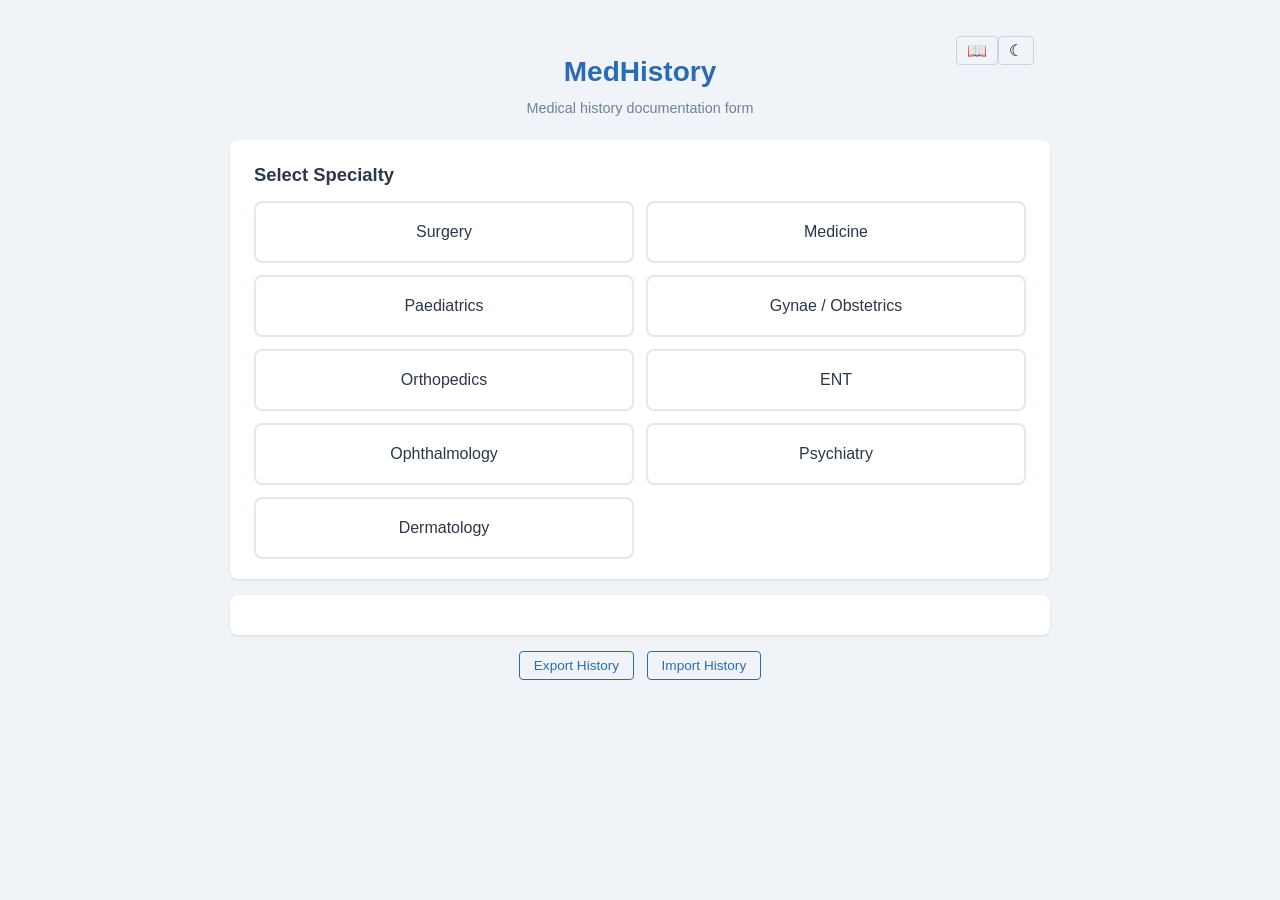
<file: index.html>
<!DOCTYPE html>
<html lang="en">
<head>
<meta charset="UTF-8">
<meta name="viewport" content="width=device-width, initial-scale=1.0">
<title>MedHistory - Medical History Assistant</title>
<link rel="manifest" href="manifest.json">
<meta name="theme-color" content="#2b6cb0">
<link rel="stylesheet" href="css/style.css">
</head>
<body>
<div class="app-container">
<header>
<h1>MedHistory</h1>
<p>Medical history documentation form</p>
<button id="teach-toggle" onclick="toggleTeaching()" style="border:1px solid #cbd5e0;border-radius:4px;padding:4px 10px;font-size:1rem;cursor:pointer;background:transparent;position:absolute;top:16px;right:52px" title="Teaching mode (shows clinical hints)">&#128214;</button>
<button id="dark-toggle" onclick="toggleDarkMode()" style="background:none;border:1px solid #cbd5e0;border-radius:4px;padding:4px 10px;font-size:1rem;cursor:pointer;position:absolute;top:16px;right:16px" title="Toggle dark mode">&#9790;</button>
</header>
<div id="restore-banner" class="card hidden" style="border-left:4px solid #dd6b20;background:#fffaf0"></div>
<div id="specialty-selector" class="card">
<h2>Select Specialty</h2>
<div class="specialty-grid">
<button class="specialty-btn" onclick="startAssessment('surgery')"><span>Surgery</span></button>
<button class="specialty-btn" onclick="startAssessment('medicine')"><span>Medicine</span></button>
<button class="specialty-btn" onclick="startAssessment('paediatric')"><span>Paediatrics</span></button>
<button class="specialty-btn" onclick="startAssessment('gynaeobs')"><span>Gynae / Obstetrics</span></button>
<button class="specialty-btn" onclick="startAssessment('ortho')"><span>Orthopedics</span></button>
<button class="specialty-btn" onclick="startAssessment('ent')"><span>ENT</span></button>
<button class="specialty-btn" onclick="startAssessment('ophthalmology')"><span>Ophthalmology</span></button>
<button class="specialty-btn" onclick="startAssessment('psych')"><span>Psychiatry</span></button>
<button class="specialty-btn" onclick="startAssessment('derm')"><span>Dermatology</span></button>
</div>
</div>
<div id="history-list" class="card"></div>
<div style="text-align:center;margin-bottom:16px">
<button onclick="exportHistory()" style="background:none;border:1px solid #2b6cb0;color:#2b6cb0;border-radius:4px;padding:6px 14px;font-size:.85rem;cursor:pointer;margin-right:8px">Export History</button>
<button onclick="importHistory()" style="background:none;border:1px solid #2b6cb0;color:#2b6cb0;border-radius:4px;padding:6px 14px;font-size:.85rem;cursor:pointer">Import History</button>
</div>
<div id="form-view" class="hidden">
<div class="form-toolbar">
<button onclick="resetApp()" style="background:none;border:none;color:#2b6cb0;font-size:1.2rem;cursor:pointer;padding:0 6px 0 0" title="Back to specialties">&larr;</button>
<div class="toolbar-info">
<span id="toolbar-specialty"></span>
<span id="toolbar-condition" class="toolbar-condition"></span>
</div>
<div id="realtime-clock" class="toolbar-clock"></div>
</div>
<div id="form-content"></div>
</div>
</div>
<script src="js/data/questions.js"></script>
<script src="js/specialties/surgery.js"></script>
<script src="js/specialties/medicine.js"></script>
<script src="js/specialties/paediatric.js"></script>
<script src="js/specialties/gynaeobs.js"></script>
<script src="js/specialties/ortho.js"></script>
<script src="js/specialties/ent.js"></script>
<script src="js/specialties/ophthalmology.js"></script>
<script src="js/specialties/psych.js"></script>
<script src="js/specialties/derm.js"></script>
<script src="js/app.js"></script>
<script>if('serviceWorker' in navigator)navigator.serviceWorker.register('sw.js');
applyDarkMode();
if(localStorage.getItem('medHistory_teaching')==='1'){var tb=document.getElementById('teach-toggle');if(tb){tb.style.background='#dd6b20';tb.style.color='#fff';}}</script>
</body>
</html>
</file>
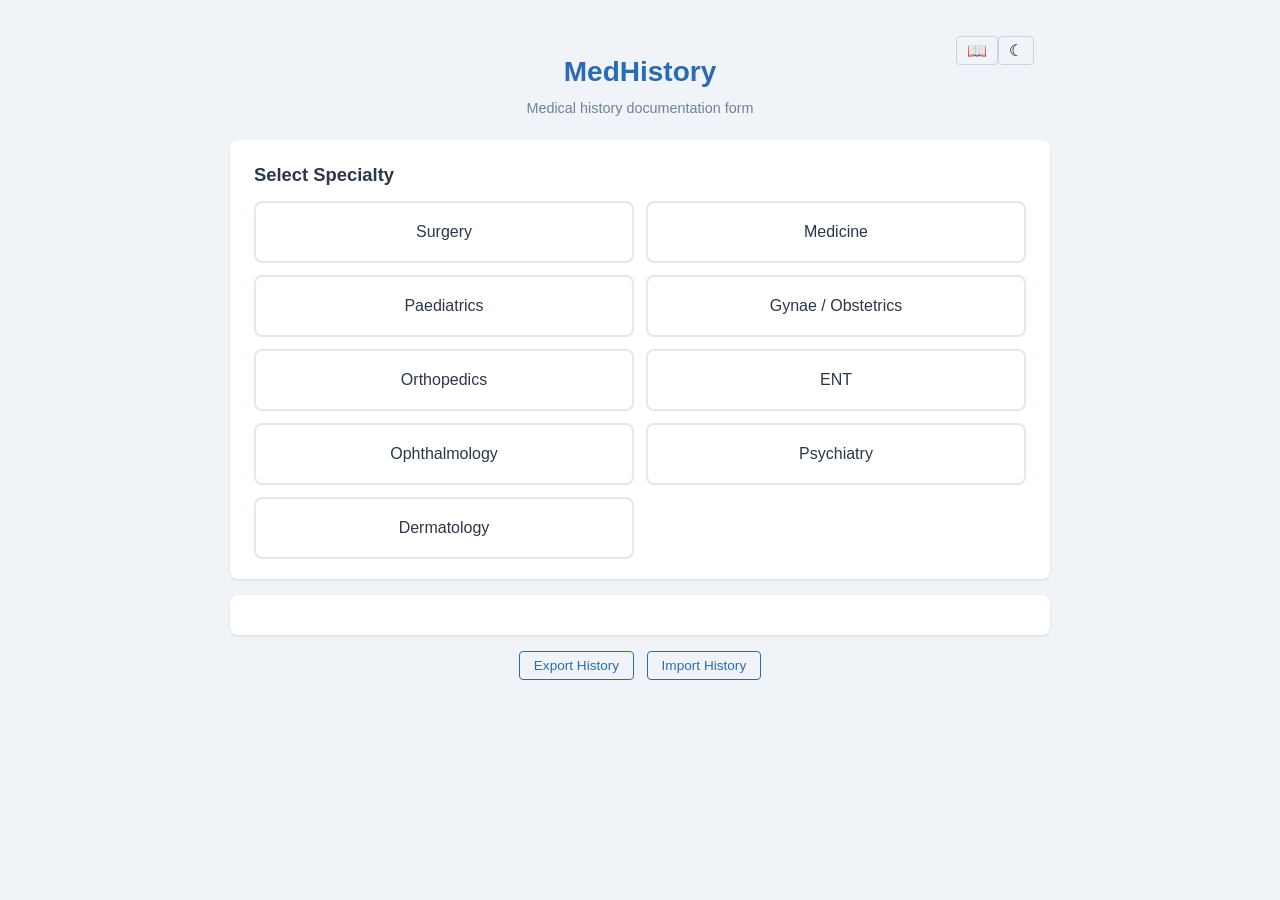
<file: med-history.html>
<!DOCTYPE html>
<html lang="en">
<head>
<meta charset="UTF-8">
<meta name="viewport" content="width=device-width, initial-scale=1.0">
<title>MedHistory - Medical History Assistant</title>
<link rel="manifest" href="manifest.json">
<meta name="theme-color" content="#2b6cb0">
<style>
*{margin:0;padding:0;box-sizing:border-box}
body{font-family:-apple-system,BlinkMacSystemFont,'Segoe UI',Roboto,sans-serif;background:#f0f4f8;color:#1a202c;line-height:1.6}
.app-container{max-width:860px;margin:0 auto;padding:20px}
header{text-align:center;padding:30px 20px 20px;position:relative}
header h1{font-size:1.75rem;color:#2b6cb0;margin-bottom:2px}
header p{color:#718096;font-size:0.9rem}
body.dark-mode{background:#1a202c;color:#e2e8f0}
body.dark-mode .card,body.dark-mode .form-toolbar,body.dark-mode .section-card{background:#2d3748;border-color:#4a5568}
body.dark-mode .card h2,body.dark-mode .section-card .section-title{color:#e2e8f0}
body.dark-mode .section-card{border-left-color:#4299e1}
body.dark-mode .form-group label{color:#cbd5e0}
body.dark-mode .form-group input,body.dark-mode .form-group textarea,body.dark-mode .form-group select{background:#1a202c;border-color:#4a5568;color:#e2e8f0}
body.dark-mode .form-group input:focus,body.dark-mode .form-group textarea:focus,body.dark-mode .form-group select:focus{border-color:#4299e1}
body.dark-mode .specialty-btn{background:#2d3748;border-color:#4a5568;color:#e2e8f0}
body.dark-mode .specialty-btn:hover{border-color:#4299e1;background:#2c5282}
body.dark-mode .history-item{border-color:#4a5568}
body.dark-mode .history-item:hover{background:#2c5282;border-color:#4299e1}
body.dark-mode .toolbar-info{color:#4299e1}
body.dark-mode header h1{color:#4299e1}
body.dark-mode header p{color:#a0aec0}
body.dark-mode .btn-primary{background:#4299e1}
body.dark-mode .btn-primary:hover{background:#2b6cb0}
body.dark-mode .toolbar-clock{color:#a0aec0}
body.dark-mode #restore-banner{background:#2d3748!important;border-left-color:#dd6b20!important}
@media print{body.dark-mode{background:#fff;color:#000}}
.teach-tip{background:#fffbeb;border-left:3px solid #dd6b20;padding:8px 12px;margin-bottom:12px;font-size:.82rem;color:#92400e;border-radius:0 4px 4px 0;line-height:1.5}
.teach-hint{background:#fffbeb;border:1px solid #fde68a;padding:4px 8px;margin-top:4px;font-size:.78rem;color:#92400e;border-radius:4px;line-height:1.4}
body.dark-mode .teach-tip,body.dark-mode .teach-hint{background:#451a03;border-color:#b45309;color:#fde68a}
.card{background:#fff;border-radius:8px;padding:20px 24px;box-shadow:0 1px 3px rgba(0,0,0,0.1);margin-bottom:16px}
.card h2{font-size:1.15rem;margin-bottom:12px;color:#2d3748}
.hidden{display:none!important}
.specialty-grid{display:grid;grid-template-columns:1fr 1fr;gap:12px}
.specialty-btn{display:flex;flex-direction:column;align-items:center;gap:6px;padding:20px 16px;border:2px solid #e2e8f0;border-radius:8px;background:#fff;cursor:pointer;font-size:1rem;color:#2d3748;transition:all .2s}
.specialty-btn:hover{border-color:#2b6cb0;background:#ebf8ff;transform:translateY(-1px);box-shadow:0 3px 10px rgba(43,108,176,.12)}
.form-toolbar{display:flex;justify-content:space-between;align-items:center;flex-wrap:wrap;gap:10px;background:#fff;border:2px solid #2b6cb0;border-radius:8px;padding:12px 20px;margin-bottom:20px;position:sticky;top:8px;z-index:10;box-shadow:0 2px 8px rgba(0,0,0,0.08)}
.toolbar-info{display:flex;flex-direction:column;gap:2px;font-weight:600;color:#2b6cb0;font-size:.95rem}
.toolbar-condition{font-weight:400;color:#48bb78;font-size:.85rem}
.toolbar-clock{font-size:.85rem;color:#4a5568;font-family:'Courier New',monospace;white-space:nowrap;margin-left:auto}

.section-card{background:#fff;border:1px solid #e2e8f0;border-left:4px solid #2b6cb0;border-radius:6px;padding:16px 20px 20px;margin-bottom:14px;page-break-inside:avoid}
.section-card .section-title{font-size:1rem;font-weight:600;color:#2b6cb0;margin-bottom:12px;padding-bottom:6px;border-bottom:1px solid #e2e8f0}
.section-card .section-number{display:inline-block;background:#2b6cb0;color:#fff;width:20px;height:20px;border-radius:50%;text-align:center;font-size:.7rem;line-height:20px;margin-right:8px;flex-shrink:0}
.form-group{margin-bottom:12px}
.form-group label{display:block;font-weight:600;margin-bottom:4px;color:#2d3748;font-size:.85rem}
.form-group .hint{font-size:.75rem;color:#718096;margin-bottom:4px}
.form-group input,.form-group textarea,.form-group select{width:100%;padding:8px 10px;border:1px solid #d0d7de;border-radius:6px;font-size:.9rem;font-family:inherit;transition:border-color .2s;background:#fff}
.form-group input:focus,.form-group textarea:focus,.form-group select:focus{outline:none;border-color:#2b6cb0;box-shadow:0 0 0 2px rgba(43,108,176,.15)}
.form-group textarea{resize:vertical;min-height:60px}
.form-group input[type=checkbox],.form-group input[type=radio]{width:auto;margin-right:6px}
.checkbox-group,.radio-group{display:flex;flex-wrap:wrap;gap:4px 16px}
.checkbox-group label,.radio-group label{display:flex;align-items:center;font-weight:400;cursor:pointer;font-size:.85rem;padding:3px 0}
.grid-2{display:grid;grid-template-columns:1fr 1fr;gap:10px 20px}
.grid-3{display:grid;grid-template-columns:1fr 1fr 1fr;gap:10px 16px}
.col-span-2{grid-column:span 2}
.col-span-3{grid-column:span 3}
.btn{padding:10px 20px;border:none;border-radius:6px;font-size:.9rem;font-weight:600;cursor:pointer;transition:all .2s}
.btn-primary{background:#2b6cb0;color:#fff}
.btn-primary:hover{background:#1a4d7a}
.btn-secondary{background:#e2e8f0;color:#4a5568}
.btn-secondary:hover{background:#cbd5e0}
.history-item{padding:10px 14px;border:1px solid #e2e8f0;border-radius:6px;margin-bottom:6px;cursor:pointer;transition:all .15s}
.history-item:hover{background:#ebf8ff;border-color:#2b6cb0}
@media print{body{background:#fff}#specialty-selector,.form-toolbar,.specialty-btn,#history-list,#restore-banner{display:none!important}header p{display:none}.app-container{padding:0;max-width:100%}.section-card{border:1px solid #ddd;page-break-inside:avoid}.section-card[data-print-empty]{display:none!important}.form-group input,.form-group textarea,.form-group select{border:none;border-bottom:1px solid #ddd}}
@media(max-width:600px){.specialty-grid{grid-template-columns:1fr}.app-container{padding:10px}header h1{font-size:1.4rem}.form-toolbar{flex-direction:column;align-items:flex-start;position:static}.grid-2,.grid-3{grid-template-columns:1fr}.col-span-2,.col-span-3{grid-column:span 1}.section-card{padding:12px 14px 16px}}
</style>
</head>
<body>
<div class="app-container">
<header>
<h1>MedHistory</h1>
<p>Medical history documentation form</p>
<button id="teach-toggle" onclick="toggleTeaching()" style="border:1px solid #cbd5e0;border-radius:4px;padding:4px 10px;font-size:1rem;cursor:pointer;background:transparent;position:absolute;top:16px;right:52px" title="Teaching mode (shows clinical hints)">&#128214;</button>
<button id="dark-toggle" onclick="toggleDarkMode()" style="background:none;border:1px solid #cbd5e0;border-radius:4px;padding:4px 10px;font-size:1rem;cursor:pointer;position:absolute;top:16px;right:16px" title="Toggle dark mode">&#9790;</button>
</header>
<div id="restore-banner" class="card hidden" style="border-left:4px solid #dd6b20;background:#fffaf0"></div>
<div id="specialty-selector" class="card">
<h2>Select Specialty</h2>
<div class="specialty-grid">
<button class="specialty-btn" onclick="startAssessment('surgery')"><span>Surgery</span></button>
<button class="specialty-btn" onclick="startAssessment('medicine')"><span>Medicine</span></button>
<button class="specialty-btn" onclick="startAssessment('paediatric')"><span>Paediatrics</span></button>
<button class="specialty-btn" onclick="startAssessment('gynaeobs')"><span>Gynae / Obstetrics</span></button>
<button class="specialty-btn" onclick="startAssessment('ortho')"><span>Orthopedics</span></button>
<button class="specialty-btn" onclick="startAssessment('ent')"><span>ENT</span></button>
<button class="specialty-btn" onclick="startAssessment('ophthalmology')"><span>Ophthalmology</span></button>
<button class="specialty-btn" onclick="startAssessment('psych')"><span>Psychiatry</span></button>
<button class="specialty-btn" onclick="startAssessment('derm')"><span>Dermatology</span></button>
</div>
</div>
<div id="history-list" class="card"></div>
<div style="text-align:center;margin-bottom:16px">
<button onclick="exportHistory()" style="background:none;border:1px solid #2b6cb0;color:#2b6cb0;border-radius:4px;padding:6px 14px;font-size:.85rem;cursor:pointer;margin-right:8px">Export History</button>
<button onclick="importHistory()" style="background:none;border:1px solid #2b6cb0;color:#2b6cb0;border-radius:4px;padding:6px 14px;font-size:.85rem;cursor:pointer">Import History</button>
</div>
<div id="form-view" class="hidden">
<div class="form-toolbar">
<button onclick="resetApp()" style="background:none;border:none;color:#2b6cb0;font-size:1.2rem;cursor:pointer;padding:0 6px 0 0" title="Back to specialties">&larr;</button>
<div class="toolbar-info">
<span id="toolbar-specialty"></span>
<span id="toolbar-condition" class="toolbar-condition"></span>
</div>
<div id="realtime-clock" class="toolbar-clock"></div>
</div>
<div id="form-content"></div>
</div>
</div>
<script>
// == BASE STEPS ==
const BASE_STEPS = [
  {
    id: 'patient-info',
    title: 'Patient Information',
    fields: [
      { id: 'name', label: 'Full Name', type: 'text', required: true },
      { id: 'age', label: 'Age', type: 'number', required: true },
      { id: 'gender', label: 'Gender', type: 'select', options: ['Male', 'Female', 'Other'], required: true },
      { id: 'occupation', label: 'Occupation', type: 'text' },
      { id: 'contact', label: 'Contact Number', type: 'tel' },
      { id: 'address', label: 'Address', type: 'textarea' },
      { id: 'admitted_via', label: 'Admitted via', type: 'select', options: ['OPD', 'Emergency', 'Referral', 'Ward Transfer', 'Elective Admission', 'Other'] },
      { id: 'admission_datetime', label: 'Date & Time of Admission', type: 'datetime-local' }
    ]
  },
  {
    id: 'chief-complaint',
    title: 'Chief Complaint',
    complaintBuilder: true,
    description: 'Add presenting complaints with duration. Select a complaint type and fill its specific history details.'
  },
  {
    id: 'pmh',
    title: 'Past Medical History',
    fields: [
      { id: 'chronic_dz', label: 'Chronic diseases (DM, HTN, Asthma, etc.)', type: 'textarea' },
      { id: 'hospitalizations', label: 'Previous hospitalizations', type: 'textarea' },
      { id: 'surgeries', label: 'Previous surgeries', type: 'textarea' },
      { id: 'blood_transfusion', label: 'Blood transfusion history', type: 'text' },
      { id: 'allergies', label: 'Allergies (drugs, food, etc.)', type: 'textarea' },
      { id: 'vaccinations', label: 'Vaccination status', type: 'textarea' }
    ]
  },
  {
    id: 'drug-history',
    title: 'Drug History',
    fields: [
      { id: 'current_meds', label: 'Current medications (name, dose, frequency)', type: 'textarea' },
      { id: 'otc_meds', label: 'Over-the-counter / herbal medications', type: 'textarea' },
      { id: 'adverse_drug', label: 'Previous adverse drug reactions', type: 'textarea' },
      { id: 'adherence', label: 'Medication adherence', type: 'select',
        options: ['Always', 'Sometimes', 'Rarely', 'Never'] }
    ]
  },
  {
    id: 'family-history',
    title: 'Family History',
    fields: [
      { id: 'family_dz', label: 'Family diseases (DM, HTN, Cancer, etc.)', type: 'textarea' },
      { id: 'genetic_disorders', label: 'Genetic / hereditary disorders', type: 'textarea' },
      { id: 'family_mental', label: 'Family psychiatric history', type: 'textarea' }
    ]
  },
  {
    id: 'social-history',
    title: 'Social & Socioeconomic History',
    fields: [
      { id: 'smoking', label: 'Smoking status', type: 'select',
        options: ['Never', 'Former', 'Current'] },
      { id: 'alcohol', label: 'Alcohol consumption', type: 'select',
        options: ['Never', 'Occasional', 'Regular'] },
      { id: 'substance_use', label: 'Recreational drug use', type: 'textarea' },
      { id: 'diet', label: 'Diet / nutrition', type: 'textarea' },
      { id: 'exercise', label: 'Exercise habits', type: 'text' },
      { id: 'living_situation', label: 'Living situation', type: 'textarea' },
      { id: 'home_type', label: 'Home type', type: 'select',
        options: ['Pucca (brick)', 'Semi-pucca', 'Kacha (mud)', 'Apartment', 'Other'] },
      { id: 'water_source', label: 'Water source', type: 'select',
        options: ['Tap (filtered)', 'Tap (unfiltered)', 'Well / Borehole', 'Bottled', 'Tanker', 'Other'] },
      { id: 'sanitation', label: 'Sanitation / toilet type', type: 'select',
        options: ['Flush toilet', 'Pit latrine', 'Open defecation', 'Other'] },
      { id: 'pets', label: 'Pets at home', type: 'select', options: ['Yes', 'No'] },
      { id: 'occupational_hazards', label: 'Occupational hazards / exposures', type: 'textarea' },
      { id: 'travel_history', label: 'Recent travel history', type: 'textarea' }
    ]
  },
  {
    id: 'review-systems',
    title: 'Review of Systems',
    fields: [
      { id: 'general_symptoms', label: 'General', type: 'checkbox',
        options: ['Fever', 'Weight loss', 'Fatigue', 'Night sweats', 'Loss of appetite', 'Malaise', 'None'] },
      { id: 'respiratory', label: 'Respiratory', type: 'checkbox',
        options: ['Cough', 'SOB', 'Chest pain', 'Wheeze', 'Hemoptysis', 'Sputum production', 'None'] },
      { id: 'cardiovascular', label: 'Cardiovascular', type: 'checkbox',
        options: ['Chest pain', 'Palpitations', 'Edema', 'SOB on exertion', 'Orthopnea', 'PND', 'Cyanosis', 'None'] },
      { id: 'gastrointestinal', label: 'Gastrointestinal', type: 'checkbox',
        options: ['Nausea', 'Vomiting', 'Diarrhea', 'Constipation', 'Blood in stool', 'Abdominal pain', 'Jaundice', 'Dysphagia', 'Heartburn', 'None'] },
      { id: 'neurological', label: 'Neurological', type: 'checkbox',
        options: ['Headache', 'Dizziness', 'Weakness', 'Numbness', 'Tremors', 'Seizures', 'Loss of consciousness', 'Visual changes', 'None'] },
      { id: 'musculoskeletal', label: 'Musculoskeletal', type: 'checkbox',
        options: ['Joint pain', 'Joint swelling', 'Stiffness', 'Muscle pain', 'Back pain', 'Limited mobility', 'None'] },
      { id: 'genitourinary', label: 'Genitourinary', type: 'checkbox',
        options: ['Dysuria', 'Frequency', 'Urgency', 'Nocturia', 'Hematuria', 'Discharge', 'Incontinence', 'None'] },
      { id: 'dermatological', label: 'Dermatological', type: 'checkbox',
        options: ['Rash', 'Itching', 'Lesions', 'Hair loss', 'Nail changes', 'Dry skin', 'None'] },
      { id: 'endocrine', label: 'Endocrine', type: 'checkbox',
        options: ['Heat/cold intolerance', 'Weight change', 'Excessive thirst', 'Excessive urination', 'Fatigue', 'None'] },
      { id: 'ros_other', label: 'Other symptoms not listed', type: 'textarea' }
    ]
  },
  {
    id: 'physical-exam',
    title: 'Physical Examination Findings',
    fields: [
      { id: 'vitals_bp', label: 'Blood Pressure', type: 'text', hint: 'e.g. 120/80' },
      { id: 'vitals_hr', label: 'Heart Rate', type: 'number' },
      { id: 'vitals_rr', label: 'Respiratory Rate', type: 'number' },
      { id: 'vitals_temp', label: 'Temperature (°C)', type: 'text' },
      { id: 'vitals_o2', label: 'O2 Saturation (%)', type: 'number' },
      { id: 'gen_exam', label: 'General examination findings', type: 'textarea' },
      { id: 'system_exam', label: 'System-specific examination findings', type: 'textarea' }
    ]
  },
  {
    id: 'assessment-plan',
    title: 'Assessment & Plan',
    fields: [
      { id: 'differential', label: 'Differential diagnoses', type: 'textarea' },
      { id: 'investigations', label: 'Investigations ordered / needed', type: 'textarea' },
      { id: 'treatment_plan', label: 'Treatment plan', type: 'textarea' },
      { id: 'referral', label: 'Referral needed?', type: 'text' },
      { id: 'follow_up', label: 'Follow-up plan', type: 'textarea' },
      { id: 'clinician_name', label: 'Clinician name', type: 'text' },
      { id: 'date', label: 'Date', type: 'date' }
    ]
  },
  {
    id: 'diagnosis',
    title: 'Diagnosis',
    fields: [
      { id: 'dx_primary', label: 'Primary diagnosis', type: 'text' },
      { id: 'dx_differentials', label: 'Differential diagnoses', type: 'textarea' },
      { id: 'dx_icd', label: 'ICD-11 code', type: 'text', hint: 'e.g. 4A00.0 for T1DM' },
      { id: 'dx_certainty', label: 'Diagnostic certainty', type: 'select', options: ['Confirmed', 'Probable', 'Possible', 'Suspected', 'Rule out'] },
      { id: 'dx_basis', label: 'Basis of diagnosis', type: 'checkbox', options: ['Clinical', 'Laboratory', 'Imaging', 'Histopathology', 'Endoscopy', 'Surgical findings', 'Response to treatment'] },
      { id: 'dx_notes', label: 'Additional diagnostic notes', type: 'textarea' }
    ]
  },
  {
    id: 'medications-allergies',
    title: 'Medications & Allergies',
    fields: [
      { id: 'med_current_list', label: 'Current medications (name, dose, route, frequency)', type: 'textarea' },
      { id: 'med_recent_changes', label: 'Recent medication changes', type: 'textarea' },
      { id: 'med_iv', label: 'IV fluids / parenteral therapy', type: 'text' },
      { id: 'allergy_drugs', label: 'Drug allergies', type: 'textarea', hint: 'Drug name and reaction type' },
      { id: 'allergy_food', label: 'Food allergies', type: 'textarea' },
      { id: 'allergy_environmental', label: 'Environmental allergies', type: 'textarea' },
      { id: 'allergy_other', label: 'Other allergies / intolerances', type: 'textarea' },
      { id: 'adverse_reactions', label: 'Previous adverse drug reactions', type: 'textarea' }
    ]
  }
];
const COMPLAINTS = {
  'Fever': [
    { id: 'fever_duration', label: 'Duration of fever', type: 'text', hint: 'e.g. 3 days, intermittent for 1 week' },
    { id: 'fever_pattern', label: 'Pattern', type: 'select', options: ['Continuous', 'Intermittent', 'Remittent', 'Relapsing', 'Undulant'] },
    { id: 'fever_grade', label: 'Grade', type: 'select', options: ['Low grade (<38°C)', 'Moderate (38-39°C)', 'High grade (39-40°C)', 'Pyrexial (>40°C)'] },
    { id: 'fever_assoc', label: 'Associated symptoms', type: 'checkbox', options: ['Chills', 'Rigors', 'Night sweats', 'Rash', 'Myalgia', 'Arthralgia', 'Headache', 'Photophobia'] },
    { id: 'fever_response', label: 'Response to antipyretics', type: 'select', options: ['Good', 'Partial', 'Poor', 'Not used'] }
  ],
  'Vomiting': [
    { id: 'vomiting_freq', label: 'Frequency', type: 'text', hint: 'Times per day / total episodes' },
    { id: 'vomiting_content', label: 'Content', type: 'select', options: ['Undigested food', 'Partially digested food', 'Bilious (green/yellow)', 'Bloody (hematemesis)', 'Coffee-ground', 'Feculent', 'Projectile'] },
    { id: 'vomiting_timing', label: 'Relation to meals', type: 'select', options: ['Before meals', 'Immediately after meals', '30-60 min after meals', 'Unrelated to meals', 'On waking'] },
    { id: 'vomiting_assoc', label: 'Associated features', type: 'checkbox', options: ['Nausea', 'Retching', 'Epigastric pain', 'Dizziness', 'Headache', 'Diarrhea', 'Fever', 'Weight loss'] },
    { id: 'vomiting_relief', label: 'Relieving factors', type: 'text' }
  ],
  'Pain': [
    { id: 'pain_site', label: 'Site', type: 'text', hint: 'Anatomical location' },
    { id: 'pain_quality', label: 'Quality', type: 'select', options: ['Sharp/stabbing', 'Dull/aching', 'Burning', 'Colicky', 'Throbbing', 'Tearing', 'Cramping', 'Pressure'] },
    { id: 'pain_radiation', label: 'Radiation', type: 'text', hint: 'Does it travel anywhere?' },
    { id: 'pain_severity', label: 'Severity (1-10)', type: 'number' },
    { id: 'pain_aggravating', label: 'Aggravating factors', type: 'text', hint: 'What makes it worse?' },
    { id: 'pain_relieving', label: 'Relieving factors', type: 'text', hint: 'What makes it better?' },
    { id: 'pain_assoc', label: 'Associated symptoms', type: 'checkbox', options: ['Nausea', 'Vomiting', 'Fever', 'Sweating', 'Palpitations', 'SOB', 'Dizziness'] }
  ],
  'Cough': [
    { id: 'cough_type', label: 'Type', type: 'select', options: ['Dry', 'Productive', 'Paroxysmal', 'Barking', 'Whooping', 'Nocturnal'] },
    { id: 'cough_sputum', label: 'Sputum', type: 'select', options: ['None (dry)', 'Clear/mucoid', 'Yellow/green', 'Blood-streaked', 'Rusty', 'Frothy/pink', 'Purulent'] },
    { id: 'cough_sputum_vol', label: 'Sputum volume', type: 'select', options: ['Scanty', 'Moderate', 'Copious'] },
    { id: 'cough_timing', label: 'Timing', type: 'select', options: ['Morning', 'Night', 'Throughout day', 'After meals', 'On exertion'] },
    { id: 'cough_assoc', label: 'Associated symptoms', type: 'checkbox', options: ['Fever', 'SOB', 'Chest pain', 'Hemoptysis', 'Wheeze', 'Sore throat', 'Rhinorrhea', 'Weight loss'] }
  ],
  'Headache': [
    { id: 'ha_site', label: 'Site', type: 'select', options: ['Frontal', 'Temporal', 'Occipital', 'Vertex', 'Diffuse', 'Unilateral', 'Bilateral', 'Behind eyes'] },
    { id: 'ha_quality', label: 'Quality', type: 'select', options: ['Throbbing/pulsating', 'Tension/band-like', 'Sharp/stabbing', 'Dull/aching', 'Pressure'] },
    { id: 'ha_onset', label: 'Onset of each episode', type: 'select', options: ['Sudden', 'Gradual', 'Thunderclap'] },
    { id: 'ha_duration', label: 'Episode duration', type: 'select', options: ['Minutes', 'Hours', 'Days', 'Continuous'] },
    { id: 'ha_assoc', label: 'Associated symptoms', type: 'checkbox', options: ['Nausea', 'Vomiting', 'Photophobia', 'Phonophobia', 'Aura', 'Visual changes', 'Neck stiffness', 'Fever'] },
    { id: 'ha_aggravating', label: 'Aggravating factors', type: 'text' },
    { id: 'ha_relieving', label: 'Relieving factors', type: 'text' }
  ],
  'Diarrhea': [
    { id: 'diarrhea_freq', label: 'Frequency', type: 'text', hint: 'Stools per day' },
    { id: 'diarrhea_consistency', label: 'Consistency', type: 'select', options: ['Watery', 'Loose', 'Semisolid', 'Bloody/dysenteric', 'Mucoid', 'Rice-watery'] },
    { id: 'diarrhea_blood', label: 'Blood in stool', type: 'select', options: ['None', 'Fresh blood', 'Dark blood/melena', 'Occult'] },
    { id: 'diarrhea_tenesmus', label: 'Tenesmus', type: 'select', options: ['Yes', 'No'] },
    { id: 'diarrhea_assoc', label: 'Associated symptoms', type: 'checkbox', options: ['Abdominal pain', 'Vomiting', 'Fever', 'Urgency', 'Dehydration', 'Weight loss'] },
    { id: 'diarrhea_exposure', label: 'Recent food/water exposure', type: 'textarea' }
  ],
  'Constipation': [
    { id: 'constipation_freq', label: 'Bowel frequency', type: 'text', hint: 'Stools per week' },
    { id: 'constipation_dur', label: 'Duration', type: 'text' },
    { id: 'constipation_stool', label: 'Stool consistency', type: 'select', options: ['Hard/lumpy', 'Pellet-like', 'Difficult to pass', 'Requires straining'] },
    { id: 'constipation_lax', label: 'Laxative use', type: 'text' },
    { id: 'constipation_assoc', label: 'Associated symptoms', type: 'checkbox', options: ['Abdominal distension', 'Pain', 'Bloating', 'Nausea', 'Blood with stool', 'Weight loss'] },
    { id: 'constipation_diet', label: 'Dietary fiber intake', type: 'select', options: ['Poor', 'Adequate', 'High'] }
  ],
  'SOB / Dyspnea': [
    { id: 'sob_onset', label: 'Onset', type: 'select', options: ['Sudden', 'Gradual', 'Acute on chronic'] },
    { id: 'sob_mrc', label: 'MRC Dyspnea Grade', type: 'select', options: ['Grade 1 (strenuous exercise)', 'Grade 2 (hurrying on level)', 'Grade 3 (walking with peers)', 'Grade 4 (stops after 100m)', 'Grade 5 (at rest)'] },
    { id: 'sob_position', label: 'Relation to position', type: 'select', options: ['Orthopnea', 'PND', 'No positional change'] },
    { id: 'sob_nocturnal', label: 'Nocturnal symptoms', type: 'select', options: ['PND', 'Wheeze', 'Cough', 'None'] },
    { id: 'sob_assoc', label: 'Associated symptoms', type: 'checkbox', options: ['Chest pain', 'Palpitations', 'Cough', 'Wheeze', 'Cyanosis', 'Leg swelling', 'Fever'] }
  ],
  'Jaundice': [
    { id: 'jaundice_onset', label: 'Onset', type: 'select', options: ['Sudden', 'Gradual'] },
    { id: 'jaundice_urine', label: 'Urine color', type: 'select', options: ['Normal', 'Dark (cola-colored)', 'Orange'] },
    { id: 'jaundice_stool', label: 'Stool color', type: 'select', options: ['Brown (normal)', 'Pale/clay-colored', 'Variable'] },
    { id: 'jaundice_pruritus', label: 'Pruritus', type: 'select', options: ['Yes', 'No'] },
    { id: 'jaundice_assoc', label: 'Associated symptoms', type: 'checkbox', options: ['Fever', 'Pain abdomen', 'Nausea', 'Weight loss', 'Easy bruising', 'Bleeding'] },
    { id: 'jaundice_risk', label: 'Risk factors', type: 'checkbox', options: ['Alcohol use', 'Blood transfusion', 'IV drug use', 'Travel', 'Hepatotoxic drugs', 'Family history'] }
  ]
};
const TEACHING={sections:{'patient-info':'Start with demographics. Age, gender, and occupation guide differential diagnosis.','chief-complaint':'Use OLD CARTS: Onset, Location, Duration, Character, Aggravating/Associating factors, Relieving factors, Timing, Severity. Document each complaint in the patient\'s own words.','pmh':'Always screen for DM, HTN, asthma/COPD, TB, jaundice, surgeries. Comorbidities directly affect management and prognosis.','drug-history':'Ask about prescription, OTC, and herbal medications. Poor adherence is common.','family-history':'Ask about DM, HTN, IHD, cancers, mental illness, autoimmune diseases in first-degree relatives.','social-history':'Smoking (pack-years), alcohol (units/week), substance use, occupation, living conditions, travel.','review-systems':'Systematic screening for symptoms patient did not mention. Start general, then each system. Document negatives too.','physical-exam':'Vitals first: BP, HR, RR, Temp, SpO2. Then general exam, then targeted system exam.','assessment-plan':'Synthesize history + exam into a problem list. List differentials in order of likelihood.','diagnosis':'Document primary diagnosis, differentials, and certainty. ICD-11 coding standardizes records.','medications-allergies':'Drug allergies are a leading cause of adverse events. Ask about specific reaction type (rash, anaphylaxis).','clinical-scores':'Scoring tools provide objective risk stratification for admission decisions and treatment planning.'},
fields:{fever_duration:'Acute < 2 weeks (infection, drug fever). Chronic > 2 weeks (TB, lymphoma, CTD, malignancy).',fever_pattern:'Continuous = lobar pneumonia, typhoid, UTI. Intermittent = malaria, abscess, lymphoma. Remittent = viral. Relapsing = brucellosis, malaria.',fever_grade:'Low grade: TB, occult infection. High grade: bacterial infection, malaria.',cough_type:'Dry: viral, asthma, ILD, ACE-I. Productive: infection, COPD. Paroxysmal: pertussis, asthma.',cough_sputum:'Clear/mucoid: viral, asthma. Yellow/green: bacterial. Rusty: pneumococcal. Frothy pink: pulmonary edema. Blood-streaked: TB, malignancy, bronchiectasis.',pain_site:'Anatomical location guides differential. Use dermatomes for referred pain.',pain_quality:'Colicky: hollow viscus (stone, obstruction). Burning: GERD, peptic. Tearing: aortic dissection. Throbbing: vascular (migraine, abscess).',pain_severity:'1-3 mild, 4-6 moderate, 7-10 severe. Severe pain with normal vitals suggests drug-seeking behavior.',diarrhea_freq:'> 3 loose stools/day. Acute < 2 weeks (infectious). Chronic > 4 weeks (IBD, IBS, malabsorption).',diarrhea_consistency:'Watery: enterotoxin (cholera, ETEC). Bloody/dysenteric: Shigella, Campylobacter, IBD. Rice-watery: cholera.',vomiting_content:'Bilious: obstruction beyond ampulla. Coffee-ground: upper GI bleed. Feculent: distal obstruction. Projectile: increased ICP, pyloric stenosis.',ha_site:'Frontal: sinusitis, tension. Temporal: migraine, temporal arteritis (>50). Occipital: hypertension, cervicogenic. Unilateral: migraine, cluster.',ha_quality:'Throbbing: migraine, fever. Band-like: tension. Thunderclap: SAH, RCVS.',sob_mrc:'Grade 2+ indicates significant impairment. Grade 4-5: severe limitation, investigate urgently.',jaundice_urine:'Dark urine appears before jaundice in hepatitis. Pale stool suggests obstructive jaundice.',vitals_bp:'Normal < 120/80. Hypertension: > 130/80. Hypotension: < 90/60. MAP target > 65 in sepsis.',vitals_hr:'Normal 60-100. Tachycardia: fever, pain, PE, sepsis, dehydration, arrhythmia. Bradycardia: athlete, beta-blocker, heart block, increased ICP.',vitals_temp:'Normal 36.5-37.5 C. Fever > 38.3. Hypothermia < 35.0 C (sepsis, exposure, myxedema).',selected_condition:'Select a condition to get disease-specific history questions tailored to clinical context.'},
differentials:{Fever:['Infectious (viral, bacterial, fungal, parasitic)','Inflammatory/Autoimmune (SLE, Stills, vasculitis)','Neoplastic (lymphoma, leukemia, RCC)','Drug fever','Endocrine (thyroid storm, pheochromocytoma)','Factitious / Psychogenic'],Cough:['UPPER: sinusitis, post-nasal drip','LOWER: bronchitis, pneumonia, COPD, asthma','OTHER: GERD, ACE-I, ILD, TB, lung cancer, heart failure'],Pain:['Somatic (skin, muscle, bone) — well-localized','Visceral (organ) — vague, referred','Neuropathic (nerve) — burning, shooting','Referred pain — distant from source but same dermatome'],Headache:['Primary: migraine, tension, cluster, TACs','Secondary: sinusitis, meningitis, SAH, tumor, temporal arteritis (>50)','Red flags (SNOOP4): Systemic, Neurologic, Onset thunderclap, Older >50, Progression, Precipitated by Valsalva, Postural'],Diarrhea:['Acute: viral (rotavirus, norovirus), bacterial (E. coli, Shigella, Campylobacter), parasitic (Giardia)','Chronic: IBS, IBD (Crohns, UC), malabsorption (celiac), microscopic colitis','Antibiotic-associated: C. difficile'],Vomiting:['GI: gastritis, pancreatitis, obstruction, hepatitis','CNS: increased ICP, migraine, vestibular, meningitis','Metabolic: DKA, uremia, hypercalcemia, pregnancy','Drugs: chemotherapy, opioids, NSAIDs'],'SOB / Dyspnea':['Respiratory: asthma, COPD, pneumonia, PE, pneumothorax','Cardiac: heart failure (left), ischemia, pericarditis','Metabolic: acidosis (DKA, sepsis)','Anxiety: panic attack','Anemia'],Constipation:['Primary: idiopathic, IBS-C, slow transit','Secondary: hypothyroidism, hypercalcemia, diabetes, Parkinsons','Drugs: opioids, CCBs, iron, anticholinergics','Red flags: blood, weight loss, FHx colon cancer, age > 50 new onset'],Jaundice:['PRE-hepatic: hemolysis (unconjugated)','HEPATIC: hepatitis (viral, alcoholic, drug), cirrhosis (conjugated)','POST-hepatic: obstruction (stone, stricture, tumor) (conjugated)']}};

// == SURGERY ==
const SURGERY_QUESTIONS = [
  {
    id: 'surgical-history',
    title: 'Surgical History',
    fields: [
      { id: 'surg_previous', label: 'Previous surgeries (type, date, hospital, surgeon)', type: 'textarea' },
      { id: 'surg_anesthesia', label: 'Previous anesthesia — type and any complications', type: 'textarea' },
      { id: 'surg_family_anesthesia', label: 'Family history of anesthesia complications (e.g. malignant hyperthermia)', type: 'select',
        options: ['No', 'Yes', 'Unknown'] }
    ]
  },
  {
    id: 'surgical-risk',
    title: 'Perioperative Risk Assessment',
    fields: [
      { id: 'surg_bleeding', label: 'Bleeding risk', type: 'checkbox',
        options: ['On anticoagulants', 'Easy bruising', 'Prolonged bleeding', 'Liver disease', 'Hemophilia', 'None'] },
      { id: 'surg_bleeding_inr', label: 'INR / Coagulation profile (if known)', type: 'text' },
      { id: 'surg_cardiac_risk', label: 'Cardiac risk', type: 'checkbox',
        options: ['CAD', 'CHF', 'Arrhythmia', 'Valvular disease', 'Pacemaker/ICD', 'None'] },
      { id: 'surg_pulmonary_risk', label: 'Pulmonary risk', type: 'checkbox',
        options: ['COPD', 'Asthma', 'OSA', 'Current smoker', 'None'] },
      { id: 'surg_dvt_risk', label: 'DVT / PE risk factors', type: 'checkbox',
        options: ['Prior DVT/PE', 'Malignancy', 'Obesity', 'Pregnancy', 'OCP/HRT', 'Prolonged immobility', 'None'] },
      { id: 'surg_renal_risk', label: 'Renal risk', type: 'checkbox',
        options: ['CKD', 'Dialysis', 'Electrolyte abnormality', 'None'] },
      { id: 'surg_diabetes', label: 'Diabetes status', type: 'select',
        options: ['No', 'Type 1', 'Type 2', 'Pre-diabetic'] },
      { id: 'surg_fasting', label: 'Fasting status / NBM since', type: 'text', hint: 'Time of last meal' },
      { id: 'surg_implants', label: 'Any implants / prosthesis / metal / pacemaker?', type: 'textarea' },
      { id: 'surg_allergies', label: 'Allergies — antibiotics, latex, contrast, antiseptics', type: 'textarea' }
    ]
  },
  {
    id: 'surgical-specific',
    title: 'Surgical-Specific Presenting History',
    fields: [
      { id: 'surg_bowel', label: 'Bowel function — last bowel movement, stool character, blood', type: 'textarea' },
      { id: 'surg_bladder', label: 'Bladder function — last void, catheter, urinary symptoms', type: 'textarea' },
      { id: 'surg_menstrual', label: 'Menstrual / pregnancy status (if female)', type: 'text',
        hint: 'LMP, possibility of pregnancy' },
      { id: 'surg_breast', label: 'Breast symptoms (if applicable)', type: 'textarea' },
      { id: 'surg_neurovascular', label: 'Neurovascular status of limb (if applicable)', type: 'textarea',
        hint: 'Color, warmth, pulses, sensation, movement' },
      { id: 'surg_wound', label: 'Wound healing history / keloid formation', type: 'select',
        options: ['Normal', 'Delayed healing', 'Keloid / hypertrophic scar', 'Unknown'] }
    ]
  },
  {
    id: 'wound-assessment',
    title: 'Wound / Lesion Assessment',
    fields: [
      { id: 'wound_type', label: 'Type of wound / lesion', type: 'select',
        options: ['Laceration', 'Incision', 'Ulcer', 'Abscess', 'Mass / Tumor', 'Burn', 'Fracture-related', 'Other'] },
      { id: 'wound_cause', label: 'Cause / mechanism', type: 'textarea' },
      { id: 'wound_age', label: 'How old is the wound / when did it start?', type: 'text' },
      { id: 'wound_size', label: 'Size (cm) — length x width x depth', type: 'text' },
      { id: 'wound_depth', label: 'Depth / layers involved', type: 'select',
        options: ['Superficial (epidermis)', 'Partial thickness (dermis)', 'Full thickness (subcutis)', 'Deep (muscle/bone)', 'Through and through'] },
      { id: 'wound_edge', label: 'Edge / margin characteristics', type: 'textarea' },
      { id: 'wound_base', label: 'Base / bed characteristics', type: 'textarea',
        hint: 'Granulation, slough, necrotic, bleeding' },
      { id: 'wound_discharge', label: 'Discharge / exudate', type: 'select',
        options: ['None', 'Serous', 'Purulent', 'Sanguinous', 'Serosanguinous', 'Foul-smelling'] },
      { id: 'wound_surrounding', label: 'Surrounding skin (erythema, edema, warmth, induration)', type: 'textarea' },
      { id: 'wound_pain', label: 'Pain at wound site (1-10)', type: 'number', attrs: { min: 0, max: 10 } },
      { id: 'wound_signs_infection', label: 'Signs of infection', type: 'checkbox',
        options: ['Erythema', 'Warmth', 'Swelling', 'Purulent discharge', 'Fever', 'Lymphangitis', 'None'] },
      { id: 'wound_imaging', label: 'Imaging findings (if done)', type: 'textarea' },
      { id: 'wound_management', label: 'Wound management so far', type: 'textarea' }
    ]
  }
];

const SURGERY_DISEASES = {
  'acute_abdomen': [
    { id: 'surg-aa-presentation', title: 'Acute Abdomen — Presentation', fields: [
      { id: 'aa_pain_onset', label: 'Pain onset', type: 'select', options: ['Sudden', 'Gradual', 'Intermittent'] },
      { id: 'aa_pain_site', label: 'Initial site of pain', type: 'select', options: ['Epigastrium', 'Periumbilical', 'Right iliac fossa', 'Left iliac fossa', 'Right hypochondrium', 'Left hypochondrium', 'Suprapubic', 'Generalized'] },
      { id: 'aa_pain_migration', label: 'Did pain migrate?', type: 'select', options: ['No', 'Yes — to RIF', 'Yes — to back', 'Yes — to shoulder', 'Other'] },
      { id: 'aa_pain_character', label: 'Pain character', type: 'select', options: ['Colicky', 'Constant', 'Burning', 'Stabbing', 'Dull ache', 'Tearing'] },
      { id: 'aa_vomiting', label: 'Vomiting', type: 'select', options: ['No', 'Yes — bilious', 'Yes — fecal', 'Yes — blood', 'Yes — food'] },
      { id: 'aa_bowel', label: 'Bowel habits change', type: 'select', options: ['Normal', 'Constipation', 'Diarrhea', 'Obstipation', 'Blood in stool'] },
      { id: 'aa_fever', label: 'Fever', type: 'select', options: ['No', 'Low grade', 'High grade with chills'] },
      { id: 'aa_guarding', label: 'Abdominal rigidity / guarding?', type: 'select', options: ['No', 'Localized', 'Generalized'] },
      { id: 'aa_peritonitis', label: 'Signs of peritonitis?', type: 'select', options: ['No', 'Localized tenderness', 'Rebound tenderness', 'Generalized peritonitis'] }
    ]},
    { id: 'surg-aa-causes', title: 'Acute Abdomen — Cause-Specific', fields: [
      { id: 'aa_appendicitis', label: 'Features of appendicitis (RIF pain, anorexia, nausea, fever)', type: 'checkbox',
        options: ['RIF pain/tenderness', 'Anorexia', 'Nausea/vomiting', 'Fever', 'Rebound tenderness', 'Rovsing sign', 'Psoas sign', 'Not applicable'] },
      { id: 'aa_cholecystitis', label: 'Features of cholecystitis (RUQ pain, fatty food intolerance, Murphy sign)', type: 'checkbox',
        options: ['RUQ pain', 'Fatty food intolerance', 'Referred to shoulder', 'Murphy sign', 'Jaundice', 'Fever', 'Not applicable'] },
      { id: 'aa_pancreatitis', label: 'Features of pancreatitis (epigastric pain, radiation to back, gallstones/alcohol)', type: 'checkbox',
        options: ['Epigastric pain', 'Radiation to back', 'History of gallstones', 'Alcohol use', 'Nausea/vomiting', 'Not applicable'] },
      { id: 'aa_sbo', label: 'Features of SBO / obstruction (distension, vomiting, obstipation, borborygmi)', type: 'checkbox',
        options: ['Abdominal distension', 'Vomiting (bilious/fecal)', 'Obstipation', 'Borborygmi', 'Previous surgery', 'Hernia', 'Not applicable'] }
    ]}
  ],
  'hernia': [
    { id: 'surg-hernia', title: 'Hernia — History', fields: [
      { id: 'hernia_site', label: 'Site of hernia', type: 'select', options: ['Inguinal', 'Femoral', 'Umbilical', 'Incisional', 'Epigastric', 'Hiatus'] },
      { id: 'hernia_side', label: 'Side', type: 'select', options: ['Right', 'Left', 'Bilateral', 'Central / midline'] },
      { id: 'hernia_duration', label: 'Duration', type: 'text' },
      { id: 'hernia_precipitating', label: 'Precipitating factors (lifting, coughing, straining)', type: 'textarea' },
      { id: 'hernia_reducible', label: 'Reducible?', type: 'select', options: ['Yes — spontaneously', 'Yes — manually', 'No — irreducible', 'Intermittent'] },
      { id: 'hernia_cough_impulse', label: 'Cough impulse present?', type: 'select', options: ['Yes', 'No', 'Not examined'] },
      { id: 'hernia_pain', label: 'Pain / discomfort', type: 'select', options: ['None', 'Mild', 'Moderate', 'Severe'] },
      { id: 'hernia_obstruction', label: 'Signs of obstruction (vomiting, distension, obstipation)', type: 'checkbox',
        options: ['Vomiting', 'Distension', 'Obstipation', 'Pain increase', 'None'] },
      { id: 'hernia_strangulation', label: 'Signs of strangulation (irreducible, tender, fever, discoloration)', type: 'checkbox',
        options: ['Irreducible', 'Tender', 'Overlying skin changes', 'Fever', 'None'] }
    ]}
  ],
  'breast_lump': [
    { id: 'surg-breast', title: 'Breast Lump — History', fields: [
      { id: 'breast_side', label: 'Side', type: 'select', options: ['Right', 'Left', 'Bilateral'] },
      { id: 'breast_quadrant', label: 'Quadrant', type: 'select', options: ['Upper outer', 'Upper inner', 'Lower outer', 'Lower inner', 'Central / retroareolar', 'Axillary tail'] },
      { id: 'breast_duration', label: 'Duration', type: 'text' },
      { id: 'breast_size_change', label: 'Change in size over time?', type: 'select', options: ['Stable', 'Increasing', 'Cyclical (related to menses)', 'Decreasing'] },
      { id: 'breast_pain', label: 'Pain / tenderness', type: 'select', options: ['None', 'Cyclical', 'Continuous', 'Tender to touch'] },
      { id: 'breast_nipple', label: 'Nipple changes', type: 'checkbox',
        options: ['Nipple discharge', 'Nipple retraction', 'Nipple eczema', 'None'] },
      { id: 'breast_discharge', label: 'Nipple discharge type (if any)', type: 'select',
        options: ['None', 'Blood-stained', 'Serous', 'Milky', 'Purulent', 'Greenish'] },
      { id: 'breast_skin', label: 'Skin changes', type: 'checkbox',
        options: ['Peau d\'orange', 'Dimpling', 'Ulceration', 'Erythema', 'Warmth', 'None'] },
      { id: 'breast_axilla', label: 'Axillary nodes / lump?', type: 'select', options: ['No', 'Yes — ipsilateral', 'Yes — contralateral', 'Bilateral'] },
      { id: 'breast_family', label: 'Family history of breast / ovarian cancer?', type: 'select', options: ['No', 'Yes — 1st degree', 'Yes — 2nd degree', 'Unknown'] },
      { id: 'breast_menopause', label: 'Menopausal status', type: 'select', options: ['Premenopausal', 'Perimenopausal', 'Postmenopausal'] }
    ]}
  ],
  'trauma': [
    { id: 'surg-trauma', title: 'Trauma — History', fields: [
      { id: 'trauma_mechanism', label: 'Mechanism of injury', type: 'select', options: ['Blunt', 'Penetrating', 'Crush', 'Fall', 'RTA', 'Burn', 'Other'] },
      { id: 'trauma_time', label: 'Time since injury', type: 'text' },
      { id: 'trauma_loc', label: 'Loss of consciousness?', type: 'select', options: ['No', 'Yes — transient', 'Yes — prolonged', 'Unknown'] },
      { id: 'trauma_bleeding', label: 'External bleeding (estimated)', type: 'text' },
      { id: 'trauma_airway', label: 'Airway / breathing concerns?', type: 'select', options: ['No', 'Yes — stridor', 'Yes — cyanosis', 'Yes — chest injury'] },
      { id: 'trauma_neuro', label: 'Neurological deficit?', type: 'checkbox',
        options: ['Limb weakness', 'Numbness', 'Visual change', 'Facial droop', 'None'] },
      { id: 'trauma_fracture', label: 'Suspected fracture / deformity', type: 'textarea' },
      { id: 'trauma_imaging_done', label: 'Imaging done (X-ray, CT, FAST)', type: 'textarea' },
      { id: 'trauma_tetanus', label: 'Tetanus vaccination status', type: 'select', options: ['Up to date', 'Not up to date', 'Unknown'] },
      { id: 'trauma_other_injuries', label: 'Other injuries / complaints', type: 'textarea' }
    ]}
  ],
  'thyroid': [
    { id: 'surg-thyroid', title: 'Thyroid / Neck Lump — History', fields: [
      { id: 'thyroid_duration', label: 'Duration of swelling', type: 'text' },
      { id: 'thyroid_growth', label: 'Growth pattern', type: 'select', options: ['Slow', 'Rapid', 'Static', 'Intermittent'] },
      { id: 'thyroid_side', label: 'Side', type: 'select', options: ['Midline', 'Right lobe', 'Left lobe', 'Bilateral / diffuse', 'Isthmus'] },
      { id: 'thyroid_pain', label: 'Pain / tenderness', type: 'select', options: ['None', 'Mild', 'Severe', 'Tender'] },
      { id: 'thyroid_hyper', label: 'Hyperthyroid symptoms', type: 'checkbox',
        options: ['Heat intolerance', 'Palpitations', 'Weight loss', 'Tremors', 'Diarrhea', 'Irritability', 'Exophthalmos', 'None'] },
      { id: 'thyroid_hypo', label: 'Hypothyroid symptoms', type: 'checkbox',
        options: ['Cold intolerance', 'Weight gain', 'Fatigue', 'Constipation', 'Dry skin', 'Hair loss', 'None'] },
      { id: 'thyroid_compression', label: 'Compression symptoms', type: 'checkbox',
        options: ['Dysphagia', 'Hoarseness', 'SOB / stridor', 'Cough', 'None'] },
      { id: 'thyroid_voice', label: 'Voice change (recurrent laryngeal nerve)', type: 'select', options: ['No', 'Yes — hoarseness', 'Yes — loss of voice'] },
      { id: 'thyroid_imaging', label: 'Imaging / FNAC findings (if done)', type: 'textarea' }
    ]}
  ],
  'fistula_in_ano': [
    { id: 'surg-fistula', title: 'Fistula-in-Ano — History', fields: [
      { id: 'fistula_duration', label: 'Duration of symptoms', type: 'text' },
      { id: 'fistula_onset', label: 'Onset', type: 'select', options: ['After abscess drainage', 'Spontaneous', 'Post-surgical', 'Post-traumatic', 'Associated with IBD'] },
      { id: 'fistula_discharge', label: 'Discharge type', type: 'select', options: ['Serous', 'Purulent', 'Blood-stained', 'Feculent', 'Intermittent/nil'] },
      { id: 'fistula_bleeding', label: 'Bleeding per rectum', type: 'select', options: ['No', 'Yes — during defecation', 'Yes — unrelated to stools'] },
      { id: 'fistula_pain', label: 'Pain', type: 'select', options: ['None', 'Mild', 'Moderate with defecation', 'Severe / constant'] },
      { id: 'fistula_abscess', label: 'Recurrent perianal abscess?', type: 'select', options: ['No', 'Yes — once', 'Yes — recurrent'] },
      { id: 'fistula_pruritus', label: 'Perianal itching / irritation', type: 'select', options: ['No', 'Mild', 'Severe'] },
      { id: 'fistula_incontinence', label: 'Fecal incontinence?', type: 'select', options: ['No', 'Gas only', 'Liquid stool', 'Solid stool'] },
      { id: 'fistula_ibd', label: 'History suggestive of IBD (Crohn\'s / UC)', type: 'checkbox',
        options: ['Chronic diarrhea', 'Abdominal pain', 'Weight loss', 'Blood in stool', 'Extra-intestinal manifestations', 'None'] },
      { id: 'fistula_tb', label: 'Risk factors for TB', type: 'checkbox',
        options: ['Chronic cough', 'Weight loss', 'Night sweats', 'TB contact', 'Past TB treatment', 'None'] },
      { id: 'fistula_exam', label: 'Examination findings (opening, tract, Goodsall\'s rule)', type: 'textarea',
        hint: 'Number of openings, position (anterior/posterior), distance from anal verge' },
      { id: 'fistula_imaging', label: 'Imaging (MRI fistulogram / EUA findings)', type: 'textarea' }
    ]}
  ],
  'varicose_veins': [
    { id: 'surg-varicose', title: 'Varicose Veins — History', fields: [
      { id: 'vv_duration', label: 'Duration of symptoms', type: 'text' },
      { id: 'vv_side', label: 'Side affected', type: 'select', options: ['Right leg', 'Left leg', 'Bilateral'] },
      { id: 'vv_veins', label: 'Visible veins / tortuosity', type: 'select', options: ['Mild spider veins', 'Moderate varicosities', 'Severe / rope-like', 'Not visible'] },
      { id: 'vv_symptoms', label: 'Symptoms', type: 'checkbox',
        options: ['Heaviness / aching', 'Pain (worse on standing)', 'Itching', 'Night cramps', 'Swelling / edema', 'Restless legs', 'None'] },
      { id: 'vv_aggravating', label: 'Aggravating factors', type: 'checkbox',
        options: ['Prolonged standing', 'Hot weather', 'Menstruation', 'Afternoon/evening', 'Pregnancy'] },
      { id: 'vv_relieving', label: 'Relieving factors', type: 'checkbox',
        options: ['Elevation of legs', 'Walking / exercise', 'Compression stockings', 'Lying flat'] },
      { id: 'vv_ceap', label: 'CEAP Clinical Classification', type: 'select',
        options: ['C0 — No visible veins', 'C1 — Telangiectasias / spider veins', 'C2 — Varicose veins', 'C3 — Edema', 'C4a — Pigmentation / eczema', 'C4b — Lipodermatosclerosis / atrophie blanche', 'C5 — Healed ulcer', 'C6 — Active venous ulcer'] },
      { id: 'vv_complications', label: 'Complications experienced', type: 'checkbox',
        options: ['Superficial thrombophlebitis', 'Bleeding from varicosity', 'Venous ulcer', 'Lipodermatosclerosis', 'None'] },
      { id: 'vv_ulcer_history', label: 'History of venous ulcer?', type: 'select', options: ['No', 'Yes — healed', 'Yes — active', 'Recurrent'] },
      { id: 'vv_previous_treatment', label: 'Previous treatment', type: 'checkbox',
        options: ['Compression stockings', 'Sclerotherapy', 'Laser / RFA', 'Stripping / ligation', 'None'] },
      { id: 'vv_occupation', label: 'Occupation involving prolonged standing?', type: 'select', options: ['No', 'Yes — <4 hrs/day', 'Yes — 4-8 hrs/day', 'Yes — >8 hrs/day'] },
      { id: 'vv_family', label: 'Family history of varicose veins', type: 'select', options: ['No', 'Yes — 1st degree', 'Yes — 2nd degree', 'Unknown'] },
      { id: 'vv_pregnancy', label: 'Number of pregnancies (if female)', type: 'number', attrs: { min: 0 } }
    ]}
  ],
  'dvt': [
    { id: 'surg-dvt', title: 'Deep Vein Thrombosis — History', fields: [
      { id: 'dvt_side', label: 'Side affected', type: 'select', options: ['Right', 'Left', 'Bilateral'] },
      { id: 'dvt_site', label: 'Clinical level of DVT', type: 'select', options: ['Distal (calf veins)', 'Proximal (popliteal / femoral)', 'Iliofemoral', 'Uncertain'] },
      { id: 'dvt_onset', label: 'Onset of symptoms', type: 'select', options: ['Sudden (<24 hours)', 'Subacute (1-7 days)', 'Gradual (>1 week)'] },
      { id: 'dvt_symptoms', label: 'Symptoms', type: 'checkbox',
        options: ['Leg pain', 'Swelling', 'Redness / erythema', 'Warmth', 'Tenderness', 'Heaviness', 'None'] },
      { id: 'dvt_homans', label: 'Homan\'s sign (calf pain on dorsiflexion)', type: 'select', options: ['Positive', 'Negative', 'Not examined'] },
      { id: 'dvt_calf_diameter', label: 'Calf diameter difference (cm)', type: 'text', hint: 'Measure 10cm below tibial tuberosity' },
      { id: 'dvt_risk_factors', label: 'Risk factors', type: 'checkbox',
        options: ['Recent surgery (<4 weeks)', 'Immobilization (>3 days)', 'Long travel (>4h)', 'Active cancer', 'Pregnancy / postpartum', 'OCP / HRT', 'Obesity (BMI >30)', 'Smoking', 'Previous DVT/PE', 'Thrombophilia', 'Age >60', 'None'] },
      { id: 'dvt_prior_dvt', label: 'Prior history of DVT / PE?', type: 'select', options: ['No', 'Yes — DVT', 'Yes — PE', 'Yes — both'] },
      { id: 'dvt_family_dvt', label: 'Family history of DVT / PE?', type: 'select', options: ['No', 'Yes — 1st degree', 'Yes — 2nd degree', 'Unknown'] },
      { id: 'dvt_anticoagulation', label: 'Current / recent anticoagulation', type: 'textarea', hint: 'Drug, dose, duration' },
      { id: 'dvt_wells', label: 'Wells score for DVT (calculated in scoring section)', type: 'text' },
      { id: 'dvt_imaging', label: 'Doppler ultrasound findings', type: 'textarea', hint: 'Proximal/distal, occlusive/non-occlusive, chronic changes' },
      { id: 'dvt_d_dimer', label: 'D-dimer (if done)', type: 'text' },
      { id: 'dvt_symptoms_pe', label: 'Symptoms suggestive of PE (SOB, chest pain, hemoptysis)', type: 'checkbox',
        options: ['SOB', 'Chest pain (pleuritic)', 'Hemoptysis', 'Syncope', 'Tachycardia', 'None'] }
    ]}
  ]
};

// == MEDICINE ==
const MEDICINE_QUESTIONS = [
  {
    id: 'medicine-functional',
    title: 'Functional Status & Performance',
    fields: [
      { id: 'med_ecog', label: 'ECOG / WHO Performance Status', type: 'select',
        options: [
          '0 - Fully active, no restrictions',
          '1 - Strenuous activity restricted, ambulatory',
          '2 - Ambulatory, capable of self-care, unable to work',
          '3 - Limited self-care, confined to bed/chair >50% waking hours',
          '4 - Completely disabled, confined to bed/chair'
        ] },
      { id: 'med_mobility', label: 'Mobility / ambulation status', type: 'select',
        options: ['Independent', 'Walking aid', 'Wheelchair', 'Bedridden'] },
      { id: 'med_self_care', label: 'Self-care ability', type: 'select',
        options: ['Independent', 'Needs assistance', 'Fully dependent'] },
      { id: 'med_weight_change', label: 'Weight change (recent 3 months)', type: 'text',
        hint: 'Unintentional loss/gain in kg' },
      { id: 'med_appetite', label: 'Appetite', type: 'select',
        options: ['Normal', 'Decreased', 'Increased', 'Poor'] }
    ]
  },
  {
    id: 'medicine-review',
    title: 'System-Specific Detailed Review',
    fields: [
      { id: 'med_endocrine', label: 'Endocrine', type: 'checkbox',
        options: ['Thyroid enlargement', 'Heat/cold intolerance', 'Polyuria', 'Polydipsia', 'Weight change', 'Neuropathy symptoms', 'None'] },
      { id: 'med_renal', label: 'Renal', type: 'checkbox',
        options: ['Oliguria/anuria', 'Polyuria', 'Edema', 'Flank pain', 'Hematuria', 'Frothy urine', 'Nocturia', 'None'] },
      { id: 'med_hepatic', label: 'Hepatic', type: 'checkbox',
        options: ['Jaundice', 'Ascites', 'Pruritus', 'Easy bruising', 'GI bleeding', 'Confusion', 'None'] },
      { id: 'med_hematologic', label: 'Hematologic', type: 'checkbox',
        options: ['Pallor/fatigue', 'Easy bruising', 'Prolonged bleeding', 'Lymph node swelling', 'Recurrent infections', 'None'] },
      { id: 'med_immunologic', label: 'Immunologic / Autoimmune', type: 'checkbox',
        options: ['Rash', 'Joint pain', 'Oral ulcers', 'Photosensitivity', 'Raynauds', 'Dry eyes', 'Dry mouth', 'None'] },
      { id: 'med_infectious', label: 'Infectious — Recent infections, TB contact, fever pattern, HIV risk factors, travel-related infections', type: 'textarea' },
      { id: 'med_psychiatric', label: 'Psychiatric', type: 'checkbox',
        options: ['Depression', 'Anxiety', 'Sleep disturbance', 'Hallucinations', 'Memory loss', 'Suicidal thoughts', 'None'] },
      { id: 'med_ros_other', label: 'Other system-specific notes', type: 'textarea' }
    ]
  },
  {
    id: 'medicine-cv-risk',
    title: 'Cardiovascular Risk Assessment',
    fields: [
      { id: 'med_bmi', label: 'BMI (kg/m2)', type: 'text' },
      { id: 'med_waist', label: 'Waist circumference (cm)', type: 'text' },
      { id: 'med_bp_history', label: 'History of hypertension?', type: 'select',
        options: ['No', 'Yes — controlled', 'Yes — uncontrolled', 'Unknown'] },
      { id: 'med_dm_history', label: 'History of diabetes?', type: 'select',
        options: ['No', 'Type 1', 'Type 2', 'Pre-diabetic', 'Unknown'] },
      { id: 'med_lipid_history', label: 'History of dyslipidemia?', type: 'select',
        options: ['No', 'Yes', 'Unknown'] },
      { id: 'med_family_cvd', label: 'Family history of premature CVD (M <55, F <65)', type: 'select',
        options: ['No', 'Yes', 'Unknown'] },
      { id: 'med_ckd', label: 'Chronic kidney disease?', type: 'select',
        options: ['No', 'Yes (stage ___)', 'Unknown'] },
      { id: 'med_inactivity', label: 'Physical inactivity?', type: 'select',
        options: ['Active', 'Moderately active', 'Sedentary'] },
      { id: 'med_hba1c', label: 'HbA1c / Fasting glucose (if known)', type: 'text' },
      { id: 'med_lipids', label: 'Lipid profile — LDL / HDL / TG (if known)', type: 'text' },
      { id: 'med_egfr', label: 'eGFR / Creatinine (if known)', type: 'text' }
    ]
  },
  {
    id: 'medicine-resp-risk',
    title: 'Respiratory Risk Assessment',
    fields: [
      { id: 'med_resp_occupation', label: 'Occupational lung exposure (asbestos, coal, dust, fumes)', type: 'textarea' },
      { id: 'med_resp_family', label: 'Family history of asthma / TB / lung cancer', type: 'textarea' },
      { id: 'med_tb_contact', label: 'TB contact history', type: 'select',
        options: ['No', 'Yes — household', 'Yes — other', 'Unknown'] },
      { id: 'med_resp_screening', label: 'Previous chest imaging / PFT findings', type: 'textarea' }
    ]
  }
];

const MEDICINE_DISEASES = {
  'diabetes': [
    { id: 'med-dm-type', title: 'Diabetes Mellitus — Type & Control', fields: [
      { id: 'dm_type', label: 'Type', type: 'select', options: ['Type 1', 'Type 2', 'Gestational', 'Pre-diabetic'] },
      { id: 'dm_duration', label: 'Duration since diagnosis', type: 'text' },
      { id: 'dm_rx', label: 'Current treatment', type: 'checkbox',
        options: ['Diet only', 'Metformin', 'Sulfonylurea', 'DPP-4 inhibitor', 'SGLT2 inhibitor', 'GLP-1 agonist', 'Insulin', 'Other'] },
      { id: 'dm_insulin_type', label: 'Insulin regimen (if on insulin)', type: 'text', hint: 'e.g. basal-bolus, premixed' },
      { id: 'dm_hba1c', label: 'Most recent HbA1c', type: 'text' },
      { id: 'dm_fbg', label: 'Fasting blood glucose range', type: 'text' },
      { id: 'dm_hypoglycemia', label: 'Frequency of hypoglycemic episodes', type: 'select',
        options: ['None', 'Rare (<1/month)', 'Occasional (1-4/month)', 'Frequent (>1/week)', 'Severe (need assistance)'] },
      { id: 'dm_dka', label: 'History of DKA?', type: 'select', options: ['No', 'Yes — once', 'Yes — recurrent', 'Unknown'] }
    ]},
    { id: 'med-dm-complications', title: 'Diabetes — Complications', fields: [
      { id: 'dm_neuropathy', label: 'Neuropathy symptoms', type: 'checkbox',
        options: ['Numbness/tingling', 'Burning pain', 'Loss of sensation', 'Foot ulcers', 'Charcot joint', 'None'] },
      { id: 'dm_nephropathy', label: 'Nephropathy', type: 'checkbox',
        options: ['Microalbuminuria', 'Proteinuria', 'CKD stage', 'Dialysis', 'None'] },
      { id: 'dm_retinopathy', label: 'Retinopathy', type: 'select',
        options: ['No', 'Non-proliferative', 'Proliferative', 'Macular edema', 'Blindness', 'Not screened'] },
      { id: 'dm_cvd', label: 'Cardiovascular disease', type: 'checkbox',
        options: ['CAD', 'Prior MI', 'Stroke/TIA', 'PAD', 'None'] },
      { id: 'dm_foot', label: 'Foot complications', type: 'checkbox',
        options: ['Callus', 'Ulcer', 'Infection', 'Gangrene', 'Amputation', 'None'] },
      { id: 'dm_infections', label: 'Recurrent infections', type: 'checkbox',
        options: ['UTI', 'Skin/soft tissue', 'Fungal', 'TB', 'None'] }
    ]}
  ],
  'hypertension': [
    { id: 'med-htn', title: 'Hypertension — History & Control', fields: [
      { id: 'htn_duration', label: 'Duration since diagnosis', type: 'text' },
      { id: 'htn_bp_reading', label: 'Most recent BP reading', type: 'text', hint: 'e.g. 140/90' },
      { id: 'htn_medications', label: 'Current antihypertensives', type: 'checkbox',
        options: ['ACE inhibitor', 'ARB', 'CCB', 'Beta-blocker', 'Diuretic', 'Alpha-blocker', 'Other', 'None'] },
      { id: 'htn_adherence', label: 'Medication adherence', type: 'select',
        options: ['Always', 'Sometimes', 'Rarely', 'Never'] },
      { id: 'htn_salt', label: 'Salt intake', type: 'select',
        options: ['Low', 'Moderate', 'High'] },
      { id: 'htn_symptoms', label: 'Symptoms of hypertension', type: 'checkbox',
        options: ['Headache', 'Blurred vision', 'Chest pain', 'SOB', 'Epistaxis', 'None'] }
    ]},
    { id: 'med-htn-target', title: 'Hypertension — Target Organ Damage', fields: [
      { id: 'htn_heart', label: 'Cardiac damage', type: 'checkbox',
        options: ['LVH', 'CAD', 'Heart failure', 'None'] },
      { id: 'htn_brain', label: 'Cerebrovascular damage', type: 'checkbox',
        options: ['Stroke/TIA', 'Dementia', 'None'] },
      { id: 'htn_kidney', label: 'Renal damage', type: 'checkbox',
        options: ['Microalbuminuria', 'CKD', 'None'] },
      { id: 'htn_eyes', label: 'Retinopathy', type: 'select',
        options: ['No', 'Grade 1-2', 'Grade 3-4', 'Not screened'] },
      { id: 'htn_ecg', label: 'ECG / Echo findings (if done)', type: 'textarea' }
    ]}
  ],
  'ihd': [
    { id: 'med-ihd', title: 'Ischemic Heart Disease — History', fields: [
      { id: 'ihd_chest_pain', label: 'Chest pain type', type: 'select',
        options: ['Typical angina', 'Atypical angina', 'Non-cardiac', 'None'] },
      { id: 'ihd_ccs', label: 'CCS Angina Class', type: 'select',
        options: ['I — only with strenuous activity', 'II — walking >2 blocks', 'III — walking <2 blocks', 'IV — at rest'] },
      { id: 'ihd_duration', label: 'Duration of symptoms (months/years)', type: 'text' },
      { id: 'ihd_precipitants', label: 'Precipitating factors', type: 'checkbox',
        options: ['Exertion', 'Emotional stress', 'Cold weather', 'Heavy meal', 'At rest', 'None'] },
      { id: 'ihd_relief', label: 'Relieving factors', type: 'checkbox',
        options: ['Rest', 'GTN/sublingual nitrates', 'Oxygen', 'None'] },
      { id: 'ihd_prior_mi', label: 'Prior MI / ACS', type: 'select',
        options: ['No', 'Yes — STEMI', 'Yes — NSTEMI', 'Yes — unstable angina'] },
      { id: 'ihd_revascularization', label: 'Prior revascularization', type: 'checkbox',
        options: ['PCI/stent', 'CABG', 'None'] },
      { id: 'ihd_medications', label: 'Current cardiac medications', type: 'checkbox',
        options: ['Aspirin', 'Clopidogrel', 'Statin', 'Beta-blocker', 'ACE inhibitor', 'Nitrates', 'Anticoagulant', 'None'] },
      { id: 'ihd_ecg', label: 'ECG findings (if done)', type: 'textarea' },
      { id: 'ihd_angio', label: 'Angiography findings (if done)', type: 'textarea' }
    ]},
    { id: 'med-ihd-risk', title: 'IHD — Risk Factors', fields: [
      { id: 'ihd_smoking', label: 'Smoking history (pack-years)', type: 'text' },
      { id: 'ihd_dm', label: 'Diabetes?', type: 'select', options: ['No', 'Yes', 'Pre-diabetic'] },
      { id: 'ihd_htn', label: 'Hypertension?', type: 'select', options: ['No', 'Yes', 'Unknown'] },
      { id: 'ihd_dyslipidemia', label: 'Dyslipidemia?', type: 'select', options: ['No', 'Yes', 'Unknown'] },
      { id: 'ihd_family', label: 'Family history of premature IHD', type: 'select', options: ['No', 'Yes', 'Unknown'] },
      { id: 'ihd_obesity', label: 'Obesity / BMI', type: 'text' }
    ]}
  ],
  'copd_asthma': [
    { id: 'med-resp', title: 'COPD / Asthma — History', fields: [
      { id: 'resp_diagnosis', label: 'Diagnosis', type: 'select', options: ['COPD', 'Asthma', 'ACOS (overlap)', 'Uncertain'] },
      { id: 'resp_duration', label: 'Duration of symptoms', type: 'text' },
      { id: 'resp_cough', label: 'Cough', type: 'select', options: ['Dry', 'Productive', 'Nocturnal', 'Seasonal'] },
      { id: 'resp_sputum', label: 'Sputum (color, volume, smell)', type: 'text' },
      { id: 'resp_sob', label: 'SOB', type: 'select', options: ['None', 'On exertion', 'At rest', 'Nocturnal', 'On minimal activity'] },
      { id: 'resp_mrc', label: 'MRC Dyspnea Scale', type: 'select',
        options: ['1 — SOB on strenuous exercise', '2 — SOB walking uphill', '3 — Walks slower than peers', '4 — Stops after 100m', '5 — Too breathless to leave house'] },
      { id: 'resp_wheeze', label: 'Wheeze', type: 'select', options: ['No', 'Intermittent', 'Persistent'] },
      { id: 'resp_exacerbations', label: 'Exacerbations in past year', type: 'number', attrs: { min: 0 } },
      { id: 'resp_hospitalizations', label: 'Hospitalizations for exacerbations', type: 'number', attrs: { min: 0 } },
      { id: 'resp_triggers', label: 'Triggers', type: 'checkbox',
        options: ['Cold air', 'Exercise', 'Allergens', 'Infection', 'Smoke', 'Dust', 'Emotions', 'None'] },
      { id: 'resp_medications', label: 'Current medications', type: 'checkbox',
        options: ['SABA', 'LABA', 'ICS', 'LAMA', 'Oral steroids', 'Theophylline', 'Oxygen', 'None'] },
      { id: 'resp_pft', label: 'PFT / Spirometry findings (if done)', type: 'textarea' }
    ]}
  ],
  'stroke': [
    { id: 'med-stroke', title: 'Stroke / TIA — History', fields: [
      { id: 'stroke_onset', label: 'Onset', type: 'select', options: ['Sudden (seconds)', 'Rapid (mins to hours)', 'Stepwise', 'Progressive', 'TIA (<24h)'] },
      { id: 'stroke_time', label: 'Time since onset / Last Known Well', type: 'text' },
      { id: 'stroke_motor', label: 'Motor symptoms', type: 'checkbox',
        options: ['Facial droop', 'Arm weakness', 'Leg weakness', 'Hemiparesis', 'Hemiplegia', 'None'] },
      { id: 'stroke_sensory', label: 'Sensory symptoms', type: 'checkbox',
        options: ['Numbness', 'Paresthesia', 'Loss of sensation', 'None'] },
      { id: 'stroke_speech', label: 'Speech / language', type: 'checkbox',
        options: ['Aphasia', 'Dysarthria', 'Slurred speech', 'None'] },
      { id: 'stroke_visual', label: 'Visual symptoms', type: 'checkbox',
        options: ['Blurred vision', 'Diplopia', 'Field defect', 'Blindness', 'None'] },
      { id: 'stroke_other', label: 'Other symptoms', type: 'checkbox',
        options: ['Dizziness/vertigo', 'Loss of balance', 'Dysphagia', 'Headache', 'Confusion', 'None'] },
      { id: 'stroke_prior', label: 'Prior stroke / TIA?', type: 'select', options: ['No', 'Yes — TIA', 'Yes — stroke', 'Multiple'] },
      { id: 'stroke_imaging', label: 'Imaging findings (CT/MRI)', type: 'textarea' },
      { id: 'stroke_af', label: 'Atrial fibrillation / ECG findings', type: 'textarea' },
      { id: 'stroke_carotid', label: 'Carotid Doppler findings (if done)', type: 'textarea' }
    ]}
  ],
  'tb': [
    { id: 'med-tb', title: 'Tuberculosis — History', fields: [
      { id: 'tb_site', label: 'Site of TB', type: 'select', options: ['Pulmonary', 'Lymph node', 'Pleural', 'Meningeal', 'Bone/joint', 'Abdominal', 'Miliary', 'Genitourinary', 'Other'] },
      { id: 'tb_cough', label: 'Cough >3 weeks?', type: 'select', options: ['No', 'Yes — dry', 'Yes — productive'] },
      { id: 'tb_sputum', label: 'Sputum characteristics', type: 'select',
        options: ['None', 'Mucoid', 'Purulent', 'Blood-streaked', 'Hemoptysis'] },
      { id: 'tb_fever', label: 'Fever pattern', type: 'select', options: ['No', 'Low grade, evening rise', 'High grade with chills', 'Intermittent'] },
      { id: 'tb_night_sweats', label: 'Night sweats', type: 'select', options: ['No', 'Yes — mild', 'Yes — drenching'] },
      { id: 'tb_weight_loss', label: 'Weight loss', type: 'text', hint: 'kg over how many months' },
      { id: 'tb_contact', label: 'Known TB contact?', type: 'select', options: ['No', 'Yes — household', 'Yes — occupational', 'Unknown'] },
      { id: 'tb_bcg', label: 'BCG vaccination scar present?', type: 'select', options: ['Yes', 'No', 'Unsure'] },
      { id: 'tb_prior_tx', label: 'Prior TB treatment?', type: 'select', options: ['No', 'Yes — completed', 'Yes — defaulted', 'Yes — relapse'] },
      { id: 'tb_hiv', label: 'HIV status', type: 'select', options: ['Negative', 'Positive', 'Unknown'] },
      { id: 'tb_imaging', label: 'Chest X-ray / CT findings', type: 'textarea' }
    ]}
  ],
  'pneumonia': [
    { id: 'med-pna', title: 'Pneumonia — History', fields: [
      { id: 'pna_type', label: 'Pneumonia type', type: 'select', options: ['Community-acquired (CAP)', 'Hospital-acquired (HAP)', 'Ventilator-associated (VAP)', 'Aspiration pneumonia', 'Healthcare-associated (HCAP)', 'Immunocompromised host'] },
      { id: 'pna_onset', label: 'Onset', type: 'select', options: ['Acute (hours to days)', 'Subacute (days)'] },
      { id: 'pna_cough', label: 'Cough', type: 'select', options: ['Dry', 'Productive', 'Paroxysmal'] },
      { id: 'pna_sputum', label: 'Sputum (color/consistency/smell)', type: 'text' },
      { id: 'pna_fever', label: 'Fever', type: 'select', options: ['No', 'Low grade', 'High grade with rigors', 'Intermittent'] },
      { id: 'pna_sob', label: 'Shortness of breath', type: 'select', options: ['No', 'Mild', 'Moderate', 'Severe'] },
      { id: 'pna_chest_pain', label: 'Pleuritic chest pain?', type: 'select', options: ['No', 'Yes — unilateral', 'Yes — bilateral'] },
      { id: 'pna_curb65', label: 'Severity features', type: 'checkbox',
        options: ['Confusion', 'RR >30', 'BP <90/60', 'Age >65', 'Uremia', 'Multilobar involvement', 'None'] },
      { id: 'pna_risk', label: 'Risk factors', type: 'checkbox',
        options: ['Smoking', 'COPD', 'Diabetes', 'Immunosuppression', 'Aspiration risk', 'Recent hospitalization', 'Alcohol use', 'None'] },
      { id: 'pna_prior_abx', label: 'Prior antibiotics used?', type: 'textarea' },
      { id: 'pna_imaging', label: 'Chest X-ray / CT findings', type: 'textarea' }
    ]}
  ],
  'ckd': [
    { id: 'med-ckd', title: 'Chronic Kidney Disease — History', fields: [
      { id: 'ckd_etiology', label: 'Etiology', type: 'select',
        options: ['Diabetic nephropathy', 'Hypertensive nephropathy', 'Glomerulonephritis', 'Obstructive', 'ADPKD', 'Unknown', 'Other'] },
      { id: 'ckd_stage', label: 'Stage', type: 'select', options: ['1', '2', '3a', '3b', '4', '5', 'Unknown'] },
      { id: 'ckd_egfr', label: 'Most recent eGFR', type: 'text' },
      { id: 'ckd_creatinine', label: 'Most recent creatinine', type: 'text' },
      { id: 'ckd_urine', label: 'Urine findings (protein, blood, foam)', type: 'textarea' },
      { id: 'ckd_uremic', label: 'Uremic symptoms', type: 'checkbox',
        options: ['Fatigue', 'Nausea/vomiting', 'Pruritus', 'Anorexia', 'Metallic taste', 'Hiccups', 'Restless legs', 'None'] },
      { id: 'ckd_edema', label: 'Edema / fluid overload', type: 'select', options: ['No', 'Ankle', 'Leg', 'Generalized / anasarca'] },
      { id: 'ckd_hyperkalemia', label: 'Hyperkalemia history?', type: 'select', options: ['No', 'Yes — mild', 'Yes — severe', 'Unknown'] },
      { id: 'ckd_anemia', label: 'Anemia', type: 'select', options: ['No', 'Yes — on ESA', 'Yes — not on ESA', 'Unknown'] },
      { id: 'ckd_dialysis', label: 'RRT / Dialysis', type: 'select', options: ['No', 'Hemodialysis', 'Peritoneal dialysis', 'Previous transplant', 'Not yet started'] },
      { id: 'ckd_access', label: 'Access type (if on dialysis)', type: 'select', options: ['AV fistula', 'AV graft', 'CVC line', 'PD catheter', 'None'] },
      { id: 'ckd_bone', label: 'CKD-MBD / bone disease', type: 'checkbox',
        options: ['Bone pain', 'Hyperphosphatemia', 'PTH elevation', 'Fractures', 'None'] }
    ]}
  ],
  'anemia': [
    { id: 'med-anemia', title: 'Anemia — History', fields: [
      { id: 'anemia_cbc', label: 'Most recent Hb', type: 'text', hint: 'g/dL' },
      { id: 'anemia_mcv', label: 'MCV', type: 'select', options: ['Microcytic', 'Normocytic', 'Macrocytic', 'Unknown'] },
      { id: 'anemia_onset', label: 'Onset', type: 'select', options: ['Acute (days)', 'Subacute (weeks)', 'Chronic (months)'] },
      { id: 'anemia_symptoms', label: 'Symptoms', type: 'checkbox',
        options: ['Fatigue', 'Pallor', 'Dizziness', 'SOB on exertion', 'Palpitations', 'Chest pain', 'Cold intolerance', 'None'] },
      { id: 'anemia_bleeding', label: 'Bleeding history', type: 'checkbox',
        options: ['Menorrhagia', 'GI bleeding', 'Hematuria', 'Epistaxis', 'Easy bruising', 'None'] },
      { id: 'anemia_diet', label: 'Dietary deficiency risk', type: 'checkbox',
        options: ['Iron deficiency', 'B12 deficiency', 'Folate deficiency', 'Vegetarian/vegan', 'Poor intake', 'None'] },
      { id: 'anemia_chronic', label: 'Chronic disease association', type: 'checkbox',
        options: ['CKD', 'Chronic inflammation', 'Malignancy', 'Autoimmune disease', 'None'] },
      { id: 'anemia_hemolysis', label: 'Hemolysis features', type: 'checkbox',
        options: ['Jaundice', 'Dark urine', 'Splenomegaly', 'Gallstones', 'Family history', 'None'] },
      { id: 'anemia_b12', label: 'B12 deficiency features', type: 'checkbox',
        options: ['Peripheral neuropathy', 'Glossitis', 'Memory loss', 'Ataxia', 'None'] }
    ]}
  ],
  'uti': [
    { id: 'med-uti', title: 'Urinary Tract Infection — History', fields: [
      { id: 'uti_type', label: 'Clinical type', type: 'select', options: ['Cystitis (lower UTI)', 'Pyelonephritis (upper UTI)', 'Recurrent UTI (>2 in 6 months)', 'Asymptomatic bacteriuria', 'Catheter-associated UTI'] },
      { id: 'uti_onset', label: 'Onset of symptoms', type: 'select', options: ['Acute (<24h)', 'Subacute (1-3 days)', 'Gradual (>3 days)'] },
      { id: 'uti_dysuria', label: 'Dysuria / burning micturition', type: 'select', options: ['No', 'Mild', 'Moderate', 'Severe'] },
      { id: 'uti_frequency', label: 'Urinary frequency (voids/day)', type: 'text' },
      { id: 'uti_urgency', label: 'Urgency', type: 'select', options: ['No', 'Mild', 'Moderate', 'Severe / incontinence'] },
      { id: 'uti_hematuria', label: 'Hematuria', type: 'select', options: ['No', 'Microscopic', 'Frank blood', 'Clots'] },
      { id: 'uti_suprapubic', label: 'Suprapubic pain / discomfort', type: 'select', options: ['No', 'Mild', 'Moderate', 'Severe'] },
      { id: 'uti_flank_pain', label: 'Flank pain / CVA tenderness', type: 'select', options: ['No', 'Yes — right', 'Yes — left', 'Yes — bilateral'] },
      { id: 'uti_fever', label: 'Fever', type: 'select', options: ['No', 'Low grade', 'High grade with chills/rigors', 'Intermittent'] },
      { id: 'uti_nausea', label: 'Nausea / vomiting', type: 'select', options: ['No', 'Nausea only', 'Nausea with vomiting'] },
      { id: 'uti_previous', label: 'Previous UTIs (number in past year)', type: 'number', attrs: { min: 0 } },
      { id: 'uti_abx_recent', label: 'Recent antibiotic use', type: 'textarea', hint: 'Drug, duration, date' },
      { id: 'uti_risk_factors', label: 'Risk factors', type: 'checkbox',
        options: ['Diabetes', 'Pregnancy', 'Catheter / instrumentation', 'Kidney stones', 'BPH / obstruction', 'Neurogenic bladder', 'Immunosuppression', 'Post-menopausal', 'Sexual activity', 'None'] },
      { id: 'uti_urinalysis', label: 'Urinalysis / dipstick findings', type: 'textarea', hint: 'Leukocytes, nitrites, blood, protein' },
      { id: 'uti_culture', label: 'Urine culture results (if available)', type: 'textarea', hint: 'Organism, colony count, sensitivity' }
    ]}
  ],
  'dka': [
    { id: 'med-dka', title: 'Diabetic Ketoacidosis / HHS — History', fields: [
      { id: 'dka_type', label: 'Presentation type', type: 'select', options: ['DKA', 'Hyperosmolar Hyperglycemic State (HHS)', 'Mixed DKA/HHS'] },
      { id: 'dka_diabetes_type', label: 'Type of diabetes', type: 'select', options: ['Type 1', 'Type 2', 'New-onset (unknown type)', 'Other'] },
      { id: 'dka_precipitant', label: 'Precipitating factor', type: 'checkbox',
        options: ['Infection (identify source)', 'Missed insulin dose', 'New-onset diabetes', 'Stress (MI, stroke, trauma)', 'Drugs (steroids, SGLT2i)', 'Non-adherence', 'Unknown'] },
      { id: 'dka_source_infection', label: 'Source of infection (if identified)', type: 'text' },
      { id: 'dka_polyuria', label: 'Polyuria / polydipsia', type: 'select', options: ['No', 'Mild', 'Moderate', 'Severe / marked'] },
      { id: 'dka_weight_loss', label: 'Weight loss (unintentional)', type: 'text', hint: 'kg over duration' },
      { id: 'dka_nausea', label: 'Nausea / vomiting / abdominal pain', type: 'select', options: ['No', 'Nausea only', 'Vomiting', 'Abdominal pain', 'All present'] },
      { id: 'dka_breathing', label: 'Breathing pattern', type: 'select', options: ['Normal', 'Kussmaul (deep/sighing)', 'Shortness of breath'] },
      { id: 'dka_consciousness', label: 'Level of consciousness', type: 'select', options: ['Alert and oriented', 'Drowsy / confused', 'Stupor', 'Coma'] },
      { id: 'dka_dehydration', label: 'Signs of dehydration', type: 'checkbox',
        options: ['Dry mucous membranes', 'Decreased skin turgor', 'Sunken eyes', 'Tachycardia', 'Hypotension', 'Oliguria'] },
      { id: 'dka_blood_glucose', label: 'Blood glucose on presentation', type: 'text', hint: 'mg/dL or mmol/L' },
      { id: 'dka_ph', label: 'pH / Bicarbonate (if known)', type: 'text' },
      { id: 'dka_anion_gap', label: 'Anion gap (if known)', type: 'text' },
      { id: 'dka_ketones', label: 'Serum / urine ketones', type: 'select', options: ['Positive — mild', 'Positive — moderate', 'Positive — severe', 'Not tested'] },
      { id: 'dka_electrolytes', label: 'Potassium / Sodium on presentation', type: 'text' },
      { id: 'dka_prior_dka', label: 'Number of prior DKA episodes', type: 'number', attrs: { min: 0 } },
      { id: 'dka_last_hba1c', label: 'Most recent HbA1c', type: 'text' },
      { id: 'dka_insulin_regimen', label: 'Insulin regimen prior to presentation', type: 'textarea' }
    ]},
    { id: 'med-dka-mgmt', title: 'DKA — Management Details', fields: [
      { id: 'dka_fluids', label: 'IV fluids given', type: 'checkbox',
        options: ['0.9% Normal saline', 'RL / Hartmann\'s', 'Plasmalyte', 'None yet'] },
      { id: 'dka_fluids_rate', label: 'Fluid rate / total given', type: 'text' },
      { id: 'dka_insulin_therapy', label: 'Insulin therapy', type: 'select', options: ['IV infusion (insulin drip)', 'IM/subcut rapid-acting', 'None yet', 'Not applicable'] },
      { id: 'dka_insulin_rate', label: 'Insulin rate (units/hr)', type: 'text' },
      { id: 'dka_dextrose', label: 'Dextrose added (when glucose <250 mg/dL)', type: 'select', options: ['Not yet', 'Yes — D5', 'Yes — D10', 'Not applicable'] },
      { id: 'dka_potassium', label: 'Potassium replacement given?', type: 'select', options: ['No', 'Yes — in IV fluids', 'Yes — separate infusion'] },
      { id: 'dka_bicarbonate', label: 'Bicarbonate given?', type: 'select', options: ['No', 'Yes (pH <6.9)', 'Not indicated'] },
      { id: 'dka_monitoring', label: 'Monitoring frequency', type: 'select', options: ['Hourly glucose and electrolytes', '2-hourly', 'Other'] },
      { id: 'dka_transition', label: 'Transition to SC insulin planned?', type: 'select', options: ['Not yet', 'When eating and gap closed', 'Yes — basal-bolus', 'Yes — premixed'] },
      { id: 'dka_complications', label: 'Complications during treatment', type: 'checkbox',
        options: ['Hypokalemia', 'Hypoglycemia', 'Cerebral edema', 'ARDS', 'AKI', 'None'] }
    ]}
  ]
};

// == PAEDIATRICS ==
const PAEDIATRIC_QUESTIONS = [
  {
    id: 'paed-patient-details',
    title: 'Additional Patient Details',
    fields: [
      { id: 'paed_father', label: 'Father\'s Name', type: 'text' },
      { id: 'paed_informant', label: 'Informant', type: 'select',
        options: ['Mother', 'Father', 'Grandparent', 'Guardian', 'Other'] },
      { id: 'paed_reliability', label: 'Reliability of History', type: 'select',
        options: ['Reliable', 'Partially reliable', 'Unreliable'] },
      { id: 'paed_admitted_via', label: 'Admitted via', type: 'select',
        options: ['OPD', 'Emergency', 'Referred', 'Private clinic'] }
    ]
  },
  {
    id: 'antenatal-history',
    title: 'Antenatal History',
    fields: [
      { id: 'paed_preg_planned', label: 'Pregnancy planned?', type: 'select',
        options: ['Planned', 'Unplanned', 'Unknown'] },
      { id: 'paed_anc_visits', label: 'Number of ANC visits', type: 'text' },
      { id: 'paed_supplements', label: 'Maternal supplements taken', type: 'checkbox',
        options: ['Iron', 'Folic acid', 'Calcium', 'Multivitamins', 'None'] },
      { id: 'paed_maternal_illness', label: 'Maternal illness during pregnancy', type: 'checkbox',
        options: ['Hypertension', 'Diabetes', 'Pre-eclampsia', 'Eclampsia', 'Infections', 'Thyroid disease', 'None'] },
      { id: 'paed_maternal_drugs', label: 'Maternal drug intake (dose/duration)', type: 'textarea' },
      { id: 'paed_antenatal_imaging', label: 'Antenatal USG / Investigations', type: 'textarea' },
      { id: 'paed_antenatal_complications', label: 'Other antenatal complications', type: 'textarea',
        hint: 'Bleeding, trauma, hospitalization during pregnancy' }
    ]
  },
  {
    id: 'natal-history',
    title: 'Natal History',
    fields: [
      { id: 'paed_delivery_place', label: 'Place of delivery', type: 'select',
        options: ['Hospital', 'Home', 'Clinic', 'Other'] },
      { id: 'paed_gestation', label: 'Gestation at birth (weeks)', type: 'number', attrs: { min: 20, max: 45 } },
      { id: 'paed_delivery_mode', label: 'Mode of delivery', type: 'select',
        options: ['Spontaneous vaginal', 'C-section', 'Forceps', 'Vacuum', 'Breech'] },
      { id: 'paed_labour_duration', label: 'Duration of labour', type: 'text' },
      { id: 'paed_delivery_complications', label: 'Complications during delivery', type: 'textarea' },
      { id: 'paed_conducted_by', label: 'Conducted by', type: 'select',
        options: ['Doctor', 'Midwife', 'Dai (TBA)', 'Other'] }
    ]
  },
  {
    id: 'postnatal-history',
    title: 'Post-natal History',
    fields: [
      { id: 'paed_postnatal_events', label: 'Events at birth', type: 'checkbox',
        options: ['Cry at birth', 'Cyanosis', 'Fever', 'Fits', 'Jaundice', 'Rash', 'Birth injury', 'None'] },
      { id: 'paed_birth_weight', label: 'Birth weight (kg)', type: 'text' },
      { id: 'paed_birth_length', label: 'Birth length (cm)', type: 'text' },
      { id: 'paed_birth_hc', label: 'Head circumference at birth (cm)', type: 'text' },
      { id: 'paed_perinatal_complications', label: 'Perinatal complications', type: 'textarea',
        hint: 'Resuscitation needed, NICU stay, hypoxia, sepsis, hypoglycemia' },
      { id: 'paed_feeding_birth', label: 'Feeding at birth', type: 'select',
        options: ['Breastfeeding', 'Formula', 'Mixed'] },
      { id: 'paed_first_feed_time', label: 'Time between birth and 1st feed', type: 'text', hint: 'hours' }
    ]
  },
  {
    id: 'paed-feeding',
    title: 'Feeding & Nutrition',
    fields: [
      { id: 'paed_feed_type', label: 'Type of feed (first 6 months)', type: 'select',
        options: ['Breastfeeding', 'Formula', 'Mixed'] },
      { id: 'paed_breastfeeding_duration', label: 'Duration of breastfeeding', type: 'text', hint: 'months' },
      { id: 'paed_solids_age', label: 'Age at which solid food introduced', type: 'text', hint: 'months' },
      { id: 'paed_solids_detail', label: 'Nature / amount / duration of solids', type: 'textarea' },
      { id: 'paed_current_diet', label: 'Current diet', type: 'textarea' },
      { id: 'paed_appetite', label: 'Appetite', type: 'select',
        options: ['Normal', 'Decreased', 'Increased', 'Picky eater'] },
      { id: 'paed_feed_issues', label: 'Feeding difficulties', type: 'checkbox',
        options: ['Reflux', 'Vomiting', 'Choking', 'Colic', 'Poor weight gain', 'None'] },
      { id: 'paed_growth_params', label: 'Current growth parameters', type: 'textarea',
        hint: 'Weight, height, head circumference with percentiles if available' }
    ]
  },
  {
    id: 'paed-immunization',
    title: 'Immunization History',
    fields: [
      { id: 'paed_immunization_status', label: 'Immunization status', type: 'select',
        options: ['Up to date', 'Partially immunized', 'Not immunized', 'Unknown'] },
      { id: 'paed_bcg', label: 'BCG', type: 'select', options: ['Given', 'Not given', 'Unknown'] },
      { id: 'paed_penta', label: 'Pentavalent (DTP-HepB-Hib) doses', type: 'text', hint: 'Number of doses' },
      { id: 'paed_polio', label: 'Polio (OPV/IPV) doses', type: 'text', hint: 'Number of doses' },
      { id: 'paed_pcv', label: 'PCV (Pneumococcal) doses', type: 'text', hint: 'Number of doses' },
      { id: 'paed_rotavirus', label: 'Rotavirus doses', type: 'text', hint: 'Number of doses' },
      { id: 'paed_mmr', label: 'MMR given?', type: 'select', options: ['Given', 'Not given', 'Unknown'] },
      { id: 'paed_typhoid', label: 'Typhoid vaccine', type: 'select', options: ['Given', 'Not given', 'Unknown'] },
      { id: 'paed_hepa', label: 'Hepatitis A', type: 'select', options: ['Given', 'Not given', 'Unknown'] },
      { id: 'paed_influenza', label: 'Influenza vaccine', type: 'select', options: ['Given', 'Not given', 'Unknown'] },
      { id: 'paed_vaccine_side_effects', label: 'Vaccine side effects', type: 'textarea' },
      { id: 'paed_immunization_details', label: 'Additional immunization details', type: 'textarea' }
    ]
  },
  {
    id: 'paed-development',
    title: 'Developmental Milestones',
    fields: [
      { id: 'paed_dev_social_smile', label: 'Social smile (expected: 4-6 weeks)', type: 'text', hint: 'Age achieved' },
      { id: 'paed_dev_gaze', label: 'Follows with eyes / fixes (expected: 2-3 months)', type: 'text', hint: 'Age achieved' },
      { id: 'paed_dev_neck_hold', label: 'Neck holding (expected: 3-4 months)', type: 'text', hint: 'Age achieved' },
      { id: 'paed_dev_rolling', label: 'Rolls over (expected: 4-6 months)', type: 'text', hint: 'Age achieved' },
      { id: 'paed_dev_sit', label: 'Sits without support (expected: 6-8 months)', type: 'text', hint: 'Age achieved' },
      { id: 'paed_dev_crawl', label: 'Crawls (expected: 7-9 months)', type: 'text', hint: 'Age achieved' },
      { id: 'paed_dev_stand', label: 'Stands with support (expected: 8-10 months)', type: 'text', hint: 'Age achieved' },
      { id: 'paed_dev_walk', label: 'Walks independently (expected: 12-15 months)', type: 'text', hint: 'Age achieved' },
      { id: 'paed_dev_speech_syllables', label: 'Syllables / babbling (expected: 6-9 months)', type: 'text', hint: 'Age achieved' },
      { id: 'paed_dev_speech_words', label: 'Single words with meaning (expected: 12-15 months)', type: 'text', hint: 'Age achieved' },
      { id: 'paed_dev_speech_phrases', label: 'Two-word phrases (expected: 18-24 months)', type: 'text', hint: 'Age achieved' },
      { id: 'paed_dev_toilet', label: 'Toilet training achieved', type: 'text', hint: 'Age' },
      { id: 'paed_dev_school', label: 'School performance (if applicable)', type: 'textarea' },
      { id: 'paed_dev_concerns', label: 'Any developmental concerns / regression?', type: 'textarea' }
    ]
  },
  {
    id: 'paed-transfusion',
    title: 'Transfusion History',
    fields: [
      { id: 'paed_transfusion_type', label: 'Type of transfusion', type: 'select',
        options: ['None', 'Red blood cells', 'Platelets', 'FFP / Plasma', 'Whole blood', 'Other'] },
      { id: 'paed_transfusion_times', label: 'Number of transfusions', type: 'number', attrs: { min: 0 } },
      { id: 'paed_transfusion_screened', label: 'Screening done?', type: 'select',
        options: ['Yes', 'No', 'Unknown'] },
      { id: 'paed_transfusion_reaction', label: 'Any transfusion reaction?', type: 'textarea' }
    ]
  },
  {
    id: 'paed-personal-history',
    title: 'Personal & Social History',
    fields: [
      { id: 'paed_school', label: 'School / Grade', type: 'text' },
      { id: 'paed_sleep', label: 'Sleep pattern', type: 'select',
        options: ['Normal', 'Disturbed', 'Excessive', 'Night terrors', 'Insomnia'] },
      { id: 'paed_habits', label: 'Habits / Behaviours', type: 'checkbox',
        options: ['Pica', 'Thumb-sucking', 'Nail-biting', 'Temper tantrums', 'Head banging', 'None'] },
      { id: 'paed_home_type', label: 'Home type', type: 'select',
        options: ['Pucca (brick)', 'Semi-pucca', 'Kacha (mud)', 'Apartment'] },
      { id: 'paed_rooms', label: 'Number of rooms', type: 'number', attrs: { min: 1 } },
      { id: 'paed_family_members', label: 'Number of family members', type: 'number', attrs: { min: 1 } },
      { id: 'paed_siblings', label: 'Siblings (number / ages / health)', type: 'textarea' },
      { id: 'paed_water_source', label: 'Water source', type: 'select',
        options: ['Tap (filtered)', 'Tap (unfiltered)', 'Well / Borehole', 'Bottled', 'Tanker'] },
      { id: 'paed_pets', label: 'Pets at home?', type: 'select', options: ['Yes', 'No'] },
      { id: 'paed_household_smoking', label: 'Smoking in household?', type: 'select', options: ['Yes', 'No'] },
      { id: 'paed_toilet_type', label: 'Type of toilet', type: 'select',
        options: ['Flush', 'Pit latrine', 'Open defecation'] }
    ]
  },
  {
    id: 'paed-family-history',
    title: 'Family Medical History',
    fields: [
      { id: 'paed_mother_age_illness', label: 'Mother — Age / Illness', type: 'text' },
      { id: 'paed_father_age_illness', label: 'Father — Age / Illness', type: 'text' },
      { id: 'paed_siblings_illness', label: 'Siblings — Illness / health issues', type: 'textarea' },
      { id: 'paed_miscarriages', label: 'Miscarriages / Abortions / Stillbirths in family', type: 'textarea' },
      { id: 'paed_consanguinity', label: 'Consanguinity (parents related?)', type: 'select',
        options: ['No', 'Yes — 1st cousin', 'Yes — 2nd cousin', 'Yes — distant'] },
      { id: 'paed_hereditary', label: 'Hereditary / genetic disorders in family', type: 'textarea' },
      { id: 'paed_family_mental', label: 'Family psychiatric history', type: 'textarea' }
    ]
  },
  {
    id: 'paed-review',
    title: 'Paediatric Review of Systems',
    fields: [
      { id: 'paed_cns', label: 'CNS', type: 'checkbox',
        options: ['Fever', 'Febrile fits', 'Afebrile fits', 'Involuntary movements', 'Lethargy', 'Unconsciousness', 'Numbness', 'Visual change', 'Falls', 'Headache', 'None'] },
      { id: 'paed_cvs', label: 'CVS', type: 'checkbox',
        options: ['SOB episodic', 'SOB persistent', 'SOB on exertion', 'SOB on feeding', 'Cyanosis', 'Squatting', 'Chest pain', 'Palpitation', 'Joint pain', 'Edema', 'None'] },
      { id: 'paed_respiratory', label: 'Respiratory', type: 'checkbox',
        options: ['Sore throat', 'Earache', 'Chest infection', 'Aspiration', 'Hemoptysis', 'Wheeze', 'Nocturnal cough', 'Exertional cough', 'Dry cough', 'None'] },
      { id: 'paed_sputum', label: 'Sputum — colour / smell / consistency', type: 'text' },
      { id: 'paed_feed_relation', label: 'Relation of symptoms with feeding', type: 'textarea' },
      { id: 'paed_git', label: 'GIT', type: 'checkbox',
        options: ['Abdominal pain', 'Jaundice', 'Diarrhea', 'Constipation', 'Blood in stool', 'Vomiting', 'None'] },
      { id: 'paed_vomiting_detail', label: 'Vomiting — Frequency / Force / Colour / Content', type: 'text' },
      { id: 'paed_gus', label: 'GUS', type: 'checkbox',
        options: ['Weak stream', 'Dysuria', 'Nocturia', 'Enuresis', 'Hematuria', 'Incontinence', 'None'] },
      { id: 'paed_rheum', label: 'Rheumatological', type: 'checkbox',
        options: ['Joint swelling', 'Dry mouth', 'Oral ulcers', 'Sore eyes', 'Hair loss', 'Cold extremity', 'Rash', 'None'] },
      { id: 'paed_growth_concerns', label: 'Growth concerns (short stature, failure to thrive, obesity)', type: 'textarea' },
      { id: 'paed_weight_change', label: 'Weight loss / gain?', type: 'select',
        options: ['Stable', 'Weight loss', 'Weight gain', 'Unknown'] }
    ]
  }
];

const PAEDIATRIC_DISEASES = {
  'age': [
    { id: 'paed-age', title: 'Acute Gastroenteritis — History', fields: [
      { id: 'age_vomiting', label: 'Vomiting', type: 'select', options: ['No', 'Yes — mild', 'Yes — moderate', 'Yes — severe / every feed'] },
      { id: 'age_vomit_content', label: 'Vomiting content', type: 'select', options: ['Milk/feed', 'Bilious', 'Blood-stained', 'Watery'] },
      { id: 'age_diarrhea_freq', label: 'Stool frequency in 24h', type: 'select', options: ['<5', '5-10', '10-20', '>20'] },
      { id: 'age_stool_char', label: 'Stool character', type: 'select', options: ['Watery', 'Bloody', 'Mucoid', 'Rice-watery', 'Loose'] },
      { id: 'age_fever', label: 'Fever', type: 'select', options: ['No', 'Low grade', 'High grade'] },
      { id: 'age_abdominal_pain', label: 'Abdominal pain', type: 'select', options: ['No', 'Mild', 'Moderate', 'Severe'] },
      { id: 'age_dehydration', label: 'Dehydration signs', type: 'checkbox',
        options: ['Sunken eyes', 'Decreased skin turgor', 'Dry mucous membranes', 'Sunken fontanelle', 'Lethargic', 'Altered consciousness', 'None'] },
      { id: 'age_urine_output', label: 'Urine output (hours since last void)', type: 'text' },
      { id: 'age_thirst', label: 'Thirst / drinking ability', type: 'select', options: ['Normal', 'Drinks eagerly', 'Unable to drink'] },
      { id: 'age_recent_food', label: 'Recent food / water source', type: 'textarea', hint: 'Any suspicious food, street food, untreated water' },
      { id: 'age_similar_illness', label: 'Similar illness in family / community?', type: 'select', options: ['No', 'Yes — family', 'Yes — community'] }
    ]}
  ],
  'pneumonia_br': [
    { id: 'paed-pna', title: 'Pneumonia / Bronchiolitis — History', fields: [
      { id: 'pna_cough', label: 'Cough duration', type: 'text' },
      { id: 'pna_cough_type', label: 'Cough type', type: 'select', options: ['Dry', 'Barking', 'Paroxysmal', 'Productive', 'Whooping'] },
      { id: 'pna_fever', label: 'Fever', type: 'select', options: ['No', 'Low grade', 'High grade'] },
      { id: 'pna_sob', label: 'Breathing difficulty', type: 'select', options: ['No', 'Mild', 'Moderate', 'Severe'] },
      { id: 'pna_fast_breathing', label: 'Fast breathing?', type: 'select', options: ['No', 'Yes', 'Unable to tell'] },
      { id: 'pna_chest_indrawing', label: 'Chest indrawing?', type: 'select', options: ['No', 'Yes — subcostal', 'Yes — intercostal', 'Yes — all'] },
      { id: 'pna_nasal_flaring', label: 'Nasal flaring / grunting?', type: 'select', options: ['No', 'Yes'] },
      { id: 'pna_feeding_ability', label: 'Able to feed?', type: 'select', options: ['Normal', 'Decreased', 'Unable'] },
      { id: 'pna_wheeze', label: 'Wheeze?', type: 'select', options: ['No', 'Yes — first episode', 'Yes — recurrent'] },
      { id: 'pna_cyanosis', label: 'Cyanosis / blue spells?', type: 'select', options: ['No', 'Yes — perioral', 'Yes — generalized'] },
      { id: 'pna_immunization', label: 'Immunization status (PCV, HiB)', type: 'textarea' },
      { id: 'pna_exposure', label: 'Exposure to smoke / pollution / sick contacts', type: 'textarea' }
    ]}
  ],
  'meningitis': [
    { id: 'paed-mening', title: 'Meningitis / Encephalitis — History', fields: [
      { id: 'mening_fever', label: 'Fever onset', type: 'select', options: ['Acute (<24h)', 'Subacute (1-3 days)', 'Progressive (>3 days)'] },
      { id: 'mening_vomiting', label: 'Vomiting (projectile?)', type: 'select', options: ['No', 'Yes — non-projectile', 'Yes — projectile'] },
      { id: 'mening_headache', label: 'Headache (if verbal)', type: 'select', options: ['No', 'Mild', 'Moderate', 'Severe'] },
      { id: 'mening_irritability', label: 'Irritability / high-pitched cry', type: 'select', options: ['No', 'Mild', 'Marked'] },
      { id: 'mening_consciousness', label: 'Level of consciousness', type: 'select',
        options: ['Alert', 'Drowsy', 'Lethargic', 'Unconscious'] },
      { id: 'mening_seizures', label: 'Seizures', type: 'select', options: ['No', 'Yes — febrile', 'Yes — afebrile', 'Yes — status epilepticus'] },
      { id: 'mening_neck_stiffness', label: 'Neck stiffness?', type: 'select', options: ['No', 'Yes', 'Unable to assess'] },
      { id: 'mening_bulging_fontanelle', label: 'Bulging fontanelle (if infant)?', type: 'select', options: ['No', 'Yes', 'Not applicable'] },
      { id: 'mening_rash', label: 'Rash (meningococcal — petechial / purpuric)?', type: 'select', options: ['No', 'Yes', 'Unknown'] },
      { id: 'mening_photophobia', label: 'Photophobia?', type: 'select', options: ['No', 'Yes'] },
      { id: 'mening_lp', label: 'Lumbar puncture / CSF findings (if done)', type: 'textarea' }
    ]}
  ],
  'malaria_dengue': [
    { id: 'paed-malaria', title: 'Malaria / Dengue / Viral Fever — History', fields: [
      { id: 'mf_fever_pattern', label: 'Fever pattern', type: 'select', options: ['Continuous', 'Intermittent', 'Alternate day', 'Step-ladder', 'Biphasic'] },
      { id: 'mf_fever_duration', label: 'Duration of fever', type: 'text' },
      { id: 'mf_rigors', label: 'Rigors / chills?', type: 'select', options: ['No', 'Yes'] },
      { id: 'mf_bleeding', label: 'Bleeding manifestations', type: 'checkbox',
        options: ['Petechiae', 'Purpura', 'Epistaxis', 'Gum bleeding', 'GI bleeding', 'None'] },
      { id: 'mf_body_ache', label: 'Body aches / myalgia', type: 'select', options: ['No', 'Mild', 'Moderate', 'Severe'] },
      { id: 'mf_joint_pain', label: 'Joint pain / retro-orbital pain', type: 'select', options: ['No', 'Yes'] },
      { id: 'mf_headache', label: 'Headache', type: 'select', options: ['No', 'Mild', 'Severe'] },
      { id: 'mf_rash', label: 'Rash', type: 'select', options: ['No', 'Yes — macular', 'Yes — maculopapular', 'Yes — petechial'] },
      { id: 'mf_vomiting', label: 'Vomiting', type: 'select', options: ['No', 'Yes'] },
      { id: 'mf_abdominal_pain', label: 'Abdominal pain / tenderness', type: 'select', options: ['No', 'Mild', 'Severe'] },
      { id: 'mf_jaundice', label: 'Jaundice / dark urine', type: 'select', options: ['No', 'Yes'] },
      { id: 'mf_oliguria', label: 'Decreased urine output?', type: 'select', options: ['No', 'Yes'] }
    ]}
  ],
  'nephrotic': [
    { id: 'paed-nephrotic', title: 'Nephrotic Syndrome — History', fields: [
      { id: 'neph_onset', label: 'Age at onset', type: 'text' },
      { id: 'neph_edema', label: 'Edema onset', type: 'select', options: ['Acute (days)', 'Gradual (weeks)'] },
      { id: 'neph_edema_site', label: 'Edema sites', type: 'checkbox',
        options: ['Periorbital', 'Ankle/leg', 'Scrotal/labial', 'Abdominal (ascites)', 'Generalized (anasarca)', 'None'] },
      { id: 'neph_frothy_urine', label: 'Frothy urine?', type: 'select', options: ['No', 'Yes', 'Not noticed'] },
      { id: 'neph_urine_output', label: 'Decreased urine output?', type: 'select', options: ['No', 'Yes — mild', 'Yes — oliguria (<400ml/d)'] },
      { id: 'neph_infection', label: 'Preceding infection (URI, skin)?', type: 'select', options: ['No', 'Yes — 1-2 weeks ago'] },
      { id: 'neph_relapse', label: 'Number of relapses', type: 'number', attrs: { min: 0 } },
      { id: 'neph_treatment', label: 'Current / past treatment', type: 'checkbox',
        options: ['Prednisolone', 'Steroid-sparing agent', 'ACE inhibitor', 'None'] },
      { id: 'neph_steroid_response', label: 'Steroid response', type: 'select',
        options: ['First presentation', 'Steroid sensitive', 'Steroid dependent', 'Steroid resistant', 'Not yet treated'] },
      { id: 'neph_complications', label: 'Complications', type: 'checkbox',
        options: ['Infection', 'Thrombosis', 'AKI', 'None'] }
    ]}
  ],
  'chd': [
    { id: 'paed-chd', title: 'Congenital Heart Disease — History', fields: [
      { id: 'chd_diagnosis', label: 'Known diagnosis?', type: 'select', options: ['No — suspected', 'Yes — VSD', 'Yes — ASD', 'Yes — PDA', 'Yes — TOF', 'Yes — TGA', 'Yes — Other'] },
      { id: 'chd_cyanosis', label: 'Cyanosis', type: 'select', options: ['No', 'Yes — at rest', 'Yes — on crying', 'Yes — persistent'] },
      { id: 'chd_sob_feeding', label: 'SOB / tachypnea on feeding', type: 'select', options: ['No', 'Yes — mild', 'Yes — marked'] },
      { id: 'chd_sweating', label: 'Excessive sweating on head (during feeds)', type: 'select', options: ['No', 'Yes'] },
      { id: 'chd_weight_gain', label: 'Poor weight gain / failure to thrive', type: 'select', options: ['No', 'Yes — mild', 'Yes — severe'] },
      { id: 'chd_squatting', label: 'Squatting (in TOF)?', type: 'select', options: ['No', 'Yes — infant', 'Yes — older child'] },
      { id: 'chd_chest_infections', label: 'Recurrent chest infections?', type: 'select', options: ['No', 'Yes — frequent'] },
      { id: 'chd_echo', label: 'Echocardiography findings (if done)', type: 'textarea' }
    ]}
  ],
  'malnutrition': [
    { id: 'paed-malnutrition', title: 'Malnutrition / Growth Faltering — History', fields: [
      { id: 'malnut_weight', label: 'Current weight (kg)', type: 'text' },
      { id: 'malnut_height', label: 'Current height/length (cm)', type: 'text' },
      { id: 'malnut_muac', label: 'MUAC (cm)', type: 'text', hint: 'Mid-upper arm circumference' },
      { id: 'malnut_zscore', label: 'Weight-for-age Z-score (if known)', type: 'text' },
      { id: 'malnut_type', label: 'Type', type: 'select', options: ['Acute (wasting)', 'Chronic (stunting)', 'Acute-on-chronic', 'Underweight'] },
      { id: 'malnut_edema', label: 'Edema (kwashiorkor)?', type: 'select', options: ['No', 'Yes — feet', 'Yes — generalized'] },
      { id: 'malnut_appetite', label: 'Appetite', type: 'select', options: ['Normal', 'Decreased', 'Poor', 'Excessive'] },
      { id: 'malnut_diet', label: 'Diet history (what does child eat?)', type: 'textarea' },
      { id: 'malnut_breastfeeding', label: 'Breastfeeding status', type: 'select', options: ['Exclusive breastfeeding', 'Mixed', 'Weaned', 'Not applicable'] },
      { id: 'malnut_illness', label: 'Recurrent illness (diarrhea, pneumonia, TB)', type: 'textarea' },
      { id: 'malnut_deworming', label: 'Deworming done?', type: 'select', options: ['Yes — recently', 'Yes — >6 months', 'Never'] },
      { id: 'malnut_vitamins', label: 'Vitamin / micronutrient deficiencies', type: 'checkbox',
        options: ['Vitamin A', 'Vitamin D', 'Iron', 'Zinc', 'Iodine', 'None'] }
    ]}
  ],
  'febrile_seizures': [
    { id: 'paed-febrile-sz', title: 'Febrile Seizures — History', fields: [
      { id: 'fsz_age', label: 'Age at first seizure', type: 'text' },
      { id: 'fsz_fever', label: 'Fever present?', type: 'select', options: ['Yes — before seizure', 'Yes — during seizure', 'No'] },
      { id: 'fsz_temp', label: 'Temperature at time of seizure', type: 'text', hint: 'Measured at home' },
      { id: 'fsz_type', label: 'Seizure type', type: 'select', options: ['Generalized tonic-clonic', 'Focal', 'Absence', 'Myoclonic', 'Uncertain'] },
      { id: 'fsz_duration', label: 'Duration of seizure (minutes)', type: 'text' },
      { id: 'fsz_postictal', label: 'Post-ictal state (drowsy, confused, sleep)', type: 'textarea' },
      { id: 'fsz_total', label: 'Total number of seizures', type: 'number', attrs: { min: 1 } },
      { id: 'fsz_complex', label: 'Features of complex febrile seizure?', type: 'checkbox',
        options: ['Focal onset', 'Duration >15 min', 'Multiple in 24h', 'Prolonged post-ictal', 'None'] },
      { id: 'fsz_family_sz', label: 'Family history of febrile seizures / epilepsy', type: 'select', options: ['No', 'Yes — febrile seizures', 'Yes — epilepsy'] },
      { id: 'fsz_development', label: 'Developmental milestones (normal to date?)', type: 'select', options: ['Normal', 'Delayed', 'Unknown'] },
      { id: 'fsz_meningitis_signs', label: 'Meningeal signs excluded?', type: 'select', options: ['Yes', 'No — not examined', 'N/A'] }
    ]}
  ]
};

// == GYNAE/OBS ==
const GYNAEOBS_QUESTIONS = [
  {
    id: 'menstrual-history',
    title: 'Menstrual History',
    fields: [
      { id: 'gyn_menarche', label: 'Age at menarche', type: 'number' },
      { id: 'gyn_lmp', label: 'LMP (Last Menstrual Period)', type: 'date' },
      { id: 'gyn_cycle', label: 'Cycle length (days)', type: 'text', hint: 'e.g. 28 days, irregular' },
      { id: 'gyn_duration', label: 'Duration of bleeding (days)', type: 'text' },
      { id: 'gyn_flow', label: 'Flow amount', type: 'select',
        options: ['Light', 'Moderate', 'Heavy', 'Very heavy'] },
      { id: 'gyn_dysmenorrhea', label: 'Dysmenorrhea (painful periods)', type: 'select',
        options: ['None', 'Mild', 'Moderate', 'Severe'] },
      { id: 'gyn_menopause', label: 'Menopausal status', type: 'select',
        options: ['Premenopausal', 'Perimenopausal', 'Postmenopausal', 'Not applicable'] },
      { id: 'gyn_bleeding_issues', label: 'Abnormal uterine bleeding?', type: 'textarea' }
    ]
  },
  {
    id: 'obstetric-history',
    title: 'Obstetric History',
    fields: [
      { id: 'gyn_gravida', label: 'Gravida (total pregnancies)', type: 'number' },
      { id: 'gyn_para', label: 'Para (deliveries > 24 weeks)', type: 'number' },
      { id: 'gyn_abortions', label: 'Abortions (spontaneous / elective)', type: 'text' },
      { id: 'gyn_living', label: 'Living children', type: 'number' },
      { id: 'gyn_obstetric_complications', label: 'Obstetric complications', type: 'textarea',
        hint: 'Pre-eclampsia, gestational diabetes, hemorrhage, etc.' },
      { id: 'gyn_delivery_types', label: 'Types of deliveries', type: 'textarea',
        hint: 'Vaginal / C-section details' },
      { id: 'gyn_breastfeeding', label: 'Breastfeeding history', type: 'textarea' }
    ]
  },
  {
    id: 'gynae-history',
    title: 'Gynaecological History',
    fields: [
      { id: 'gyn_contraception', label: 'Current / past contraception', type: 'textarea' },
      { id: 'gyn_cervical_screening', label: 'Cervical screening (Pap smear) history', type: 'textarea' },
      { id: 'gyn_sti', label: 'STI history', type: 'textarea' },
      { id: 'gyn_pelvic_pain', label: 'Pelvic pain / dyspareunia', type: 'textarea' },
      { id: 'gyn_vaginal_discharge', label: 'Vaginal discharge / itching', type: 'textarea' },
      { id: 'gyn_fibroids', label: 'Fibroids / endometriosis / PCOS history', type: 'textarea' },
      { id: 'gyn_urinary', label: 'Urinary symptoms (incontinence, frequency)', type: 'textarea' },
      { id: 'gyn_breast', label: 'Breast symptoms / self-exam findings', type: 'textarea' }
    ]
  },
  {
    id: 'pregnancy-current',
    title: 'Current Pregnancy (if applicable)',
    fields: [
      { id: 'preg_gestational_age', label: 'Gestational age', type: 'text' },
      { id: 'preg_edd', label: 'Estimated Due Date (EDD)', type: 'date' },
      { id: 'preg_antenatal_care', label: 'Antenatal care / visits', type: 'textarea' },
      { id: 'preg_scan', label: 'Ultrasound findings', type: 'textarea' },
      { id: 'preg_complaints', label: 'Current pregnancy complaints', type: 'textarea' },
      { id: 'preg_movements', label: 'Fetal movements', type: 'textarea' },
      { id: 'preg_risk_factors', label: 'Risk factors (age, BMI, medical conditions)', type: 'textarea' }
    ]
  }
];

const GYNAEOBS_DISEASES = {
  'preeclampsia': [
    { id: 'gyn-preeclampsia', title: 'Pre-eclampsia / Eclampsia — History', fields: [
      { id: 'pet_ga', label: 'Gestational age at presentation', type: 'text' },
      { id: 'pet_bp', label: 'Highest BP recorded', type: 'text', hint: 'e.g. 160/100' },
      { id: 'pet_proteinuria', label: 'Proteinuria (dipstick / 24h)', type: 'text' },
      { id: 'pet_headache', label: 'Headache', type: 'select', options: ['No', 'Mild', 'Severe / persistent'] },
      { id: 'pet_visual', label: 'Visual disturbances', type: 'checkbox',
        options: ['Blurred vision', 'Scotoma', 'Photophobia', 'Diplopia', 'None'] },
      { id: 'pet_epigastric', label: 'Epigastric / RUQ pain?', type: 'select', options: ['No', 'Yes'] },
      { id: 'pet_edema', label: 'Edema', type: 'select', options: ['No', 'Mild (ankle)', 'Moderate (legs)', 'Severe (generalized / facial)'] },
      { id: 'pet_seizures', label: 'Seizures (eclampsia)?', type: 'select', options: ['No', 'Yes — antepartum', 'Yes — intrapartum', 'Yes — postpartum'] },
      { id: 'pet_urine_output', label: 'Urine output', type: 'select', options: ['Normal', 'Decreased', 'Oliguria'] },
      { id: 'pet_prior_pet', label: 'Prior history of pre-eclampsia?', type: 'select', options: ['No', 'Yes', 'Primigravida'] },
      { id: 'pet_lfts', label: 'LFTs / Platelets (if known)', type: 'textarea', hint: 'HELLP syndrome markers' }
    ]}
  ],
  'aph': [
    { id: 'gyn-aph', title: 'Antepartum Hemorrhage — History', fields: [
      { id: 'aph_ga', label: 'Gestational age', type: 'text' },
      { id: 'aph_onset', label: 'Onset', type: 'select', options: ['Sudden', 'Gradual'] },
      { id: 'aph_color', label: 'Color of blood', type: 'select', options: ['Bright red', 'Dark / altered', 'Mixed with mucus'] },
      { id: 'aph_amount', label: 'Amount (estimated)', type: 'select', options: ['Spotting', 'Mild', 'Moderate', 'Heavy', 'Torrential'] },
      { id: 'aph_pain', label: 'Pain associated?', type: 'select', options: ['No — painless', 'Yes — constant abdominal pain', 'Yes — intermittent'] },
      { id: 'aph_precipitants', label: 'Precipitants (trauma, coitus, exam?)', type: 'text' },
      { id: 'aph_placenta_previa', label: 'Known placenta previa on USG?', type: 'select', options: ['No', 'Yes', 'Not yet scanned'] },
      { id: 'aph_abruption', label: 'Features of abruption (tense uterus, fetal distress)', type: 'checkbox',
        options: ['Tense/woody uterus', 'Constant pain', 'Fetal distress', 'Absent fetal movements', 'None'] },
      { id: 'aph_fetal_movements', label: 'Fetal movements', type: 'select', options: ['Normal', 'Decreased', 'Absent'] },
      { id: 'aph_prior_cs', label: 'Prior C-section / uterine scar?', type: 'select', options: ['No', 'Yes — 1', 'Yes — 2+', 'Unknown'] },
      { id: 'aph_coagulation', label: 'Any coagulation disorder / anticoagulants?', type: 'textarea' }
    ]}
  ],
  'pph': [
    { id: 'gyn-pph', title: 'Postpartum Hemorrhage — History', fields: [
      { id: 'pph_timing', label: 'Timing', type: 'select', options: ['Immediate (<24h)', 'Delayed (>24h to 6 weeks)'] },
      { id: 'pph_onset_postpartum', label: 'Days postpartum', type: 'number', attrs: { min: 0 } },
      { id: 'pph_amount', label: 'Estimated blood loss', type: 'text' },
      { id: 'pph_passed_clots', label: 'Passed clots / tissue?', type: 'select', options: ['No', 'Yes — small', 'Yes — large'] },
      { id: 'pph_uterine_tone', label: 'Uterine tone on exam', type: 'select', options: ['Firm', 'Boggy/atonic', 'Not examined'] },
      { id: 'pph_placenta', label: 'Placenta delivered completely?', type: 'select', options: ['Yes', 'No — retained', 'Uncertain'] },
      { id: 'pph_perineal', label: 'Perineal / vaginal lacerations?', type: 'select', options: ['No', 'Yes — 1st degree', 'Yes — 2nd degree', 'Yes — 3rd/4th degree'] },
      { id: 'pph_delivery_mode', label: 'Mode of delivery', type: 'select', options: ['SVD', 'C-section', 'Forceps', 'Vacuum'] },
      { id: 'pph_vitals', label: 'Vitals — pulse, BP, pallor', type: 'textarea' },
      { id: 'pph_risk_factors', label: 'Risk factors', type: 'checkbox',
        options: ['Uterine atony', 'Retained placenta', 'Perineal tear', 'Coagulopathy', 'Prolonged labour', 'Macrosomia', 'Twins', 'Polyhydramnios', 'None'] }
    ]}
  ],
  'pid': [
    { id: 'gyn-pid', title: 'Pelvic Inflammatory Disease — History', fields: [
      { id: 'pid_lower_abdominal', label: 'Lower abdominal pain', type: 'select', options: ['No', 'Mild', 'Moderate', 'Severe'] },
      { id: 'pid_pain_onset', label: 'Pain onset', type: 'select', options: ['Acute', 'Gradual', 'Chronic (>2 weeks)'] },
      { id: 'pid_discharge', label: 'Abnormal vaginal discharge', type: 'select', options: ['No', 'Yes — increased', 'Yes — foul-smelling', 'Yes — purulent'] },
      { id: 'pid_fever', label: 'Fever', type: 'select', options: ['No', 'Low grade', 'High grade'] },
      { id: 'pid_dysuria', label: 'Dysuria / urinary symptoms', type: 'select', options: ['No', 'Yes'] },
      { id: 'pid_dyspareunia', label: 'Dyspareunia', type: 'select', options: ['No', 'Yes — superficial', 'Yes — deep'] },
      { id: 'pid_irregular_bleeding', label: 'Irregular / intermenstrual bleeding', type: 'select', options: ['No', 'Yes'] },
      { id: 'pid_contraception', label: 'Contraception (IUD in situ?)', type: 'select', options: ['None', 'IUD', 'OCP', 'Other'] },
      { id: 'pid_sti_risk', label: 'STI risk factors', type: 'checkbox',
        options: ['Multiple partners', 'New partner', 'Partner with STI', 'Prior STI', 'None'] },
      { id: 'pid_prior_pid', label: 'Prior history of PID?', type: 'select', options: ['No', 'Yes — 1', 'Yes — multiple'] },
      { id: 'pid_cervical_exam', label: 'Cervical motion / adnexal tenderness on exam?', type: 'textarea' }
    ]}
  ],
  'ovarian_cyst': [
    { id: 'gyn-ovarian', title: 'Ovarian Cyst / Torsion — History', fields: [
      { id: 'ovc_pain', label: 'Abdominal/pelvic pain', type: 'select', options: ['No', 'Mild', 'Moderate', 'Severe', 'Acute onset / colicky'] },
      { id: 'ovc_pain_radiation', label: 'Pain radiation', type: 'select', options: ['No', 'To back', 'To thigh', 'To flank'] },
      { id: 'ovc_nausea_vomiting', label: 'Nausea / vomiting', type: 'select', options: ['No', 'Yes'] },
      { id: 'ovc_bloating', label: 'Bloating / abdominal distension', type: 'select', options: ['No', 'Mild', 'Marked'] },
      { id: 'ovc_menstrual', label: 'Menstrual changes', type: 'select', options: ['None', 'Irregular', 'Amenorrhea', 'Menorrhagia'] },
      { id: 'ovc_palpable', label: 'Palpable mass?', type: 'select', options: ['No', 'Yes', 'Not examined'] },
      { id: 'ovc_usg', label: 'USG findings (size, complex/simple, septations, solid components)', type: 'textarea' },
      { id: 'ovc_ca125', label: 'CA-125 (if done)', type: 'text' },
      { id: 'ovc_family_ovarian', label: 'Family history of ovarian / breast cancer?', type: 'select', options: ['No', 'Yes', 'Unknown'] }
    ]}
  ],
  'ectopic': [
    { id: 'gyn-ectopic', title: 'Ectopic Pregnancy — History', fields: [
      { id: 'ect_lmp', label: 'LMP / weeks amenorrhea', type: 'text' },
      { id: 'ect_abdominal_pain', label: 'Abdominal pain', type: 'select', options: ['No', 'Unilateral', 'Bilateral', 'Generalized'] },
      { id: 'ect_pain_onset', label: 'Pain onset', type: 'select', options: ['Sudden', 'Gradual'] },
      { id: 'ect_bleeding', label: 'Vaginal bleeding', type: 'select', options: ['No', 'Spotting', 'Light', 'Heavy'] },
      { id: 'ect_syncope', label: 'Syncope / dizziness / collapse?', type: 'select', options: ['No', 'Yes — one episode', 'Yes — recurrent'] },
      { id: 'ect_shoulder_tip', label: 'Shoulder tip pain?', type: 'select', options: ['No', 'Yes'] },
      { id: 'ect_cervical_exam', label: 'Cervical excitation / adnexal tenderness?', type: 'textarea' },
      { id: 'ect_usg', label: 'USG findings (empty uterus, adnexal mass, free fluid)', type: 'textarea' },
      { id: 'ect_beta_hcg', label: 'Beta-hCG levels', type: 'text' },
      { id: 'ect_risk', label: 'Risk factors', type: 'checkbox',
        options: ['Prior ectopic', 'PID', 'IUD in situ', 'Tubal surgery', 'Smoking', 'Assisted conception', 'None'] }
    ]}
  ],
  'menorrhagia': [
    { id: 'gyn-menorrhagia', title: 'Menorrhagia / AUB — History', fields: [
      { id: 'menorr_cycle', label: 'Cycle length', type: 'text' },
      { id: 'menorr_duration', label: 'Duration of bleeding (days)', type: 'text' },
      { id: 'menorr_flow', label: 'Flow description', type: 'checkbox',
        options: ['Heavy', 'Clots >1cm', 'Flooding / gushes', 'Soaking through <1h', 'Double protection needed', 'Anemia symptoms'] },
      { id: 'menorr_intermenstrual', label: 'Intermenstrual / post-coital bleeding?', type: 'select', options: ['No', 'Yes'] },
      { id: 'menorr_pain', label: 'Pain with periods', type: 'select', options: ['None', 'Mild', 'Moderate', 'Severe'] },
      { id: 'menorr_age', label: 'Age / menopausal status', type: 'select', options: ['Adolescent', 'Reproductive age', 'Perimenopausal', 'Postmenopausal'] },
      { id: 'menorr_pregnancy', label: 'Possibility of pregnancy?', type: 'select', options: ['No', 'Yes — test done (____)', 'Uncertain'] },
      { id: 'menorr_coagulation', label: 'Bleeding disorder symptoms', type: 'checkbox',
        options: ['Easy bruising', 'Epistaxis', 'Gum bleeding', 'Family bleeding disorder', 'None'] },
      { id: 'menorr_contraception', label: 'Contraception (hormonal / IUD)', type: 'textarea' },
      { id: 'menorr_usg', label: 'USG findings (fibroids, polyps, endometrium thickness)', type: 'textarea' },
      { id: 'menorr_hb', label: 'Hb / iron studies (if known)', type: 'text' }
    ]}
  ],
  'infertility': [
    { id: 'gyn-infertility', title: 'Infertility — History', fields: [
      { id: 'infert_type', label: 'Type', type: 'select', options: ['Primary (never conceived)', 'Secondary (previous pregnancy)'] },
      { id: 'infert_duration', label: 'Duration of trying', type: 'text', hint: 'years/months' },
      { id: 'infert_age', label: 'Female age', type: 'text' },
      { id: 'infert_cycle', label: 'Menstrual cycle regularity', type: 'select', options: ['Regular (21-35 days)', 'Irregular', 'Oligomenorrhea', 'Amenorrhea'] },
      { id: 'infert_ovulation', label: 'Ovulation signs', type: 'checkbox',
        options: ['Mid-cycle pain', 'Mittelschmerz', 'Regular cycles', 'Hot flushes', 'Galactorrhea', 'None'] },
      { id: 'infert_pcos', label: 'PCOS features', type: 'checkbox',
        options: ['Hirsutism', 'Acne', 'Obesity', 'Male-pattern baldness', 'Acanthosis nigricans', 'None'] },
      { id: 'infert_past_pelvic', label: 'Past pelvic infection / PID / STI', type: 'select', options: ['No', 'Yes', 'Unknown'] },
      { id: 'infert_surgery', label: 'Previous pelvic / abdominal surgery?', type: 'textarea' },
      { id: 'infert_endometriosis', label: 'Endometriosis symptoms?', type: 'checkbox',
        options: ['Dysmenorrhea', 'Dyspareunia', 'Chronic pelvic pain', 'Painful defecation', 'None'] },
      { id: 'infert_male_factor', label: 'Male factor — semen analysis done?', type: 'select', options: ['No', 'Yes — normal', 'Yes — abnormal', 'Not yet'] },
      { id: 'infert_prior_treatment', label: 'Prior fertility treatment', type: 'checkbox',
        options: ['Ovulation induction', 'IUI', 'IVF', 'None'] },
      { id: 'infert_tubes', label: 'Tubal patency test (HSG / laparoscopy)?', type: 'textarea' },
      { id: 'infert_hormones', label: 'Hormonal profile (FSH, LH, AMH, TSH, prolactin)', type: 'textarea' }
    ]}
  ]
};

// == ORTHOPEDICS ==
const ORTHO_QUESTIONS = [
  {
    id: 'ortho-exam',
    title: 'Orthopedic Examination',
    fields: [
      { id: 'ortho_gals', label: 'GALS screen findings', type: 'textarea' },
      { id: 'ortho_joint_involved', label: 'Joint(s) involved', type: 'text', hint: 'Specify affected joints' },
      { id: 'ortho_swelling', label: 'Swelling / effusion', type: 'select', options: ['None', 'Mild', 'Moderate', 'Severe'] },
      { id: 'ortho_deformity', label: 'Deformity', type: 'text' },
      { id: 'ortho_rom', label: 'Range of motion', type: 'select', options: ['Full', 'Limited', 'Fixed', 'Locked'] },
      { id: 'ortho_tenderness', label: 'Tenderness', type: 'select', options: ['None', 'Mild', 'Moderate', 'Severe'] },
      { id: 'ortho_crepitus', label: 'Crepitus', type: 'select', options: ['Yes', 'No'] },
      { id: 'ortho_stability', label: 'Joint stability', type: 'select', options: ['Stable', 'Unstable'] },
      { id: 'ortho_neurovascular', label: 'Neurovascular status distal to injury', type: 'textarea' }
    ]
  }
];
const ORTHO_DISEASES = {
  fracture: [
    { id: 'fx-history', title: 'Fracture History', fields: [
      { id: 'fx_mechanism', label: 'Mechanism of injury', type: 'select', options: ['Fall', 'RTA', 'Sports injury', 'Assault', 'Pathological', 'Stress'] },
      { id: 'fx_type', label: 'Fracture type', type: 'select', options: ['Closed', 'Open Grade I', 'Open Grade II', 'Open Grade IIIA', 'Open Grade IIIB', 'Open Grade IIIC'] },
      { id: 'fx_bone', label: 'Bone involved', type: 'text' }, { id: 'fx_anatomical', label: 'Anatomical site', type: 'select', options: ['Proximal', 'Midshaft', 'Distal', 'Intra-articular', 'Avulsion', 'Comminuted', 'Segmental'] },
      { id: 'fx_displacement', label: 'Displacement', type: 'select', options: ['None (undisplaced)', 'Minimal', 'Moderate', 'Complete'] },
      { id: 'fx_angulation', label: 'Angulation', type: 'text' }, { id: 'fx_nerve_injury', label: 'Associated nerve injury', type: 'text' },
      { id: 'fx_vascular_injury', label: 'Associated vascular injury', type: 'select', options: ['None', 'Compartment syndrome', 'Arterial injury'] }] },
    { id: 'fx-imaging', title: 'Fracture Imaging', fields: [
      { id: 'fx_xr_views', label: 'X-ray views obtained', type: 'text' }, { id: 'fx_ct', label: 'CT scan findings', type: 'textarea' },
      { id: 'fx_classification', label: 'Classification (e.g. AO, Garden, Neer)', type: 'text' }] }
  ],
  osteoarthritis: [{ id: 'oa-history', title: 'Osteoarthritis History', fields: [
    { id: 'oa_joints', label: 'Joints affected', type: 'checkbox', options: ['Knees', 'Hips', 'Hands (DIP)', 'Hands (PIP)', 'Thumb CMC', 'Spine', 'Shoulders', 'Ankles'] },
    { id: 'oa_pain_pattern', label: 'Pain pattern', type: 'select', options: ['Mechanical (worse with activity)', 'Rest pain only', 'Continuous', 'Nocturnal'] },
    { id: 'oa_stiffness', label: 'Morning stiffness', type: 'select', options: ['None', '< 15 min', '15-30 min', '> 30 min'] },
    { id: 'oa_functional', label: 'Functional limitation', type: 'select', options: ['None', 'Mild', 'Moderate', 'Severe - needs assistance'] },
    { id: 'oa_risk', label: 'Risk factors', type: 'checkbox', options: ['Age > 50', 'Female', 'Obesity', 'Previous joint injury', 'Occupational overuse', 'Family history'] },
    { id: 'oa_treatment', label: 'Previous treatments tried', type: 'textarea' }] }],
  rheumatoid_arthritis: [{ id: 'ra-history', title: 'Rheumatoid Arthritis History', fields: [
    { id: 'ra_joints', label: 'Joints involved (symmetrical?)', type: 'textarea' },
    { id: 'ra_onset', label: 'Onset', type: 'select', options: ['Acute (< 6 weeks)', 'Insidious ( > 6 weeks)'] },
    { id: 'ra_stiffness', label: 'Morning stiffness duration', type: 'select', options: ['None', '< 30 min', '30-60 min', '> 60 min'] },
    { id: 'ra_extra', label: 'Extra-articular features', type: 'checkbox', options: ['Rheumatoid nodules', 'Vasculitis', 'Sicca syndrome', 'Pleuritis', 'Pericarditis', 'Felty syndrome', 'Carpal tunnel'] },
    { id: 'ra_serology', label: 'Serology results', type: 'checkbox', options: ['RF positive', 'Anti-CCP positive', 'ESR/CRP elevated', 'Anemia of chronic disease'] },
    { id: 'ra_dmards', label: 'DMARD history', type: 'textarea' }] }],
  gout: [{ id: 'gout-history', title: 'Gout History', fields: [
    { id: 'gout_onset', label: 'Onset of flare', type: 'select', options: ['Sudden (hours)', 'Over 1-2 days', 'Gradual'] },
    { id: 'gout_joint', label: 'Joint affected', type: 'select', options: ['First MTP (podagra)', 'Ankle', 'Knee', 'Wrist', 'Elbow', 'Fingers', 'Polyarticular'] },
    { id: 'gout_redness', label: 'Overlying erythema', type: 'select', options: ['Yes', 'No'] }, { id: 'gout_triggers', label: 'Triggers', type: 'checkbox', options: ['Alcohol', 'Red meat', 'Seafood', 'Dehydration', 'Trauma', 'Surgery', 'Diuretics', 'Infection'] },
    { id: 'gout_freq', label: 'Frequency of flares', type: 'text' }, { id: 'gout_tophi', label: 'Tophi present', type: 'select', options: ['Yes', 'No'] },
    { id: 'gout_urate', label: 'Serum urate level', type: 'text', hint: 'mg/dL or umol/L' }, { id: 'gout_renal', label: 'Renal function / stones', type: 'textarea' }] }],
  back_pain: [{ id: 'back-history', title: 'Back Pain History', fields: [
    { id: 'back_duration', label: 'Duration', type: 'select', options: ['Acute (< 6 weeks)', 'Subacute (6-12 weeks)', 'Chronic (> 12 weeks)'] },
    { id: 'back_onset', label: 'Onset', type: 'select', options: ['Sudden', 'Gradual', 'After specific injury'] },
    { id: 'back_radiation', label: 'Radiation', type: 'select', options: ['None', 'Leg (sciatica)', 'Bilateral legs', 'Groin/perineum'] },
    { id: 'back_red_flags', label: 'Red flags present', type: 'checkbox', options: ['Cauda equina (retention/saddle anesthesia)', 'Malignancy history', 'Unexplained weight loss', 'Fever', 'IV drug use', 'Night pain', 'Age > 70', 'Immunosuppressed'] },
    { id: 'back_worse', label: 'Aggravating factors', type: 'textarea' }, { id: 'back_better', label: 'Relieving factors', type: 'textarea' }] }],
  osteoporosis: [{ id: 'op-history', title: 'Osteoporosis Assessment', fields: [
    { id: 'op_fragility_fx', label: 'Previous fragility fractures', type: 'textarea' },
    { id: 'op_dexa', label: 'DEXA scan T-score', type: 'select', options: ['Not done', 'Normal (> -1)', 'Osteopenia (-1 to -2.5)', 'Osteoporosis (< -2.5)', 'Severe osteoporosis (< -2.5 + fracture)'] },
    { id: 'op_risk', label: 'Risk factors', type: 'checkbox', options: ['Age > 65', 'Female', 'Early menopause', 'Low BMI', 'Smoking', 'Alcohol', 'Steroid use', 'Family history', 'Rheumatoid arthritis', 'Thyroid disease'] },
    { id: 'op_calcium', label: 'Calcium / vitamin D intake', type: 'select', options: ['Adequate', 'Inadequate', 'Supplementation'] },
    { id: 'op_treatment', label: 'Current osteoporosis treatment', type: 'textarea' }] }]
};

// == ENT ==
const ENT_QUESTIONS = [
  { id: 'ent-exam', title: 'ENT Examination', fields: [
    { id: 'ent_otoscopy', label: 'Otoscopy findings (R)', type: 'textarea' },
    { id: 'ent_otoscopy_l', label: 'Otoscopy findings (L)', type: 'textarea' },
    { id: 'ent_rhinoscopy', label: 'Anterior rhinoscopy findings', type: 'textarea' },
    { id: 'ent_oral', label: 'Oral cavity / oropharynx findings', type: 'textarea' },
    { id: 'ent_neck', label: 'Neck examination (lymph nodes, thyroid)', type: 'textarea' },
    { id: 'ent_hearing', label: 'Hearing assessment (tuning fork tests)', type: 'textarea' },
    { id: 'ent_vestibular', label: 'Vestibular function tests', type: 'textarea' }] }
];
const ENT_DISEASES = {
  otitis_media: [{ id: 'om-history', title: 'Otitis Media History', fields: [
    { id: 'om_type', label: 'Type', type: 'select', options: ['Acute otitis media', 'Otitis media with effusion (glue ear)', 'Chronic suppurative otitis media'] },
    { id: 'om_ear', label: 'Ear affected', type: 'select', options: ['Right', 'Left', 'Bilateral'] }, { id: 'om_earache', label: 'Earache (otalgia)', type: 'select', options: ['None', 'Mild', 'Moderate', 'Severe'] },
    { id: 'om_discharge', label: 'Ear discharge (otorrhea)', type: 'select', options: ['None', 'Serous', 'Mucoid', 'Purulent', 'Bloody'] },
    { id: 'om_hearing', label: 'Hearing loss', type: 'select', options: ['None', 'Mild', 'Moderate', 'Severe'] }, { id: 'om_fever', label: 'Fever', type: 'select', options: ['Yes', 'No'] },
    { id: 'om_duration', label: 'Duration of symptoms', type: 'text' }, { id: 'om_recurrent', label: 'Recurrent episodes', type: 'select', options: ['First episode', 'Recurrent (>3 in 6 months)'] },
    { id: 'om_complications', label: 'Complications', type: 'checkbox', options: ['Mastoiditis', 'Facial nerve palsy', 'Meningitis', 'Brain abscess', 'Labyrinthitis'] }] }],
  sinusitis: [{ id: 'sinus-history', title: 'Sinusitis History', fields: [
    { id: 'sinus_type', label: 'Type', type: 'select', options: ['Acute (< 4 weeks)', 'Subacute (4-12 weeks)', 'Chronic (> 12 weeks)', 'Recurrent acute'] },
    { id: 'sinus_facial', label: 'Facial pain / pressure', type: 'select', options: ['None', 'Frontal', 'Maxillary', 'Ethmoidal', 'Sphenoid', 'Diffuse'] },
    { id: 'sinus_nasal', label: 'Nasal congestion / obstruction', type: 'select', options: ['None', 'Mild', 'Moderate', 'Severe'] },
    { id: 'sinus_discharge', label: 'Nasal discharge color', type: 'select', options: ['Clear', 'Yellow', 'Green', 'Blood-tinged'] },
    { id: 'sinus_hyposmia', label: 'Reduced sense of smell', type: 'select', options: ['Yes', 'No'] }, { id: 'sinus_fever', label: 'Fever', type: 'select', options: ['Yes', 'No'] },
    { id: 'sinus_dental', label: 'Dental pain', type: 'select', options: ['Yes', 'No'] }, { id: 'sinus_allergy', label: 'Allergic rhinitis association', type: 'select', options: ['Yes', 'No'] },
    { id: 'sinus_endoscopy', label: 'Nasal endoscopy findings', type: 'textarea' }] }],
  tonsillitis: [{ id: 'tonsil-history', title: 'Tonsillitis / Pharyngitis History', fields: [
    { id: 'tonsil_sore', label: 'Sore throat severity', type: 'select', options: ['Mild', 'Moderate', 'Severe', 'Unable to swallow'] },
    { id: 'tonsil_fever', label: 'Fever', type: 'select', options: ['Yes', 'No'] }, { id: 'tonsil_appearance', label: 'Tonsillar appearance', type: 'select', options: ['Erythematous', 'Enlarged', 'Exudates (white patches)', 'Peritonsillar swelling'] },
    { id: 'tonsil_cervical', label: 'Cervical lymphadenopathy', type: 'select', options: ['None', 'Unilateral', 'Bilateral', 'Tender'] },
    { id: 'tonsil_centor', label: 'Centor criteria met', type: 'checkbox', options: ['Fever > 38°C', 'Tonsillar exudates', 'Tender cervical nodes', 'Absence of cough'] },
    { id: 'tonsil_recurrent', label: 'Recurrent episodes / year', type: 'select', options: ['First episode', '1-2 / year', '3-5 / year', '> 5 / year (consider tonsillectomy)'] },
    { id: 'tonsil_complications', label: 'Complications', type: 'checkbox', options: ['Peritonsillar abscess (quinsy)', 'Parapharyngeal abscess', 'Rheumatic fever', 'Post-streptococcal GN'] }] }],
  pharyngitis: [{ id: 'phar-history', title: 'Pharyngitis History', fields: [
    { id: 'phar_duration', label: 'Duration', type: 'text' }, { id: 'phar_cough', label: 'Cough', type: 'select', options: ['Yes', 'No'] },
    { id: 'phar_rhinitis', label: 'Rhinorrhea / nasal congestion', type: 'select', options: ['Yes', 'No'] }, { id: 'phar_hoarseness', label: 'Hoarseness', type: 'select', options: ['Yes', 'No'] },
    { id: 'phar_dysphagia', label: 'Dysphagia / odynophagia', type: 'select', options: ['None', 'Mild', 'Moderate', 'Severe'] },
    { id: 'phar_viral', label: 'Viral prodrome symptoms', type: 'checkbox', options: ['Myalgia', 'Malaise', 'Headache', 'Conjunctivitis', 'Diarrhea'] }] }],
  hearing_loss: [{ id: 'hl-history', title: 'Hearing Loss History', fields: [
    { id: 'hl_onset', label: 'Onset', type: 'select', options: ['Sudden (< 72 hours)', 'Rapid (days)', 'Gradual (months)', 'Congenital'] },
    { id: 'hl_type', label: 'Type (by tuning fork)', type: 'select', options: ['Not tested', 'Conductive', 'Sensorineural', 'Mixed'] },
    { id: 'hl_side', label: 'Side', type: 'select', options: ['Right', 'Left', 'Bilateral symmetrical', 'Bilateral asymmetrical'] },
    { id: 'hl_tinnitus', label: 'Tinnitus', type: 'select', options: ['Yes', 'No'] }, { id: 'hl_vertigo', label: 'Vertigo / dizziness', type: 'select', options: ['Yes', 'No'] },
    { id: 'hl_noise', label: 'Noise exposure history', type: 'select', options: ['None', 'Occupational', 'Recreational (gunfire, music)', 'Acoustic trauma'] },
    { id: 'hl_ototoxic', label: 'Ototoxic drug exposure', type: 'textarea' }, { id: 'hl_audiometry', label: 'Audiometry findings', type: 'textarea' }] }],
  vertigo: [{ id: 'vertigo-history', title: 'Vertigo / Dizziness History', fields: [
    { id: 'vertigo_type', label: 'Type', type: 'select', options: ['True vertigo (spinning)', 'Lightheadedness', 'Presyncope', 'Disequilibrium'] },
    { id: 'vertigo_onset', label: 'Onset of episode', type: 'select', options: ['Sudden (seconds)', 'Minutes to hours', 'Days'] },
    { id: 'vertigo_duration', label: 'Episode duration', type: 'select', options: ['Seconds (BPPV)', 'Minutes (TIA)', 'Hours (Meniere)', 'Days (vestibular neuritis)', 'Continuous'] },
    { id: 'vertigo_triggers', label: 'Triggers', type: 'checkbox', options: ['Position change (rolling in bed)', 'Head movement', 'Coughing/sneezing', 'Loud sounds (Tullio)', 'None'] },
    { id: 'vertigo_nystagmus', label: 'Nystagmus on exam', type: 'select', options: ['None', 'Horizontal', 'Vertical', 'Rotatory'] },
    { id: 'vertigo_assoc', label: 'Associated symptoms', type: 'checkbox', options: ['Nausea/vomiting', 'Hearing loss', 'Tinnitus', 'Aural fullness', 'Headache', 'Ataxia', 'Oscillopsia'] },
    { id: 'vertigo_hallpike', label: 'Dix-Hallpike maneuver', type: 'select', options: ['Not done', 'Positive (BPPV)', 'Negative'] }] }]
};

// == OPHTHALMOLOGY ==
const OPHTHALMOLOGY_QUESTIONS = [{ id: 'oph-exam', title: 'Ophthalmological Examination', fields: [
  { id: 'oph_va_right', label: 'Visual acuity (R)', type: 'text', hint: 'e.g. 6/6, CF, HM, PL' },
  { id: 'oph_va_left', label: 'Visual acuity (L)', type: 'text' }, { id: 'oph_pupils', label: 'Pupillary examination', type: 'textarea' },
  { id: 'oph_eyelids', label: 'Eyelid / adnexa findings', type: 'textarea' }, { id: 'oph_conjunctiva', label: 'Conjunctiva / sclera findings', type: 'textarea' },
  { id: 'oph_cornea', label: 'Corneal examination', type: 'textarea' }, { id: 'oph_anterior', label: 'Anterior chamber findings', type: 'textarea' },
  { id: 'oph_fundoscopy', label: 'Fundoscopy findings', type: 'textarea' }, { id: 'oph_iop', label: 'Intraocular pressure (IOP)', type: 'text', hint: 'mmHg' }] }];
const OPHTHALMOLOGY_DISEASES = {
  conjunctivitis: [{ id: 'conj-history', title: 'Conjunctivitis History', fields: [
    { id: 'conj_type', label: 'Type', type: 'select', options: ['Infective - Viral', 'Infective - Bacterial', 'Allergic', 'Chemical/irritant', 'Neonatal'] },
    { id: 'conj_eye', label: 'Eye(s) affected', type: 'select', options: ['Right', 'Left', 'Bilateral (started in one)'] },
    { id: 'conj_redness', label: 'Redness', type: 'select', options: ['Mild', 'Moderate', 'Severe'] }, { id: 'conj_discharge', label: 'Discharge', type: 'select', options: ['Watery', 'Mucoid', 'Purulent', 'Blood-tinged'] },
    { id: 'conj_itching', label: 'Itching', type: 'select', options: ['None', 'Mild', 'Moderate', 'Severe'] }, { id: 'conj_photophobia', label: 'Photophobia', type: 'select', options: ['Yes', 'No'] },
    { id: 'conj_vision', label: 'Visual disturbance', type: 'select', options: ['None', 'Blurred', 'Decreased'] }, { id: 'conj_contacts', label: 'Contact lens use', type: 'select', options: ['Yes', 'No'] }] }],
  cataract: [{ id: 'cataract-history', title: 'Cataract History', fields: [
    { id: 'cat_type', label: 'Cataract type', type: 'select', options: ['Nuclear sclerotic', 'Cortical', 'Posterior subcapsular', 'Congenital', 'Traumatic', 'Mature/hypermature'] },
    { id: 'cat_eye', label: 'Eye(s) affected', type: 'select', options: ['Right', 'Left', 'Bilateral'] },
    { id: 'cat_vision_loss', label: 'Pattern of vision loss', type: 'checkbox', options: ['Gradual painless blurring', 'Glare / halos at night', 'Difficulty reading', 'Color desaturation', 'Diplopia (monocular)'] },
    { id: 'cat_va', label: 'Presenting visual acuity', type: 'text' }, { id: 'cat_risk', label: 'Risk factors', type: 'checkbox', options: ['Age > 60', 'Diabetes', 'Smoking', 'Steroid use', 'UV exposure', 'Trauma', 'Family history'] },
    { id: 'cat_functional', label: 'Functional impact (daily activities)', type: 'textarea' }] }],
  glaucoma: [{ id: 'glaucoma-history', title: 'Glaucoma History', fields: [
    { id: 'gla_type', label: 'Glaucoma type', type: 'select', options: ['Primary open-angle (POAG)', 'Angle-closure (acute)', 'Angle-closure (chronic)', 'Normal tension', 'Secondary', 'Congenital'] },
    { id: 'gla_onset', label: 'Onset', type: 'select', options: ['Acute (hours)', 'Subacute', 'Chronic (asymptomatic until late)'] },
    { id: 'gla_iop', label: 'IOP at presentation', type: 'text' }, { id: 'gla_visual_field', label: 'Visual field defects', type: 'textarea' },
    { id: 'gla_cup_disc', label: 'Cup-to-disc ratio', type: 'text' },
    { id: 'gla_symptoms', label: 'Symptoms (acute angle-closure)', type: 'checkbox', options: ['Severe eye pain', 'Headache', 'Blurred vision', 'Halos around lights', 'Nausea/vomiting', 'Red eye', 'Fixed mid-dilated pupil'] },
    { id: 'gla_risk', label: 'Risk factors', type: 'checkbox', options: ['Age > 40', 'Family history', 'African descent', 'Myopia (POAG)', 'Hyperopia (angle-closure)', 'Diabetes', 'Steroid use'] }] }],
  keratitis: [{ id: 'keratitis-history', title: 'Keratitis / Corneal Ulcer History', fields: [
    { id: 'ker_type', label: 'Type', type: 'select', options: ['Bacterial', 'Viral (herpes simplex)', 'Fungal', 'Acanthamoeba', 'Exposure', 'Interstitial'] },
    { id: 'ker_pain', label: 'Eye pain', type: 'select', options: ['Mild', 'Moderate', 'Severe'] }, { id: 'ker_photophobia', label: 'Photophobia', type: 'select', options: ['Mild', 'Moderate', 'Severe'] },
    { id: 'ker_tearing', label: 'Lacrimation / tearing', type: 'select', options: ['Mild', 'Moderate', 'Profuse'] },
    { id: 'ker_corneal', label: 'Corneal findings', type: 'checkbox', options: ['Corneal opacity', 'Corneal ulcer', 'Hypopyon', 'Fluorescein uptake', 'Dendritic ulcer (HSV)', 'Corneal edema'] },
    { id: 'ker_contacts', label: 'Contact lens use / water exposure', type: 'textarea' }, { id: 'ker_scarring', label: 'Previous corneal scarring', type: 'select', options: ['Yes', 'No'] }] }],
  retinopathy: [{ id: 'retinopathy-history', title: 'Retinopathy Assessment', fields: [
    { id: 'ret_type', label: 'Type', type: 'select', options: ['Diabetic retinopathy', 'Hypertensive retinopathy', 'Retinopathy of prematurity', 'Retinal vein occlusion', 'Retinal artery occlusion', 'Retinal detachment'] },
    { id: 'ret_vision', label: 'Vision changes', type: 'select', options: ['None', 'Blurred vision', 'Sudden vision loss', 'Floaters', 'Flashes', 'Curtain-like loss', 'Metamorphopsia'] },
    { id: 'ret_fundoscopy', label: 'Fundoscopy findings', type: 'textarea' }, { id: 'ret_macular', label: 'Macular involvement', type: 'select', options: ['Yes (center-involving)', 'No'] },
    { id: 'ret_systemic', label: 'Systemic control (for diabetic retinopathy)', type: 'textarea' }, { id: 'ret_laser', label: 'Previous laser / anti-VEGF treatment', type: 'textarea' }] }],
  uveitis: [{ id: 'uveitis-history', title: 'Uveitis History', fields: [
    { id: 'uv_type', label: 'Anatomical type', type: 'select', options: ['Anterior (iritis)', 'Intermediate (pars planitis)', 'Posterior (choroiditis)', 'Panuveitis'] },
    { id: 'uv_onset', label: 'Onset', type: 'select', options: ['Sudden', 'Insidious'] }, { id: 'uv_duration', label: 'Duration', type: 'select', options: ['Acute (< 6 weeks)', 'Chronic (> 6 weeks)'] },
    { id: 'uv_unilateral', label: 'Unilateral / bilateral', type: 'select', options: ['Unilateral', 'Bilateral symmetrical', 'Bilateral asymmetrical'] },
    { id: 'uv_symptoms', label: 'Symptoms', type: 'checkbox', options: ['Redness', 'Pain', 'Photophobia', 'Blurred vision', 'Floaters', 'Scotomas'] },
    { id: 'uv_assoc', label: 'Associated systemic conditions', type: 'checkbox', options: ['HLA-B27 spondyloarthropathy', 'Sarcoidosis', 'TB', 'Syphilis', 'Toxoplasmosis', 'VKH syndrome', 'Behcet disease', 'Multiple sclerosis'] },
    { id: 'uv_slit_lamp', label: 'Slit lamp findings', type: 'textarea' }, { id: 'uv_treatment', label: 'Current treatment (steroids / immunosuppression)', type: 'textarea' }] }]
};

// == PSYCHIATRY ==
const PSYCH_QUESTIONS = [{ id: 'psych-exam', title: 'Mental State Examination (MSE)', fields: [
  { id: 'psych_appearance', label: 'Appearance & behavior', type: 'textarea' }, { id: 'psych_speech', label: 'Speech (rate, rhythm, volume, tone)', type: 'textarea' },
  { id: 'psych_mood', label: 'Mood (subjective)', type: 'text' }, { id: 'psych_affect', label: 'Affect (objective)', type: 'select', options: ['Euthymic', 'Depressed', 'Elevated/elated', 'Anxious', 'Irritable', 'Blunted/flat', 'Labile', 'Restricted', 'Congruent'] },
  { id: 'psych_thought_form', label: 'Thought form', type: 'select', options: ['Normal', 'Circumstantial', 'Tangential', 'Loosening of associations', 'Flight of ideas', 'Thought blocking', 'Perseveration'] },
  { id: 'psych_thought_content', label: 'Thought content', type: 'textarea' }, { id: 'psych_delusions', label: 'Delusions (type, system, conviction)', type: 'textarea' },
  { id: 'psych_hallucinations', label: 'Hallucinations (modality, content, frequency)', type: 'textarea' },
  { id: 'psych_cognition', label: 'Cognition / MMSE', type: 'textarea' }, { id: 'psych_insight', label: 'Insight', type: 'select', options: ['Full insight', 'Partial insight', 'Poor insight', 'Absent insight'] },
  { id: 'psych_risk', label: 'Risk assessment', type: 'checkbox', options: ['Suicidal ideation', 'Self-harm', 'Aggression/violence', 'Neglect', 'Absconding risk', 'Harm to others'] }] }];
const PSYCH_DISEASES = {
  depression_mdd: [{ id: 'dep-history', title: 'Major Depressive Disorder History', fields: [
    { id: 'dep_episodes', label: 'Number of episodes', type: 'text' }, { id: 'dep_onset', label: 'Onset of current episode', type: 'text' },
    { id: 'dep_duration', label: 'Duration of current episode', type: 'select', options: ['< 2 weeks', '2-4 weeks', '1-3 months', '3-6 months', '> 6 months', 'Chronic (> 2 years)'] },
    { id: 'dep_core', label: 'Core symptoms', type: 'checkbox', options: ['Depressed mood most of day', 'Anhedonia (loss of interest/pleasure)', 'Fatigue/low energy'] },
    { id: 'dep_other', label: 'Other symptoms', type: 'checkbox', options: ['Sleep disturbance', 'Appetite/weight change', 'Psychomotor agitation/retardation', 'Feelings of worthlessness/guilt', 'Poor concentration', 'Suicidal thoughts/plans'] },
    { id: 'dep_severity', label: 'Severity (PHQ-9 or clinical)', type: 'select', options: ['Mild', 'Moderate', 'Moderate-severe', 'Severe with psychotic features'] },
    { id: 'dep_family', label: 'Family history of depression / suicide', type: 'text' }, { id: 'dep_triggers', label: 'Precipitating factors', type: 'textarea' },
    { id: 'dep_treatment', label: 'Current/past treatment (meds, therapy, ECT)', type: 'textarea' }] }],
  anxiety_gad: [{ id: 'anxiety-history', title: 'Generalized Anxiety Disorder History', fields: [
    { id: 'gad_duration', label: 'Duration of excessive worry', type: 'select', options: ['< 6 months', '> 6 months', 'Years'] },
    { id: 'gad_worry', label: 'Worry themes', type: 'checkbox', options: ['Health', 'Finance', 'Work/school', 'Family', 'Minor daily matters', 'Performance', 'Fear of disaster'] },
    { id: 'gad_control', label: 'Ability to control worry', type: 'select', options: ['Can control', 'Difficulty controlling', 'Cannot control'] },
    { id: 'gad_somatic', label: 'Somatic symptoms', type: 'checkbox', options: ['Restlessness', 'Fatigue', 'Muscle tension', 'Sleep disturbance', 'Irritability', 'Poor concentration', 'Palpitations', 'Tremor', 'Sweating', 'GI upset'] },
    { id: 'gad_functional', label: 'Functional impairment', type: 'select', options: ['None', 'Mild', 'Moderate', 'Severe - unable to work/study'] },
    { id: 'gad_treatment', label: 'Current/past treatment', type: 'textarea' }] }],
  psychosis: [{ id: 'psychosis-history', title: 'Psychosis / Schizophrenia History', fields: [
    { id: 'ps_diagnosis', label: 'Diagnosis', type: 'select', options: ['Schizophrenia', 'Schizoaffective disorder', 'Brief psychotic disorder', 'Schizophreniform disorder', 'Delusional disorder', 'Substance-induced psychosis', 'Psychosis NOS'] },
    { id: 'ps_onset', label: 'Age of first onset', type: 'text' }, { id: 'ps_duration', label: 'Duration of illness', type: 'text' },
    { id: 'ps_positive', label: 'Positive symptoms', type: 'checkbox', options: ['Delusions', 'Hallucinations (auditory)', 'Hallucinations (visual)', 'Hallucinations (other)', 'Disorganized speech', 'Disorganized behavior', 'Catatonia'] },
    { id: 'ps_negative', label: 'Negative symptoms', type: 'checkbox', options: ['Social withdrawal', 'Avolition (lack of motivation)', 'Alogia (poverty of speech)', 'Anhedonia', 'Flat affect', 'Poor self-care'] },
    { id: 'ps_cognitive', label: 'Cognitive symptoms', type: 'textarea' }, { id: 'ps_substance', label: 'Substance use (contributing factor)', type: 'textarea' },
    { id: 'ps_hospitalizations', label: 'Previous hospitalizations', type: 'text' }, { id: 'ps_medication', label: 'Current/last antipsychotic medication', type: 'textarea' },
    { id: 'ps_compliance', label: 'Medication compliance', type: 'select', options: ['Good', 'Partial', 'Poor', 'Defaulted'] }] }],
  bipolar: [{ id: 'bipolar-history', title: 'Bipolar Disorder History', fields: [
    { id: 'bp_type', label: 'Type', type: 'select', options: ['Bipolar I', 'Bipolar II', 'Cyclothymia', 'Bipolar NOS'] },
    { id: 'bp_mood_episodes', label: 'Current mood episode', type: 'select', options: ['Manic', 'Hypomanic', 'Depressed', 'Mixed', 'Euthymic'] },
    { id: 'bp_manic', label: 'Manic/hypomanic symptoms', type: 'checkbox', options: ['Elevated/expansive mood', 'Irritability', 'Decreased need for sleep', 'Grandiosity', 'Pressured speech', 'Flight of ideas', 'Increased goal-directed activity', 'Risky behavior', 'Distractibility'] },
    { id: 'bp_episode_count', label: 'Number of manic/hypomanic episodes', type: 'text' }, { id: 'bp_hospitalizations', label: 'Hospitalizations for mania', type: 'text' },
    { id: 'bp_mood_stabilizer', label: 'Mood stabilizer (lithium, valproate, etc.)', type: 'text' }, { id: 'bp_lithium', label: 'Lithium levels (if applicable)', type: 'text' }] }],
  ocd: [{ id: 'ocd-history', title: 'OCD History', fields: [
    { id: 'ocd_obsessions', label: 'Obsession themes', type: 'checkbox', options: ['Contamination', 'Symmetry/order', 'Aggressive/harm', 'Sexual/religious', 'Somatic', 'Doubting/checking'] },
    { id: 'ocd_compulsions', label: 'Compulsion themes', type: 'checkbox', options: ['Washing/cleaning', 'Checking', 'Counting', 'Repeating', 'Ordering/arranging', 'Mental rituals', 'Reassurance seeking'] },
    { id: 'ocd_insight', label: 'Insight into obsessions/compulsions', type: 'select', options: ['Good insight (beliefs likely false)', 'Fair insight', 'Poor insight (beliefs true)', 'Absent insight (delusional)'] },
    { id: 'ocd_time', label: 'Time consumed by obsessions/compulsions', type: 'select', options: ['< 1 hour/day', '1-3 hours/day', '3-8 hours/day', '> 8 hours/day'] },
    { id: 'ocd_functional', label: 'Functional impairment', type: 'textarea' }, { id: 'ocd_treatment', label: 'Current/past treatment (SSRI, ERP)', type: 'textarea' }] }],
  ptsd: [{ id: 'ptsd-history', title: 'PTSD History', fields: [
    { id: 'ptsd_trauma', label: 'Type of trauma', type: 'select', options: ['Combat/war', 'Sexual assault', 'Physical assault', 'Accident', 'Natural disaster', 'Childhood abuse', 'Medical trauma', 'Witnessed trauma'] },
    { id: 'ptsd_re_experiencing', label: 'Re-experiencing symptoms', type: 'checkbox', options: ['Intrusive memories', 'Flashbacks', 'Nightmares', 'Psychological distress to cues', 'Physiological reactivity to cues'] },
    { id: 'ptsd_avoidance', label: 'Avoidance symptoms', type: 'textarea' },
    { id: 'ptsd_cognition', label: 'Negative cognition / mood', type: 'checkbox', options: ['Inability to recall parts of trauma', 'Negative beliefs about self/world', 'Blame', 'Negative emotional state', 'Loss of interest', 'Feeling detached', 'Inability to feel positive'] },
    { id: 'ptsd_arousal', label: 'Arousal / reactivity symptoms', type: 'checkbox', options: ['Irritability/anger', 'Reckless behavior', 'Hypervigilance', 'Exaggerated startle', 'Poor concentration', 'Sleep disturbance'] },
    { id: 'ptsd_duration', label: 'Duration of symptoms', type: 'select', options: ['< 1 month (acute stress disorder)', '1-3 months (acute PTSD)', '> 3 months (chronic PTSD)', 'Delayed onset (> 6 months after trauma)'] }] }]
};

// == DERMATOLOGY ==
const DERM_QUESTIONS = [{ id: 'derm-exam', title: 'Dermatological Examination', fields: [
  { id: 'derm_lesion_type', label: 'Primary lesion type', type: 'select', options: ['Macule', 'Papule', 'Plaque', 'Nodule', 'Vesicle', 'Bulla', 'Pustule', 'Wheal', 'Scale', 'Ulcer', 'Fissure', 'Erosion'] },
  { id: 'derm_distribution', label: 'Distribution', type: 'select', options: ['Localized', 'Generalized', 'Symmetrical', 'Asymmetrical', 'Flexural', 'Extensor', 'Seborrheic', 'Dermatomal', 'Sun-exposed', 'Intertriginous'] },
  { id: 'derm_morphology', label: 'Lesion morphology / configuration', type: 'checkbox', options: ['Discrete', 'Confluent', 'Annular', 'Target', 'Linear', 'Reticular', 'Serpiginous', 'Grouped/herpetiform'] },
  { id: 'derm_borders', label: 'Border characteristics', type: 'textarea' }, { id: 'derm_color', label: 'Color', type: 'text' },
  { id: 'derm_size', label: 'Size of largest lesion', type: 'text' },
  { id: 'derm_excoriation', label: 'Excoriation / lichenification', type: 'select', options: ['None', 'Mild', 'Moderate', 'Severe'] }] }];
const DERM_DISEASES = {
  eczema: [{ id: 'eczema-history', title: 'Eczema / Dermatitis History', fields: [
    { id: 'ecz_type', label: 'Type', type: 'select', options: ['Atopic dermatitis', 'Contact dermatitis (irritant)', 'Contact dermatitis (allergic)', 'Seborrheic dermatitis', 'Stasis dermatitis', 'Discoid (nummular) eczema', 'Pompholyx (dyshidrotic)', 'Asteatotic eczema'] },
    { id: 'ecz_onset', label: 'Age of onset', type: 'select', options: ['Infancy', 'Childhood', 'Adulthood', 'Recent'] },
    { id: 'ecz_sites', label: 'Common sites affected', type: 'checkbox', options: ['Face/scalp', 'Flexural (antecubital/popliteal)', 'Hands', 'Lower legs', 'Trunk', 'Extensors', 'Perioral'] },
    { id: 'ecz_itch', label: 'Pruritus severity', type: 'select', options: ['None', 'Mild', 'Moderate', 'Severe (disturbs sleep)'] },
    { id: 'ecz_triggers', label: 'Triggers', type: 'checkbox', options: ['Irritants (soap/detergent)', 'Allergens', 'Stress', 'Weather (dry/cold)', 'Sweating', 'Food triggers', 'Wool/fabrics'] },
    { id: 'ecz_asthma', label: 'Personal/family atopy (asthma, hay fever)', type: 'text' },
    { id: 'ecz_treatment', label: 'Current treatment (emollients, steroids, etc.)', type: 'textarea' }, { id: 'ecz_infection', label: 'Secondary infection (impetiginized)', type: 'select', options: ['Yes', 'No'] }] }],
  psoriasis: [{ id: 'psor-history', title: 'Psoriasis History', fields: [
    { id: 'psor_type', label: 'Psoriasis type', type: 'select', options: ['Plaque (psoriasis vulgaris)', 'Guttate', 'Pustular (generalized)', 'Pustular (palmar/plantar)', 'Erythrodermic', 'Inverse/flexural', 'Nail psoriasis', 'Psoriatic arthritis'] },
    { id: 'psor_onset', label: 'Age of onset', type: 'select', options: ['Type I (< 40 years)', 'Type II (> 40 years)'] },
    { id: 'psor_triggers', label: 'Triggers', type: 'checkbox', options: ['Stress', 'Infection (strep throat)', 'Trauma (Koebner)', 'Medications (beta-blockers, lithium)', 'Alcohol', 'Smoking', 'Sunlight (may improve)'] },
    { id: 'psor_plaque', label: 'Plaque characteristics', type: 'checkbox', options: ['Well-defined', 'Erythematous', 'Silvery scale', 'Thick plaques', 'Auspitz sign'] },
    { id: 'psor_nail', label: 'Nail changes', type: 'checkbox', options: ['Pitting', 'Onycholysis', 'Subungual hyperkeratosis', 'Oil-drop discoloration', 'None'] },
    { id: 'psor_arthritis', label: 'Psoriatic arthritis features', type: 'checkbox', options: ['Dactylitis (sausage digit)', 'Enthesitis', 'Sacroiliitis', 'Asymmetrical oligoarthritis', 'DIP joint involvement'] },
    { id: 'psor_bsa', label: 'Body surface area involved', type: 'select', options: ['< 5% (mild)', '5-10% (moderate)', '> 10% (severe)'] },
    { id: 'psor_treatment', label: 'Current/systemic treatment', type: 'textarea' }] }],
  cellulitis: [{ id: 'cellulitis-history', title: 'Cellulitis History', fields: [
    { id: 'cell_site', label: 'Site of infection', type: 'select', options: ['Lower leg', 'Upper limb', 'Face', 'Periorbital', 'Trunk', 'Buttock/perineum'] },
    { id: 'cell_onset', label: 'Onset', type: 'select', options: ['Sudden (< 24 hours)', 'Gradual (1-3 days)'] }, { id: 'cell_spread', label: 'Rate of spread', type: 'text' },
    { id: 'cell_local', label: 'Local signs', type: 'checkbox', options: ['Erythema', 'Swelling/edema', 'Warmth', 'Tenderness', 'Bulla/hemorrhagic bulla', 'Lymphangitis streak', 'Regional lymphadenopathy'] },
    { id: 'cell_systemic', label: 'Systemic signs', type: 'checkbox', options: ['Fever', 'Chills', 'Malaise', 'Tachycardia', 'Hypotension', 'Confusion (sepsis)'] },
    { id: 'cell_risk', label: 'Risk factors', type: 'checkbox', options: ['Diabetes', 'Peripheral vascular disease', 'Lymphedema', 'Venous insufficiency', 'Obesity', 'Recent surgery/trauma', 'Tinea pedis (portal of entry)', 'Immunosuppression'] },
    { id: 'cell_severity', label: 'Severity assessment', type: 'select', options: ['Mild (no systemic signs)', 'Moderate', 'Severe (systemic involvement)', 'Necrotizing fasciitis suspected'] },
    { id: 'cell_imaging', label: 'Imaging (ultrasound/MRI) findings', type: 'textarea' }] }],
  acne: [{ id: 'acne-history', title: 'Acne Vulgaris History', fields: [
    { id: 'acne_onset', label: 'Age of onset', type: 'select', options: ['Pre-adolescent', 'Adolescent', 'Adult-onset', 'Post-adolescent (> 25)'] },
    { id: 'acne_severity', label: 'Severity', type: 'select', options: ['Mild', 'Moderate', 'Severe', 'Very severe (nodulocystic)'] },
    { id: 'acne_lesions', label: 'Lesion types present', type: 'checkbox', options: ['Open comedones (blackheads)', 'Closed comedones (whiteheads)', 'Papules', 'Pustules', 'Nodules', 'Cysts', 'Scarring'] },
    { id: 'acne_sites', label: 'Sites affected', type: 'checkbox', options: ['Face', 'Chest', 'Back', 'Shoulders', 'Neck'] },
    { id: 'acne_hormonal', label: 'Hormonal factors', type: 'checkbox', options: ['Pre-menstrual flare', 'PCOS', 'Pregnancy', 'Hormonal contraception', 'Androgen excess signs (hirsutism)'] },
    { id: 'acne_triggers', label: 'Triggers', type: 'checkbox', options: ['Cosmetics', 'Oily skin products', 'Sweating', 'Stress', 'Diet (high GI)', 'Medications (steroids, lithium)'] },
    { id: 'acne_treatment', label: 'Current/past treatments', type: 'textarea' }] }],
  urticaria: [{ id: 'urticaria-history', title: 'Urticaria / Angioedema History', fields: [
    { id: 'urt_type', label: 'Type', type: 'select', options: ['Acute (< 6 weeks)', 'Chronic (> 6 weeks)', 'Physical (dermatographism)', 'Cholinergic', 'Cold', 'Solar', 'Delayed pressure', 'Aquagenic'] },
    { id: 'urt_wheal', label: 'Wheal characteristics', type: 'textarea' }, { id: 'urt_angioedema', label: 'Angioedema (lips, eyes, tongue, airway)', type: 'select', options: ['Yes', 'No'] },
    { id: 'urt_duration_wheal', label: 'Duration of individual wheals', type: 'select', options: ['< 24 hours', '> 24 hours (urticarial vasculitis)'] },
    { id: 'urt_duration_ep', label: 'Total duration of current episode', type: 'text' },
    { id: 'urt_triggers', label: 'Triggers', type: 'checkbox', options: ['Food (nuts, shellfish, eggs, milk)', 'Drugs (NSAIDs, antibiotics)', 'Insect stings', 'Physical stimuli', 'Infection', 'Stress', 'Heat/cold', 'Exercise', 'Pressure'] },
    { id: 'urt_anaphylaxis', label: 'History of anaphylaxis', type: 'select', options: ['Yes', 'No'] },
    { id: 'urt_treatment', label: 'Current treatment (antihistamines, steroids)', type: 'textarea' }] }],
  fungal_infection: [{ id: 'fungal-history', title: 'Fungal Skin Infection History', fields: [
    { id: 'fung_type', label: 'Type of fungal infection', type: 'select', options: ['Tinea corporis (ringworm)', 'Tinea cruris (jock itch)', 'Tinea pedis (athletes foot)', 'Tinea capitis (scalp)', 'Tinea unguium (onychomycosis)', 'Tinea manuum', 'Tinea faciei', 'Pityriasis versicolor'] },
    { id: 'fung_site', label: 'Site(s) affected', type: 'text' },
    { id: 'fung_appearance', label: 'Lesion appearance', type: 'checkbox', options: ['Annular/ring-shaped', 'Raised border', 'Central clearing', 'Scaling', 'Erythematous', 'Hypopigmented', 'Maceration', 'Blisters'] },
    { id: 'fung_itch', label: 'Pruritus', type: 'select', options: ['None', 'Mild', 'Moderate', 'Severe'] }, { id: 'fung_spread', label: 'Spread to others / pets', type: 'textarea' },
    { id: 'fung_risk', label: 'Risk factors', type: 'checkbox', options: ['Diabetes', 'Immunosuppression', 'Excessive sweating', 'Tight footwear', 'Shared towels/floors', 'Contact with pets', 'Obesity', 'Warm/humid climate'] },
    { id: 'fung_microscopy', label: 'KOH microscopy / culture results', type: 'textarea' }, { id: 'fung_treatment', label: 'Current/past antifungal treatment', type: 'textarea' }] }]
};

// == APP ==
let currentSpecialty = null;
let steps = [];
let formData = {};
const conditionStepId = 'select-condition';
const LS_CURRENT = 'medHistory_current';
const LS_HISTORY = 'medHistory_history';

function isTeaching() { return localStorage.getItem('medHistory_teaching') === '1'; }
function toggleTeaching() {
  var on = !isTeaching();
  localStorage.setItem('medHistory_teaching', on ? '1' : '');
  var btn = document.getElementById('teach-toggle');
  if (btn) { btn.style.background = on ? '#dd6b20' : 'transparent'; btn.style.color = on ? '#fff' : ''; }
  renderForm();
}

function saveCurrentToLS() {
  if (!currentSpecialty) { console.log('saveCurrentToLS: no currentSpecialty, skipping'); return; }
  try {
    var data = { specialty: currentSpecialty, formData: formData, timestamp: new Date().toISOString() };
    localStorage.setItem(LS_CURRENT, JSON.stringify(data));
    console.log('saveCurrentToLS: saved', data.specialty, data.timestamp);
  } catch (e) { console.log('saveCurrentToLS error:', e); }
}
function loadCurrentFromLS() {
  try { var r = localStorage.getItem(LS_CURRENT); console.log('loadCurrentFromLS: raw=', r); return r ? JSON.parse(r) : null; } catch (e) { console.log('loadCurrentFromLS error:', e); return null; }
}
function clearCurrentFromLS() { console.log('clearCurrentFromLS'); localStorage.removeItem(LS_CURRENT); }
function saveToHistory() {
  try {
    var raw = localStorage.getItem(LS_HISTORY);
    var h = raw ? JSON.parse(raw) : [];
    h.push({ id: Date.now(), specialty: currentSpecialty, formData: JSON.parse(JSON.stringify(formData)), date: new Date().toISOString() });
    if (h.length > 30) h = h.slice(h.length - 30);
    localStorage.setItem(LS_HISTORY, JSON.stringify(h));
    console.log('saveToHistory: saved, total entries:', h.length);
  } catch (e) { console.log('saveToHistory error:', e); }
}
function getHistory() {
  try { var r = localStorage.getItem(LS_HISTORY); return r ? JSON.parse(r) : []; } catch (e) { return []; }
}
function renderHistoryList() {
  var c = document.getElementById('history-list');
  if (!c) return;
  var h = getHistory();
  if (!h.length) { c.innerHTML = ''; return; }
  var html = '<div style="display:flex;justify-content:space-between;align-items:center;margin-bottom:10px">';
  html += '<h2 style="font-size:1rem;margin:0">Past Assessments</h2>';
  html += '<button onclick="clearAllHistory();return false" style="background:none;border:1px solid #e53e3e;color:#e53e3e;border-radius:4px;padding:2px 8px;font-size:0.8rem;cursor:pointer">Clear All</button></div>';
  h.slice().reverse().forEach(function (item) {
    var t = new Date(item.date);
    var ds = t.getFullYear()+'-'+String(t.getMonth()+1).padStart(2,'0')+'-'+String(t.getDate()).padStart(2,'0')+' '+String(t.getHours()).padStart(2,'0')+':'+String(t.getMinutes()).padStart(2,'0');
    html += '<div class="history-item">';
    html += '<span style="flex:1;cursor:pointer" onclick="loadHistoryItem('+item.id+')">';
    html += '<span style="font-weight:600;text-transform:capitalize">'+esc(item.specialty)+'</span>';
    html += ' <span style="color:#718096;font-size:0.85rem">'+ds+'</span></span>';
    html += '<button onclick="deleteHistoryItem('+item.id+');return false" style="background:none;border:none;color:#e53e3e;cursor:pointer;font-size:0.85rem;padding:0 4px" title="Delete">&times;</button></div>';
  });
  c.innerHTML = html;
}
function loadHistoryItem(id) {
  var h = getHistory();
  var item = null;
  for (var i=0;i<h.length;i++){if(h[i].id===id){item=h[i];break;}}
  if (!item) return;
  currentSpecialty = item.specialty;
  formData = item.formData || {};
  steps = getSteps(currentSpecialty);
  document.getElementById('specialty-selector').classList.add('hidden');
  var rb=document.getElementById('restore-banner');if(rb)rb.classList.add('hidden');
  document.getElementById('form-view').classList.remove('hidden');
  var name = item.specialty.charAt(0).toUpperCase()+item.specialty.slice(1);
  document.getElementById('toolbar-specialty').textContent = 'Specialty: '+name;
  document.getElementById('toolbar-condition').textContent='';
  startClock();renderForm();
}
function deleteHistoryItem(id) {
  var h=getHistory();h=h.filter(function(item){return item.id!==id});
  localStorage.setItem(LS_HISTORY,JSON.stringify(h));renderHistoryList();
}
function clearAllHistory() {
  if(!confirm('Delete all saved assessments?'))return;
  localStorage.removeItem(LS_HISTORY);renderHistoryList();
}
function checkSavedData() {
  var s = loadCurrentFromLS();
  console.log('checkSavedData: saved=', s);
  var rb = document.getElementById('restore-banner');
  console.log('checkSavedData: restore-banner element=', rb);
  if (s && rb) {
    var t=new Date(s.timestamp), ds=t.toLocaleString();
    rb.innerHTML = 'Unsaved assessment ('+s.specialty+') from '+ds+' &mdash; <a href="#" onclick="restoreAssessment();return false">Continue</a> | <a href="#" onclick="deleteSavedAssessment();return false" style="color:#e53e3e">Discard</a>';
    rb.classList.remove('hidden');
    console.log('checkSavedData: banner shown');
  } else {
    console.log('checkSavedData: banner NOT shown — saved=', !!s, 'rb=', !!rb);
  }
  renderHistoryList();
}
function restoreAssessment() {
  var s=loadCurrentFromLS();if(!s)return;
  currentSpecialty=s.specialty;formData=s.formData||{};steps=getSteps(currentSpecialty);
  document.getElementById('specialty-selector').classList.add('hidden');
  var rb=document.getElementById('restore-banner');if(rb)rb.classList.add('hidden');
  document.getElementById('form-view').classList.remove('hidden');
  var name=s.specialty.charAt(0).toUpperCase()+s.specialty.slice(1);
  document.getElementById('toolbar-specialty').textContent='Specialty: '+name;
  document.getElementById('toolbar-condition').textContent='';
  startClock();renderForm();
}
function deleteSavedAssessment() {clearCurrentFromLS();var rb=document.getElementById('restore-banner');if(rb)rb.classList.add('hidden');}

function getSpecialtyQuestions(specialty) {
  switch (specialty) {
    case 'surgery': return SURGERY_QUESTIONS || [];
    case 'medicine': return MEDICINE_QUESTIONS || [];
    case 'paediatric': return PAEDIATRIC_QUESTIONS || [];
    case 'gynaeobs': return GYNAEOBS_QUESTIONS || [];
    case 'ortho': return ORTHO_QUESTIONS || [];
    case 'ent': return ENT_QUESTIONS || [];
    case 'ophthalmology': return OPHTHALMOLOGY_QUESTIONS || [];
    case 'psych': return PSYCH_QUESTIONS || [];
    case 'derm': return DERM_QUESTIONS || [];
    default: return [];
  }
}

function getDiseaseMap(specialty) {
  switch (specialty) {
    case 'surgery': return SURGERY_DISEASES || {};
    case 'medicine': return MEDICINE_DISEASES || {};
    case 'paediatric': return PAEDIATRIC_DISEASES || {};
    case 'gynaeobs': return GYNAEOBS_DISEASES || {};
    case 'ortho': return ORTHO_DISEASES || {};
    case 'ent': return ENT_DISEASES || {};
    case 'ophthalmology': return OPHTHALMOLOGY_DISEASES || {};
    case 'psych': return PSYCH_DISEASES || {};
    case 'derm': return DERM_DISEASES || {};
    default: return {};
  }
}

function getDiseaseSteps(specialty, diseaseId) {
  const map = getDiseaseMap(specialty);
  if (!map || !map[diseaseId]) return [];
  return map[diseaseId].map(step => JSON.parse(JSON.stringify(step)));
}

function getDiseaseList(specialty) {
  return Object.keys(getDiseaseMap(specialty));
}

function getConditionStep(specialty) {
  const diseases = getDiseaseList(specialty);
  if (!diseases.length) return null;
  return {
    id: conditionStepId,
    title: 'Select Condition / Disease',
    description: 'Choose the specific condition to get disease-focused history questions',
    fields: [
      { id: 'selected_condition', label: 'Condition', type: 'select', required: true,
        options: ['None / General', ...diseases] }
    ]
  };
}

function getSteps(specialty) {
  const base = JSON.parse(JSON.stringify(BASE_STEPS));
  const extra = getSpecialtyQuestions(specialty);
  const condStep = getConditionStep(specialty);
  const steps = condStep ? [...base, ...extra, condStep] : [...base, ...extra];
  steps.push({ id: 'clinical-scores', title: 'Clinical Scoring Calculators', scoringWidgets: true });
  return steps;
}

function startAssessment(specialty) {
  clearCurrentFromLS();
  currentSpecialty = specialty;
  formData = {};
  steps = getSteps(specialty);

  document.getElementById('specialty-selector').classList.add('hidden');
  var rb = document.getElementById('restore-banner');
  if (rb) rb.classList.add('hidden');
  document.getElementById('form-view').classList.remove('hidden');

  const name = specialty.charAt(0).toUpperCase() + specialty.slice(1);
  document.getElementById('toolbar-specialty').textContent = 'Specialty: ' + name;
  document.getElementById('toolbar-condition').textContent = '';

  startClock();
  renderForm();
}

function startClock() {
  var el = document.getElementById('realtime-clock');
  if (!el) return;
  function tick() {
    var now = new Date();
    var pad = function (n) { return String(n).padStart(2, '0'); };
    var dateStr = now.getFullYear() + '-' + pad(now.getMonth() + 1) + '-' + pad(now.getDate());
    var timeStr = pad(now.getHours()) + ':' + pad(now.getMinutes()) + ':' + pad(now.getSeconds());
    el.textContent = dateStr + '  ' + timeStr;
  }
  tick();
  if (window._clockInterval) clearInterval(window._clockInterval);
  window._clockInterval = setInterval(tick, 1000);
}

function renderForm() {
  const container = document.getElementById('form-content');
  let html = '';

  steps.forEach((step, i) => {
    html += renderSection(step, i + 1);
  });

  html += '<div id="disease-steps-container"></div>';
  html += '<div style="text-align:center;padding:20px 0 40px;display:flex;gap:12px;justify-content:center;flex-wrap:wrap">';
  html += '<button class="btn btn-primary" onclick="printForm()" style="padding:14px 40px;font-size:1rem">Print / Save PDF</button>';
  html += '<button class="btn btn-secondary" onclick="copyJSON()" style="padding:14px 24px;font-size:1rem">Copy as JSON</button>';
  html += '</div>';

  container.innerHTML = html;
  restoreValues();
  attachHandlers();

  if (formData.selected_condition && formData.selected_condition !== 'None / General') {
    renderDiseaseSections();
  }
}

function renderSection(step, number) {
  let html = '<div class="section-card">';
  html += '<div class="section-title">';
  if (number) {
    html += '<span class="section-number">' + number + '</span>';
  }
  html += step.title + '</div>';
  if (step.description) {
    html += '<p style="color:#718096;font-size:0.85rem;margin-bottom:10px;">' + esc(step.description) + '</p>';
  }
  if (isTeaching() && TEACHING.sections[step.id]) {
    html += '<div class="teach-tip">' + esc(TEACHING.sections[step.id]) + '</div>';
  }

  if (step.scoringWidgets) {
    html += renderScoringCalculators();
    html += '</div>';
    return html;
  }

  if (step.complaintBuilder) {
    html += '<div id="complaint-items-container">' + renderComplaintItems() + '</div>';
    html += '<div class="complaint-add-form" style="margin-top:16px;padding:12px;background:#f7fafc;border-radius:6px;border:1px dashed #cbd5e0">';
    html += '<div style="display:flex;gap:8px;flex-wrap:wrap;align-items:end">';
    html += '<div class="form-group" style="flex:2;min-width:180px;margin-bottom:0">';
    html += '<label for="new_complaint_name">Add Complaint</label>';
    html += '<select id="new_complaint_name" onchange="toggleCustomComplaint()">';
    html += '<option value="">-- Select --</option>';
    Object.keys(COMPLAINTS).forEach(function (name) {
      html += '<option value="' + esc(name) + '">' + esc(name) + '</option>';
    });
    html += '<option value="__other__">Other (type your own)</option>';
    html += '</select>';
    html += '<input type="text" id="new_complaint_custom" style="display:none;margin-top:6px" placeholder="Enter your complaint">';
    html += '</div>';
    html += '<div class="form-group" style="flex:1;min-width:120px;margin-bottom:0">';
    html += '<label for="new_complaint_duration">Since / For</label>';
    html += '<input type="text" id="new_complaint_duration" placeholder="e.g. 3 days">';
    html += '</div>';
    html += '<button class="btn btn-primary" onclick="addComplaint()" style="padding:8px 16px;margin-bottom:2px">Add</button>';
    html += '</div></div>';
    html += '<div class="form-group" style="margin-top:12px">';
    html += '<label for="detail_chief-complaint">Further Details</label>';
    html += '<textarea id="detail_chief-complaint" name="detail_chief-complaint" style="min-height:50px" placeholder="Additional notes for this section...">' + esc(formData['detail_chief-complaint'] || '') + '</textarea>';
    html += '</div>';
    html += '</div>';
    return html;
  }

  step.fields.forEach(function (field) {
    const value = formData[field.id] !== undefined ? formData[field.id] : (field.type === 'checkbox' ? [] : '');
    const required = field.required ? 'required' : '';
    const hint = field.hint ? '<div class="hint">' + esc(field.hint) + '</div>' : '';
    var teachHint = '';
    if (isTeaching() && TEACHING.fields[field.id]) {
      teachHint = '<div class="teach-hint">' + esc(TEACHING.fields[field.id]) + '</div>';
    }

    html += '<div class="form-group">';
    html += '<label for="' + field.id + '">' + esc(field.label) + (field.required ? ' <span style="color:#e53e3e">*</span>' : '') + '</label>';
    html += hint;
    html += teachHint;

    switch (field.type) {
      case 'textarea':
        html += '<textarea id="' + field.id + '" name="' + field.id + '" ' + required + '>' + esc(value) + '</textarea>';
        break;
      case 'select':
        html += '<select id="' + field.id + '" name="' + field.id + '" ' + required + '>';
        html += '<option value="">-- Select --</option>';
        (field.options || []).forEach(function (opt) {
          html += '<option value="' + esc(opt) + '"' + (value === opt ? ' selected' : '') + '>' + esc(opt) + '</option>';
        });
        html += '</select>';
        break;
      case 'checkbox':
        const vals = Array.isArray(value) ? value : [];
        html += '<div class="checkbox-group">';
        (field.options || []).forEach(function (opt) {
          html += '<label><input type="checkbox" name="' + field.id + '" value="' + esc(opt) + '"' + (vals.includes(opt) ? ' checked' : '') + '> ' + esc(opt) + '</label>';
        });
        html += '</div>';
        break;
      case 'radio':
        html += '<div class="radio-group">';
        (field.options || []).forEach(function (opt) {
          html += '<label><input type="radio" name="' + field.id + '" value="' + esc(opt) + '"' + (value === opt ? ' checked' : '') + ' ' + required + '> ' + esc(opt) + '</label>';
        });
        html += '</div>';
        break;
      default:
        html += '<input type="' + (field.type || 'text') + '" id="' + field.id + '" name="' + field.id + '" value="' + esc(value) + '" ' + required + '>';
    }

    html += '</div>';
  });

  html += '<div class="form-group" style="margin-top:12px">';
  html += '<label for="detail_' + step.id + '">Further Details</label>';
  html += '<textarea id="detail_' + step.id + '" name="detail_' + step.id + '" style="min-height:50px" placeholder="Additional notes for this section...">' + esc(formData['detail_' + step.id] || '') + '</textarea>';
  html += '</div>';

  html += '</div>';
  return html;
}

var HOPI_FIELDS = [
  { id: 'site', label: 'Site / Location', type: 'text' },
  { id: 'character', label: 'Character (quality)', type: 'textarea' },
  { id: 'radiation', label: 'Radiation', type: 'text', hint: 'Does it spread anywhere?' },
  { id: 'assoc_symptoms', label: 'Associated symptoms', type: 'textarea' },
  { id: 'timing', label: 'Timing / frequency', type: 'textarea' },
  { id: 'exacerbating', label: 'What makes it worse?', type: 'textarea' },
  { id: 'relieving', label: 'What makes it better?', type: 'textarea' },
  { id: 'previous_episodes', label: 'Previous similar episodes?', type: 'text' },
  { id: 'treatment_tried', label: 'Any treatment tried?', type: 'textarea' }
];

function renderComplaintItems() {
  const complaints = formData.complaints || [];
  if (!complaints.length) return '<p style="color:#a0aec0;font-size:0.85rem">No complaints added yet.</p>';
  let html = '';
  complaints.forEach(function (c, i) {
    var cid = c._id;
    html += '<div class="complaint-item" style="margin-bottom:16px;padding:12px;background:#f7fafc;border-radius:6px;border:1px solid #e2e8f0">';
    html += '<div style="display:flex;justify-content:space-between;align-items:center;margin-bottom:8px">';
    html += '<div><strong>' + esc(c.name) + '</strong> <span style="color:#718096;font-size:0.85rem">(Since: ' + esc(c.duration) + ')</span></div>';
    html += '<button onclick="removeComplaint(' + i + ')" style="background:none;border:1px solid #e53e3e;color:#e53e3e;border-radius:4px;padding:2px 10px;cursor:pointer;font-size:0.8rem">Remove</button>';
    html += '</div>';

    var complaintFields = COMPLAINTS[c.name] || [];
    if (isTeaching() && TEACHING.differentials[c.name]) {
      html += '<div class="teach-tip" style="margin-bottom:10px">Differentials: ' + esc(TEACHING.differentials[c.name].join('; ')) + '</div>';
    }
    complaintFields.forEach(function (field) {
      const value = formData[field.id] !== undefined ? formData[field.id] : (field.type === 'checkbox' ? [] : '');
      const required = field.required ? 'required' : '';
      const hint = field.hint ? '<div class="hint">' + esc(field.hint) + '</div>' : '';
      var teachHint = '';
      if (isTeaching() && TEACHING.fields[field.id]) {
        teachHint = '<div class="teach-hint">' + esc(TEACHING.fields[field.id]) + '</div>';
      }
      html += '<div class="form-group">';
      html += '<label for="' + field.id + '">' + esc(field.label) + '</label>';
      html += hint;
      html += teachHint;
      switch (field.type) {
        case 'textarea':
          html += '<textarea id="' + field.id + '" name="' + field.id + '" ' + required + '>' + esc(value) + '</textarea>';
          break;
        case 'select':
          html += '<select id="' + field.id + '" name="' + field.id + '" ' + required + '>';
          html += '<option value="">-- Select --</option>';
          (field.options || []).forEach(function (opt) {
            html += '<option value="' + esc(opt) + '"' + (value === opt ? ' selected' : '') + '>' + esc(opt) + '</option>';
          });
          html += '</select>';
          break;
        case 'checkbox':
          const vals = Array.isArray(value) ? value : [];
          html += '<div class="checkbox-group">';
          (field.options || []).forEach(function (opt) {
            html += '<label><input type="checkbox" name="' + field.id + '" value="' + esc(opt) + '"' + (vals.includes(opt) ? ' checked' : '') + '> ' + esc(opt) + '</label>';
          });
          html += '</div>';
          break;
        default:
          html += '<input type="' + (field.type || 'text') + '" id="' + field.id + '" name="' + field.id + '" value="' + esc(value) + '" ' + required + '>';
      }
      html += '</div>';
    });

    html += '<div style="margin-top:12px;padding-top:10px;border-top:1px solid #e2e8f0">';
    html += '<div style="font-size:0.85rem;font-weight:600;color:#2b6cb0;margin-bottom:8px">History of Presenting Illness - ' + esc(c.name) + '</div>';
    HOPI_FIELDS.forEach(function (field) {
      var fid = 'hopi_' + cid + '_' + field.id;
      const value = formData[fid] !== undefined ? formData[fid] : (field.type === 'checkbox' ? [] : '');
      const required = field.required ? 'required' : '';
      const hint = field.hint ? '<div class="hint">' + esc(field.hint) + '</div>' : '';
      var teachHint = '';
      if (isTeaching() && TEACHING.fields[field.id]) {
        teachHint = '<div class="teach-hint">' + esc(TEACHING.fields[field.id]) + '</div>';
      }
      html += '<div class="form-group">';
      html += '<label for="' + fid + '">' + esc(field.label) + '</label>';
      html += hint;
      html += teachHint;
      switch (field.type) {
        case 'textarea':
          html += '<textarea id="' + fid + '" name="' + fid + '" ' + required + '>' + esc(value) + '</textarea>';
          break;
        case 'select':
          html += '<select id="' + fid + '" name="' + fid + '" ' + required + '>';
          html += '<option value="">-- Select --</option>';
          (field.options || []).forEach(function (opt) {
            html += '<option value="' + esc(opt) + '"' + (value === opt ? ' selected' : '') + '>' + esc(opt) + '</option>';
          });
          html += '</select>';
          break;
        case 'checkbox':
          const vals = Array.isArray(value) ? value : [];
          html += '<div class="checkbox-group">';
          (field.options || []).forEach(function (opt) {
            html += '<label><input type="checkbox" name="' + fid + '" value="' + esc(opt) + '"' + (vals.includes(opt) ? ' checked' : '') + '> ' + esc(opt) + '</label>';
          });
          html += '</div>';
          break;
        default:
          html += '<input type="' + (field.type || 'text') + '" id="' + fid + '" name="' + fid + '" value="' + esc(value) + '" ' + required + '>';
      }
      html += '</div>';
    });
    html += '</div>';

    html += '</div>';
  });
  return html;
}

function toggleCustomComplaint() {
  const sel = document.getElementById('new_complaint_name');
  const custom = document.getElementById('new_complaint_custom');
  custom.style.display = sel.value === '__other__' ? 'block' : 'none';
}

function addComplaint() {
  const sel = document.getElementById('new_complaint_name');
  const custom = document.getElementById('new_complaint_custom');
  const duration = document.getElementById('new_complaint_duration').value;
  var name = sel.value === '__other__' ? custom.value.trim() : sel.value;
  if (!name || !duration.trim()) return;
  if (!formData.complaints) formData.complaints = [];
  formData.complaints.push({ _id: nextId(), name: name, duration: duration });
  sel.value = '';
  custom.value = '';
  custom.style.display = 'none';
  document.getElementById('new_complaint_duration').value = '';
  refreshComplaints();
}

var _nextId = 0;
function nextId() { return 'c' + (++_nextId); }

function removeComplaint(index) {
  if (!formData.complaints) return;
  formData.complaints.splice(index, 1);
  refreshComplaints();
}

function refreshComplaints() {
  const container = document.getElementById('complaint-items-container');
  if (!container) return;
  container.innerHTML = renderComplaintItems();
  attachHandlers();
}

function esc(str) {
  return String(str).replace(/&/g, '&amp;').replace(/"/g, '&quot;').replace(/</g, '&lt;').replace(/>/g, '&gt;');
}

function restoreValues() {
  Object.keys(formData).forEach(id => {
    const el = document.getElementById(id);
    if (!el) return;
    const val = formData[id];
    if (el.type === 'checkbox' || el.type === 'radio') return;
    el.value = Array.isArray(val) ? val.join(', ') : val;
  });
}

function attachHandlers() {
  document.querySelectorAll('#form-content input:not([type="checkbox"]):not([type="radio"]), #form-content textarea').forEach(el => {
    el.addEventListener('input', function () {
      formData[this.id] = this.value;
      saveCurrentToLS();
    });
  });

  document.querySelectorAll('#form-content select').forEach(el => {
    el.addEventListener('change', function () {
      formData[this.id] = this.value;
      saveCurrentToLS();
      if (this.id === 'selected_condition') {
        updateConditionLabel();
        renderDiseaseSections();
      }
    });
  });

  document.querySelectorAll('input[type="checkbox"]').forEach(el => {
    el.addEventListener('change', function () {
      const name = this.name;
      const checked = document.querySelectorAll('input[name="' + name + '"]:checked');
      formData[name] = Array.from(checked).map(cb => cb.value);
      saveCurrentToLS();
    });
  });

  document.querySelectorAll('input[type="radio"]').forEach(el => {
    el.addEventListener('change', function () {
      formData[this.name] = this.value;
      saveCurrentToLS();
    });
  });
}

function renderDiseaseSections() {
  const container = document.getElementById('disease-steps-container');
  if (!container) return;
  container.innerHTML = '';

  const condition = formData.selected_condition;
  if (!condition || condition === 'None / General') return;

  const diseaseSteps = getDiseaseSteps(currentSpecialty, condition);
  if (!diseaseSteps.length) return;

  let html = '';
  diseaseSteps.forEach(step => {
    html += renderSection(step, null);
  });

  container.innerHTML = html;
  restoreValues();
  attachHandlers();
}

function updateConditionLabel() {
  const condition = formData.selected_condition;
  document.getElementById('toolbar-condition').textContent =
    condition && condition !== 'None / General' ? 'Condition: ' + condition : '';
}

function printForm() {
  saveToHistory();
  clearCurrentFromLS();
  document.querySelectorAll('.section-card').forEach(function (card) {
    var has = false;
    card.querySelectorAll('textarea, input[type="text"], input[type="number"], input[type="tel"], input[type="date"], input[type="datetime-local"], select').forEach(function (el) {
      if (el.value && el.value.trim()) has = true;
    });
    card.querySelectorAll('input[type="checkbox"]:checked, input[type="radio"]:checked').forEach(function () { has = true; });
    if (!has) card.setAttribute('data-print-empty', '');
  });
  window.print();
  setTimeout(function () {
    document.querySelectorAll('[data-print-empty]').forEach(function (el) { el.removeAttribute('data-print-empty'); });
  }, 100);
}

function copyJSON() {
  var now = new Date();
  var pad = function (n) { return String(n).padStart(2, '0'); };
  var dateStr = now.getFullYear() + '-' + pad(now.getMonth() + 1) + '-' + pad(now.getDate());
  var timeStr = pad(now.getHours()) + ':' + pad(now.getMinutes()) + ':' + pad(now.getSeconds());
  const output = {
    specialty: currentSpecialty,
    date: dateStr,
    time: timeStr,
    data: {}
  };
  Object.keys(formData).forEach(key => {
    const val = formData[key];
    if (val && (typeof val === 'string' ? val.trim() !== '' : val.length > 0)) {
      output.data[key] = val;
    }
  });
  const text = JSON.stringify(output, null, 2);
  copyText(text);
}

function copyText(text) {
  const done = function () {
    const btn = document.querySelector('[onclick="copyJSON()"]');
    const orig = btn.textContent;
    btn.textContent = 'Copied!';
    setTimeout(function () { btn.textContent = orig; }, 2000);
  };

  if (navigator.clipboard && navigator.clipboard.writeText) {
    navigator.clipboard.writeText(text).then(done).catch(function () {
      fallbackCopy(text, done);
    });
  } else {
    fallbackCopy(text, done);
  }
}

function fallbackCopy(text, done) {
  var ta = document.createElement('textarea');
  ta.value = text;
  ta.style.position = 'fixed';
  ta.style.opacity = '0';
  document.body.appendChild(ta);
  ta.select();
  try {
    if (document.execCommand('copy')) {
      done();
    } else {
      alert('Copy failed. Please select the JSON manually (browser restriction). Use HTTPS or localhost.');
    }
  } catch (e) {
    alert('Copy failed: ' + e.message + '. Use HTTPS or localhost, or copy manually.');
  }
  document.body.removeChild(ta);
}

var SCORING_CALCULATORS = [
  {
    id: 'gcs',
    title: 'Glasgow Coma Scale (GCS)',
    fields: [
      { label: 'Eye opening', inputs: [{v:'1',t:'None'},{v:'2',t:'To pain'},{v:'3',t:'To speech'},{v:'4',t:'Spontaneous'}] },
      { label: 'Verbal response', inputs: [{v:'1',t:'None'},{v:'2',t:'Incomprehensible sounds'},{v:'3',t:'Inappropriate words'},{v:'4',t:'Confused'},{v:'5',t:'Oriented'}] },
      { label: 'Motor response', inputs: [{v:'1',t:'None'},{v:'2',t:'Extension (decerebrate)'},{v:'3',t:'Flexion (decorticate)'},{v:'4',t:'Withdrawal'},{v:'5',t:'Localizes pain'},{v:'6',t:'Obeys commands'}] }
    ],
    interpret: function(s) { if (s>=15) return 'Normal (15)'; if (s>=13) return 'Mild (13-14)'; if (s>=9) return 'Moderate (9-12)'; return 'Severe (3-8) — critical'; }
  },
  {
    id: 'curb65',
    title: 'CURB-65 (Pneumonia Severity)',
    fields: [
      { label: 'Confusion (new disorientation)', inputs: [{v:'0',t:'No'},{v:'1',t:'Yes'}] },
      { label: 'Urea > 7 mmol/L (BUN > 20 mg/dL)', inputs: [{v:'0',t:'No'},{v:'1',t:'Yes'}] },
      { label: 'Respiratory rate >= 30/min', inputs: [{v:'0',t:'No'},{v:'1',t:'Yes'}] },
      { label: 'BP < 90/60 (systolic < 90 or diastolic <= 60)', inputs: [{v:'0',t:'No'},{v:'1',t:'Yes'}] },
      { label: 'Age >= 65 years', inputs: [{v:'0',t:'No'},{v:'1',t:'Yes'}] }
    ],
    interpret: function(s) { if (s<=1) return 'Score ' + s + ' — Low risk. Outpatient management.'; if (s==2) return 'Score 2 — Moderate risk. Hospital admission.'; return 'Score ' + s + ' — Severe. ICU admission.'; }
  },
  {
    id: 'wells_dvt',
    title: 'Wells Score for DVT',
    fields: [
      { label: 'Active cancer (treatment, palliation, or diagnosed <6 months)', inputs: [{v:'0',t:'No'},{v:'1',t:'Yes'}] },
      { label: 'Paralysis, paresis, or recent plaster immobilization of lower extremity', inputs: [{v:'0',t:'No'},{v:'1',t:'Yes'}] },
      { label: 'Recently bedridden >3 days or major surgery <4 weeks', inputs: [{v:'0',t:'No'},{v:'1',t:'Yes'}] },
      { label: 'Localized tenderness along distribution of deep veins', inputs: [{v:'0',t:'No'},{v:'1',t:'Yes'}] },
      { label: 'Entire leg swollen', inputs: [{v:'0',t:'No'},{v:'1',t:'Yes'}] },
      { label: 'Calf swelling >3 cm compared to asymptomatic leg', inputs: [{v:'0',t:'No'},{v:'1',t:'Yes'}] },
      { label: 'Pitting edema confined to symptomatic leg', inputs: [{v:'0',t:'No'},{v:'1',t:'Yes'}] },
      { label: 'Collateral superficial veins (non-varicose)', inputs: [{v:'0',t:'No'},{v:'1',t:'Yes'}] },
      { label: 'Alternative diagnosis as likely or more likely than DVT', inputs: [{v:'0',t:'No'},{v:'-2',t:'Yes'}] }
    ],
    interpret: function(s) { if (s<=0) return 'Score ' + s + ' — Low probability (DVT unlikely).'; if (s<=2) return 'Score ' + s + ' — Moderate probability.'; return 'Score ' + s + ' — High probability (DVT likely).'; }
  },
  {
    id: 'wells_pe',
    title: 'Wells Score for PE',
    fields: [
      { label: 'Clinical signs of DVT (swelling, pain, tenderness)', inputs: [{v:'0',t:'No'},{v:'3',t:'Yes'}] },
      { label: 'PE is #1 diagnosis, or equally likely', inputs: [{v:'0',t:'No'},{v:'3',t:'Yes'}] },
      { label: 'Heart rate > 100 bpm', inputs: [{v:'0',t:'No'},{v:'1.5',t:'Yes'}] },
      { label: 'Immobilization / surgery <4 weeks', inputs: [{v:'0',t:'No'},{v:'1.5',t:'Yes'}] },
      { label: 'Previous DVT / PE', inputs: [{v:'0',t:'No'},{v:'1.5',t:'Yes'}] },
      { label: 'Hemoptysis', inputs: [{v:'0',t:'No'},{v:'1',t:'Yes'}] },
      { label: 'Malignancy (active, treatment <6 months, palliative)', inputs: [{v:'0',t:'No'},{v:'1',t:'Yes'}] }
    ],
    interpret: function(s) { if (s<=4) return 'Score ' + s + ' — PE unlikely. Consider D-dimer.'; return 'Score ' + s + ' — PE likely. Consider CTPA / V/Q.'; }
  },
  {
    id: 'cha2ds2',
    title: 'CHA\u2082DS\u2082-VASc (Stroke Risk in AF)',
    fields: [
      { label: 'Congestive heart failure / LV dysfunction', inputs: [{v:'0',t:'No'},{v:'1',t:'Yes'}] },
      { label: 'Hypertension', inputs: [{v:'0',t:'No'},{v:'1',t:'Yes'}] },
      { label: 'Age >= 75 years', inputs: [{v:'0',t:'No'},{v:'2',t:'Yes'}] },
      { label: 'Diabetes mellitus', inputs: [{v:'0',t:'No'},{v:'1',t:'Yes'}] },
      { label: 'Stroke / TIA / thromboembolism', inputs: [{v:'0',t:'No'},{v:'2',t:'Yes'}] },
      { label: 'Vascular disease (prior MI, PAD, aortic plaque)', inputs: [{v:'0',t:'No'},{v:'1',t:'Yes'}] },
      { label: 'Age 65-74 years', inputs: [{v:'0',t:'No'},{v:'1',t:'Yes'}] },
      { label: 'Sex category (female)', inputs: [{v:'0',t:'Male'},{v:'1',t:'Female'}] }
    ],
    interpret: function(s) { if (s==0) return 'Score 0 — No anticoagulation needed (annual stroke risk ~0%).'; if (s==1) return 'Score 1 — Consider OAC (annual stroke risk ~1.3%).'; return 'Score ' + s + ' — OAC indicated (annual stroke risk ~' + (s*1.5+1.5).toFixed(1) + '%).'; }
  },
  {
    id: 'alvarado',
    title: 'Alvarado Score (Appendicitis)',
    fields: [
      { label: 'Migration of pain to RIF', inputs: [{v:'0',t:'No'},{v:'1',t:'Yes'}] },
      { label: 'Anorexia', inputs: [{v:'0',t:'No'},{v:'1',t:'Yes'}] },
      { label: 'Nausea / Vomiting', inputs: [{v:'0',t:'No'},{v:'1',t:'Yes'}] },
      { label: 'Tenderness in right iliac fossa', inputs: [{v:'0',t:'No'},{v:'2',t:'Yes'}] },
      { label: 'Rebound tenderness', inputs: [{v:'0',t:'No'},{v:'1',t:'Yes'}] },
      { label: 'Temperature > 37.3 C', inputs: [{v:'0',t:'No'},{v:'1',t:'Yes'}] },
      { label: 'Leukocytosis > 10,000', inputs: [{v:'0',t:'No'},{v:'2',t:'Yes'}] },
      { label: 'Left shift (neutrophils > 75%)', inputs: [{v:'0',t:'No'},{v:'1',t:'Yes'}] }
    ],
    interpret: function(s) { if (s<=4) return 'Score ' + s + ' — Low probability. Observe.'; if (s<=6) return 'Score ' + s + ' — Possible. Consider imaging / observation.'; return 'Score ' + s + ' — High probability. Likely appendectomy.'; }
  }
];

function renderScoringCalculators() {
  var html = '';
  SCORING_CALCULATORS.forEach(function(cal) {
    html += '<div class="calc-card" data-calc="' + cal.id + '" style="margin-bottom:12px;border:1px solid #e2e8f0;border-radius:6px;overflow:hidden">';
    html += '<div class="calc-header" onclick="toggleCalculator(\'' + cal.id + '\')" style="display:flex;justify-content:space-between;align-items:center;padding:10px 14px;background:#f7fafc;cursor:pointer;user-select:none">';
    html += '<span style="font-weight:600;font-size:0.9rem;color:#2d3748">' + esc(cal.title) + '</span>';
    html += '<span><strong id="score_' + cal.id + '" style="color:#2b6cb0;font-size:1.1rem">\u2014</strong> <span id="interp_' + cal.id + '" style="font-size:0.8rem;color:#718096"></span> <span class="calc-toggle" style="margin-left:8px;color:#a0aec0">\u25bc</span></span>';
    html += '</div>';
    html += '<div class="calc-body" id="body_' + cal.id + '" style="padding:0 14px 14px;display:none">';
    cal.fields.forEach(function(f, i) {
      html += '<div class="form-group" style="margin-bottom:8px">';
      html += '<label style="font-size:0.8rem">' + esc(f.label) + '</label>';
      html += '<select id="calc_' + cal.id + '_' + i + '" onchange="calcScore(\'' + cal.id + '\')" style="width:100%;padding:6px 8px;border:1px solid #d0d7de;border-radius:4px;font-size:0.85rem;background:#fff">';
      html += '<option value="">\u2014\u2014</option>';
      f.inputs.forEach(function(inp) {
        html += '<option value="' + inp.v + '">' + esc(inp.t) + '</option>';
      });
      html += '</select>';
      html += '</div>';
    });
    html += '</div>';
    html += '</div>';
  });
  return html;
}

function toggleCalculator(id) {
  var body = document.getElementById('body_' + id);
  if (!body) return;
  body.style.display = body.style.display === 'none' ? 'block' : 'none';
}

function calcScore(id) {
  var cal = null;
  for (var i = 0; i < SCORING_CALCULATORS.length; i++) {
    if (SCORING_CALCULATORS[i].id === id) { cal = SCORING_CALCULATORS[i]; break; }
  }
  if (!cal) return;
  var score = 0;
  var allSelected = true;
  cal.fields.forEach(function(f, idx) {
    var el = document.getElementById('calc_' + id + '_' + idx);
    if (el && el.value !== '') {
      score += parseFloat(el.value);
    } else {
      allSelected = false;
    }
  });
  var scoreEl = document.getElementById('score_' + id);
  var interpEl = document.getElementById('interp_' + id);
  if (!scoreEl) return;
  if (allSelected) {
    scoreEl.textContent = score;
    if (interpEl) interpEl.textContent = '\u2014 ' + cal.interpret(score);
  } else {
    scoreEl.textContent = '\u2014';
    if (interpEl) interpEl.textContent = '';
  }
}

function resetApp() {
  clearCurrentFromLS();
  currentSpecialty = null;
  steps = [];
  formData = {};

  document.getElementById('specialty-selector').classList.remove('hidden');
  document.getElementById('form-view').classList.add('hidden');
  document.getElementById('toolbar-condition').textContent = '';
  if (window._clockInterval) clearInterval(window._clockInterval);
}

function exportHistory() {
  var raw = localStorage.getItem(LS_HISTORY);
  if (!raw || raw === '[]') { alert('No saved assessments to export.'); return; }
  var blob = new Blob([raw], { type: 'application/json' });
  var url = URL.createObjectURL(blob);
  var a = document.createElement('a');
  a.href = url; a.download = 'medhistory_backup.json';
  document.body.appendChild(a); a.click();
  document.body.removeChild(a); URL.revokeObjectURL(url);
}
function importHistory() {
  var input = document.getElementById('import-input');
  if (!input) {
    input = document.createElement('input');
    input.id = 'import-input'; input.type = 'file'; input.accept = '.json'; input.style.display = 'none';
    input.addEventListener('change', function (e) {
      var file = e.target.files[0]; if (!file) return;
      var reader = new FileReader();
      reader.onload = function (ev) {
        try {
          var data = JSON.parse(ev.target.result);
          if (!Array.isArray(data)) throw new Error('Invalid format');
          localStorage.setItem(LS_HISTORY, JSON.stringify(data));
          renderHistoryList(); alert('Imported ' + data.length + ' assessment(s).');
        } catch (err) { alert('Invalid backup file.'); }
      };
      reader.readAsText(file);
    });
    document.body.appendChild(input);
  }
  input.click();
}
function toggleDarkMode() {
  document.body.classList.toggle('dark-mode');
  var btn = document.getElementById('dark-toggle');
  if (btn) btn.textContent = document.body.classList.contains('dark-mode') ? '\u2600' : '\u263E';
  localStorage.setItem('medHistory_darkMode', document.body.classList.contains('dark-mode') ? '1' : '');
}
function applyDarkMode() {
  if (localStorage.getItem('medHistory_darkMode') === '1') {
    document.body.classList.add('dark-mode');
    var btn = document.getElementById('dark-toggle');
    if (btn) btn.textContent = '\u2600';
  }
}

checkSavedData();

if('serviceWorker' in navigator)navigator.serviceWorker.register('sw.js');

applyDarkMode();
if(localStorage.getItem('medHistory_teaching')==='1'){var tb=document.getElementById('teach-toggle');if(tb){tb.style.background='#dd6b20';tb.style.color='#fff';}}
</script>
</body>
</html>
</file>
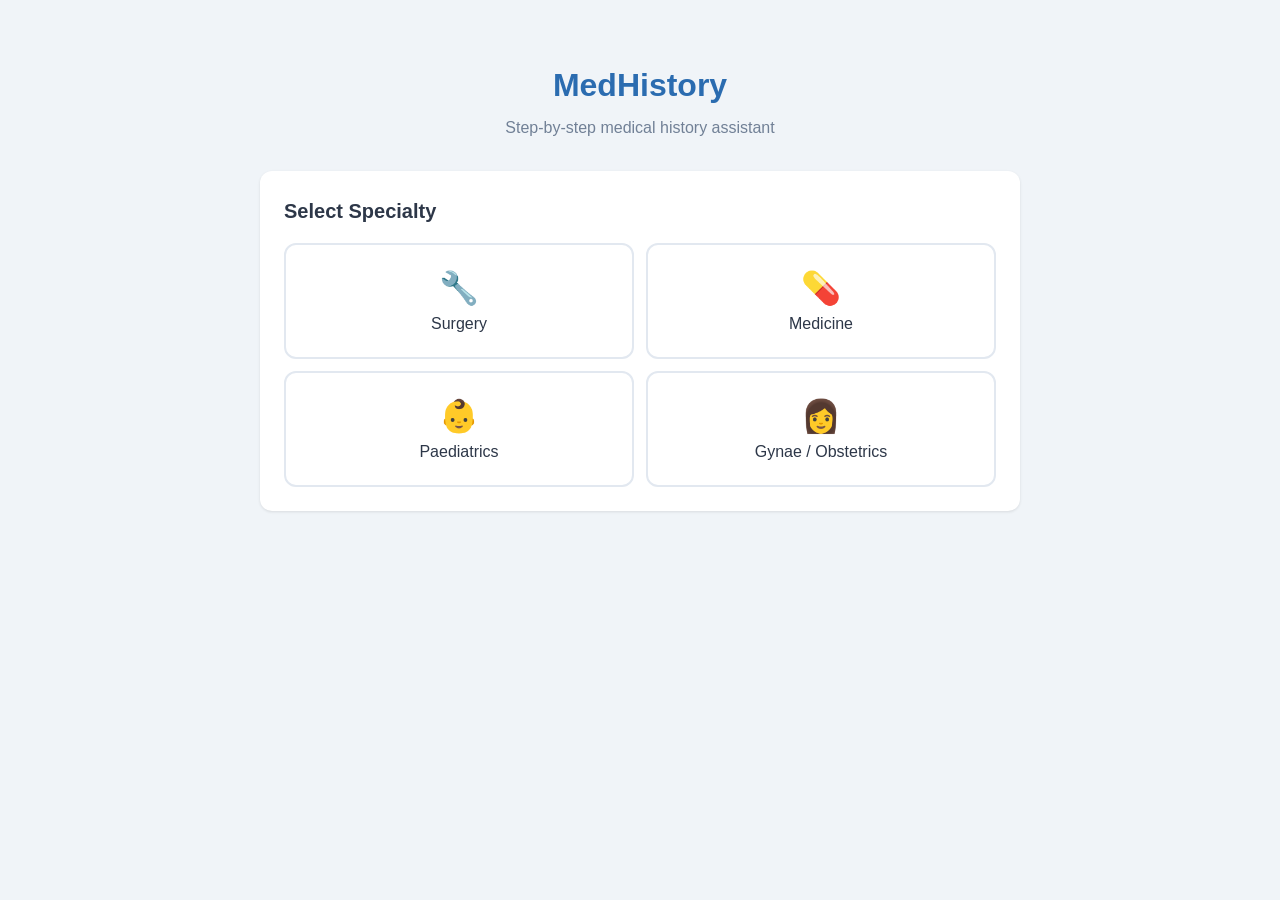
<file: standalone.html>
<!DOCTYPE html>
<html lang="en">
<head>
<meta charset="UTF-8">
<meta name="viewport" content="width=device-width, initial-scale=1.0">
<title>MedHistory - Medical History Assistant</title>
<style>
*{margin:0;padding:0;box-sizing:border-box}
body{font-family:-apple-system,BlinkMacSystemFont,'Segoe UI',Roboto,sans-serif;background:#f0f4f8;color:#1a202c;line-height:1.6}
.app-container{max-width:800px;margin:0 auto;padding:20px}
header{text-align:center;padding:40px 20px 30px}
header h1{font-size:2rem;color:#2b6cb0;margin-bottom:4px}
header p{color:#718096;font-size:1rem}
.card{background:#fff;border-radius:12px;padding:24px;box-shadow:0 1px 3px rgba(0,0,0,0.1);margin-bottom:20px}
.card h2{font-size:1.25rem;margin-bottom:16px;color:#2d3748}
.hidden{display:none!important}
.specialty-grid{display:grid;grid-template-columns:1fr 1fr;gap:12px}
.specialty-btn{display:flex;flex-direction:column;align-items:center;gap:8px;padding:24px 16px;border:2px solid #e2e8f0;border-radius:12px;background:#fff;cursor:pointer;font-size:1rem;color:#2d3748;transition:all .2s}
.specialty-btn:hover{border-color:#2b6cb0;background:#ebf8ff;transform:translateY(-2px);box-shadow:0 4px 12px rgba(43,108,176,.15)}
.specialty-btn .icon{font-size:2rem}
.progress-container{display:flex;align-items:center;gap:12px;margin-bottom:20px}
.progress-bar{flex:1;height:8px;background:#e2e8f0;border-radius:4px;overflow:hidden}
.progress-fill{height:100%;width:0%;background:linear-gradient(90deg,#2b6cb0,#48bb78);border-radius:4px;transition:width .3s}
#progress-text{font-size:.875rem;color:#718096;white-space:nowrap}
.step-indicator{display:flex;gap:8px;margin-bottom:20px;overflow-x:auto;padding-bottom:4px}
.step-dot{display:flex;align-items:center;gap:4px;padding:6px 12px;border-radius:20px;font-size:.75rem;background:#e2e8f0;color:#718096;white-space:nowrap;cursor:pointer;transition:all .2s}
.step-dot.active{background:#2b6cb0;color:#fff}
.step-dot.completed{background:#48bb78;color:#fff}
.form-group{margin-bottom:16px}
.form-group label{display:block;font-weight:600;margin-bottom:6px;color:#2d3748;font-size:.95rem}
.form-group .hint{font-size:.8rem;color:#718096;margin-bottom:6px}
.form-group input,.form-group textarea,.form-group select{width:100%;padding:10px 12px;border:2px solid #e2e8f0;border-radius:8px;font-size:.95rem;font-family:inherit;transition:border-color .2s;background:#fff}
.form-group input:focus,.form-group textarea:focus,.form-group select:focus{outline:none;border-color:#2b6cb0}
.form-group textarea{resize:vertical;min-height:80px}
.form-group input[type=checkbox],.form-group input[type=radio]{width:auto;margin-right:8px}
.checkbox-group,.radio-group{display:flex;flex-direction:column;gap:8px}
.checkbox-group label,.radio-group label{display:flex;align-items:center;font-weight:400;cursor:pointer}
.nav-buttons{display:flex;justify-content:space-between;gap:12px;margin-top:24px}
.btn{padding:12px 24px;border:none;border-radius:8px;font-size:1rem;font-weight:600;cursor:pointer;transition:all .2s}
.btn:disabled{opacity:.4;cursor:not-allowed}
.btn-primary{background:#2b6cb0;color:#fff}
.btn-primary:hover:not(:disabled){background:#1a4d7a}
.btn-secondary{background:#e2e8f0;color:#4a5568}
.btn-secondary:hover:not(:disabled){background:#cbd5e0}
.btn-success{background:#48bb78;color:#fff}
.btn-success:hover:not(:disabled){background:#38a169}
.summary-actions{display:flex;gap:12px;margin-top:20px}
#summary-content h3{color:#2b6cb0;margin:16px 0 8px;border-bottom:2px solid #e2e8f0;padding-bottom:4px}
#summary-content p{margin:4px 0;padding-left:8px}
@media(max-width:600px){.specialty-grid{grid-template-columns:1fr}.app-container{padding:12px}header h1{font-size:1.5rem}.card{padding:16px}.step-indicator{gap:4px}.step-dot{padding:4px 8px;font-size:.7rem}}
</style>
</head>
<body>
<div class="app-container">
<header>
<h1>MedHistory</h1>
<p>Step-by-step medical history assistant</p>
</header>

<div id="specialty-selector" class="card">
<h2>Select Specialty</h2>
<div class="specialty-grid">
<button class="specialty-btn" onclick="startAssessment('surgery')"><span class="icon">🔧</span><span>Surgery</span></button>
<button class="specialty-btn" onclick="startAssessment('medicine')"><span class="icon">💊</span><span>Medicine</span></button>
<button class="specialty-btn" onclick="startAssessment('paediatric')"><span class="icon">👶</span><span>Paediatrics</span></button>
<button class="specialty-btn" onclick="startAssessment('gynaeobs')"><span class="icon">👩</span><span>Gynae / Obstetrics</span></button>
</div>
</div>

<div id="assessment-view" class="hidden">
<div class="progress-container">
<div id="progress-bar" class="progress-bar"><div id="progress-fill" class="progress-fill"></div></div>
<span id="progress-text">Step 1 of 10</span>
</div>
<div id="step-indicator" class="step-indicator"></div>
<div id="step-content" class="card"></div>
<div class="nav-buttons">
<button id="prev-btn" class="btn btn-secondary" onclick="prevStep()" disabled>Previous</button>
<button id="next-btn" class="btn btn-primary" onclick="nextStep()">Next</button>
<button id="submit-btn" class="btn btn-success hidden" onclick="submitAssessment()">Complete</button>
</div>
</div>

<div id="summary-view" class="hidden">
<div class="card">
<h2>Medical History Summary</h2>
<div id="summary-content"></div>
<div class="summary-actions">
<button class="btn btn-primary" onclick="printSummary()">Print</button>
<button class="btn btn-secondary" onclick="resetApp()">New Assessment</button>
</div>
</div>
</div>
</div>

<script>
const BASE_STEPS = [
{id:'patient-info',title:'Patient Information',fields:[
{id:'name',label:'Full Name',type:'text',required:true},
{id:'age',label:'Age',type:'number',required:true},
{id:'gender',label:'Gender',type:'select',options:['Male','Female','Other'],required:true},
{id:'occupation',label:'Occupation',type:'text'},
{id:'contact',label:'Contact Number',type:'tel'},
{id:'address',label:'Address',type:'textarea'}
]},
{id:'chief-complaint',title:'Chief Complaint',fields:[
{id:'cc',label:'What is the main problem?',type:'textarea',required:true,hint:'In the patient\'s own words'},
{id:'duration',label:'How long has this been present?',type:'text',required:true},
{id:'onset',label:'Onset',type:'select',options:['Sudden','Gradual','Intermittent','Constant']},
{id:'severity',label:'Severity (1-10)',type:'number',attrs:{min:1,max:10}}
]},
{id:'hopi',title:'History of Presenting Illness',fields:[
{id:'site',label:'Site / Location',type:'text'},
{id:'character',label:'Character (quality of symptom)',type:'textarea'},
{id:'radiation',label:'Radiation (does it spread?)',type:'text'},
{id:'assoc_symptoms',label:'Associated symptoms',type:'textarea'},
{id:'timing',label:'Timing / frequency',type:'textarea'},
{id:'exacerbating',label:'What makes it worse?',type:'textarea'},
{id:'relieving',label:'What makes it better?',type:'textarea'},
{id:'previous_episodes',label:'Previous similar episodes?',type:'text'},
{id:'treatment_tried',label:'Any treatment tried?',type:'textarea'}
]},
{id:'pmh',title:'Past Medical History',fields:[
{id:'chronic_dz',label:'Chronic diseases (DM, HTN, Asthma, etc.)',type:'textarea'},
{id:'hospitalizations',label:'Previous hospitalizations',type:'textarea'},
{id:'surgeries',label:'Previous surgeries',type:'textarea'},
{id:'blood_transfusion',label:'Blood transfusion history',type:'text'},
{id:'allergies',label:'Allergies (drugs, food, etc.)',type:'textarea'},
{id:'vaccinations',label:'Vaccination status',type:'textarea'}
]},
{id:'drug-history',title:'Drug History',fields:[
{id:'current_meds',label:'Current medications (name, dose, frequency)',type:'textarea'},
{id:'otc_meds',label:'Over-the-counter / herbal medications',type:'textarea'},
{id:'adverse_drug',label:'Previous adverse drug reactions',type:'textarea'},
{id:'adherence',label:'Medication adherence',type:'select',options:['Always','Sometimes','Rarely','Never']}
]},
{id:'family-history',title:'Family History',fields:[
{id:'family_dz',label:'Family diseases (DM, HTN, Cancer, etc.)',type:'textarea'},
{id:'genetic_disorders',label:'Genetic / hereditary disorders',type:'textarea'},
{id:'family_mental',label:'Family psychiatric history',type:'textarea'}
]},
{id:'social-history',title:'Social History',fields:[
{id:'smoking',label:'Smoking status',type:'select',options:['Never','Former','Current']},
{id:'alcohol',label:'Alcohol consumption',type:'select',options:['Never','Occasional','Regular']},
{id:'substance_use',label:'Recreational drug use',type:'textarea'},
{id:'diet',label:'Diet / nutrition',type:'textarea'},
{id:'exercise',label:'Exercise habits',type:'text'},
{id:'living_situation',label:'Living situation',type:'textarea'}
]},
{id:'review-systems',title:'Review of Systems',fields:[
{id:'general_symptoms',label:'General (fever, weight loss, fatigue, night sweats)',type:'textarea'},
{id:'respiratory',label:'Respiratory (cough, SOB, chest pain, wheeze)',type:'textarea'},
{id:'cardiovascular',label:'Cardiovascular (chest pain, palpitations, edema)',type:'textarea'},
{id:'gastrointestinal',label:'GI (nausea, vomiting, diarrhea, constipation, blood)',type:'textarea'},
{id:'neurological',label:'Neurological (headache, dizziness, weakness, numbness)',type:'textarea'},
{id:'musculoskeletal',label:'Musculoskeletal (joint pain, swelling, stiffness)',type:'textarea'},
{id:'genitourinary',label:'GU (dysuria, frequency, discharge)',type:'textarea'},
{id:'dermatological',label:'Dermatological (rash, itching, lesions)',type:'textarea'}
]},
{id:'physical-exam',title:'Physical Examination Findings',fields:[
{id:'vitals_bp',label:'Blood Pressure',type:'text',hint:'e.g. 120/80'},
{id:'vitals_hr',label:'Heart Rate',type:'number'},
{id:'vitals_rr',label:'Respiratory Rate',type:'number'},
{id:'vitals_temp',label:'Temperature (°C)',type:'text'},
{id:'vitals_o2',label:'O2 Saturation (%)',type:'number'},
{id:'gen_exam',label:'General examination findings',type:'textarea'},
{id:'system_exam',label:'System-specific examination findings',type:'textarea'}
]},
{id:'assessment-plan',title:'Assessment & Plan',fields:[
{id:'differential',label:'Differential diagnoses',type:'textarea'},
{id:'investigations',label:'Investigations ordered / needed',type:'textarea'},
{id:'treatment_plan',label:'Treatment plan',type:'textarea'},
{id:'referral',label:'Referral needed?',type:'text'},
{id:'follow_up',label:'Follow-up plan',type:'textarea'},
{id:'clinician_name',label:'Clinician name',type:'text'},
{id:'date',label:'Date',type:'date'}
]}
];

const SURGERY_QUESTIONS = [
{id:'surgical-specific',title:'Surgical-Specific History',fields:[
{id:'surg_bleeding',label:'Bleeding tendency / coagulopathy',type:'select',options:['None','Easy bruising','Prolonged bleeding','On anticoagulants','Unknown']},
{id:'surg_anesthesia',label:'Previous anesthesia complications?',type:'textarea'},
{id:'surg_fasting',label:'Last meal / fasting status',type:'text'},
{id:'surg_wound',label:'Wound healing history',type:'select',options:['Normal','Delayed','Keloid formation','Unknown']},
{id:'surg_dvt',label:'DVT / PE risk factors',type:'textarea'},
{id:'surg_bowel',label:'Bowel / bladder function',type:'textarea'},
{id:'surg_menstrual',label:'Menstrual status (if female, LMP)',type:'text',hint:'Relevant for pregnancy before surgery'},
{id:'surg_implants',label:'Any implants / pacemaker / prosthesis?',type:'textarea'},
{id:'surg_antibiotics',label:'Antibiotic allergies',type:'text'}
]},
{id:'wound-assessment',title:'Wound / Lesion Assessment',fields:[
{id:'wound_type',label:'Type of wound / lesion',type:'select',options:['Laceration','Incision','Ulcer','Abscess','Mass','Burn','Other']},
{id:'wound_size',label:'Size (cm)',type:'text'},
{id:'wound_depth',label:'Depth',type:'select',options:['Superficial','Partial thickness','Full thickness','Through and through']},
{id:'wound_edge',label:'Edge / margin characteristics',type:'textarea'},
{id:'wound_discharge',label:'Discharge / exudate',type:'select',options:['None','Serous','Purulent','Sanguinous','Foul-smelling']},
{id:'wound_surrounding',label:'Surrounding skin appearance',type:'textarea'},
{id:'wound_pain',label:'Pain score at wound site (1-10)',type:'number',attrs:{min:1,max:10}},
{id:'wound_imaging',label:'Imaging findings (if done)',type:'textarea'}
]}
];

const MEDICINE_QUESTIONS = [
{id:'medicine-specific',title:'Medical-Specific History',fields:[
{id:'med_onset_details',label:'Detailed onset and progression of symptoms',type:'textarea'},
{id:'med_functional',label:'Functional status / ECOG performance score',type:'select',options:['0 - Fully active','1 - Restricted in strenuous activity','2 - Ambulatory, unable to work','3 - Limited self-care','4 - Completely disabled']}
]},
{id:'system-review-detailed',title:'System-Specific Review',fields:[
{id:'med_endocrine',label:'Endocrine (thyroid, diabetes, adrenal)',type:'textarea'},
{id:'med_renal',label:'Renal (urine output, edema, dialysis)',type:'textarea'},
{id:'med_hepatic',label:'Hepatic (jaundice, ascites, encephalopathy)',type:'textarea'},
{id:'med_hematologic',label:'Hematologic (anemia, bruising, lymph nodes)',type:'textarea'},
{id:'med_immunologic',label:'Immunologic / autoimmune history',type:'textarea'},
{id:'med_psychiatric',label:'Psychiatric history (depression, anxiety, etc.)',type:'textarea'},
{id:'med_infections',label:'Recent infections / fever history',type:'textarea'}
]},
{id:'risk-factors',title:'Risk Factor Assessment',fields:[
{id:'med_bmi',label:'BMI',type:'text'},
{id:'med_waist',label:'Waist circumference (cm)',type:'text'},
{id:'med_family_cvd',label:'Family history of premature CVD',type:'select',options:['No','Yes - parent','Yes - sibling','Unknown']},
{id:'med_lipids',label:'Lipid profile (if known)',type:'text'},
{id:'med_glucose',label:'Blood glucose / HbA1c (if known)',type:'text'}
]}
];

const PAEDIATRIC_QUESTIONS = [
{id:'antenatal-history',title:'Antenatal & Birth History',fields:[
{id:'preg_duration',label:'Gestation at birth (weeks)',type:'number'},
{id:'birth_type',label:'Type of delivery',type:'select',options:['Normal vaginal','C-section','Forceps','Vacuum','Breech']},
{id:'birth_weight',label:'Birth weight (kg)',type:'text'},
{id:'antenatal_complications',label:'Antenatal complications',type:'textarea',hint:'Maternal infections, medications, diabetes, hypertension'},
{id:'perinatal_complications',label:'Perinatal complications',type:'textarea',hint:'Resuscitation needed, NICU stay, jaundice, hypoxia'},
{id:'feeding_birth',label:'Feeding at birth',type:'select',options:['Breastfeeding','Formula','Mixed']}
]},
{id:'developmental-history',title:'Developmental Milestones',fields:[
{id:'dev_motor',label:'Motor milestones (rolling, sitting, crawling, walking)',type:'textarea'},
{id:'dev_speech',label:'Speech / language milestones',type:'textarea'},
{id:'dev_social',label:'Social / behavioral milestones',type:'textarea'},
{id:'dev_school',label:'School performance (if applicable)',type:'textarea'},
{id:'dev_concerns',label:'Any developmental concerns?',type:'textarea'}
]},
{id:'paediatric-feeding',title:'Feeding & Nutrition',fields:[
{id:'feed_current',label:'Current feeding method',type:'select',options:['Breastfeeding','Formula','Mixed','Solid foods','Picky eater']},
{id:'feed_freq',label:'Feeding frequency',type:'text'},
{id:'feed_intake',label:'Estimated intake / appetite',type:'textarea'},
{id:'feed_issues',label:'Feeding difficulties (reflux, vomiting, choking)',type:'textarea'},
{id:'growth_params',label:'Growth parameters (weight, height, head circumference)',type:'textarea'}
]},
{id:'paediatric-immunization',title:'Immunization & Screening',fields:[
{id:'immunization_status',label:'Immunization status (up to date?)',type:'select',options:['Up to date','Partially immunized','Not immunized','Unknown']},
{id:'immunization_details',label:'Immunization details / dates',type:'textarea'},
{id:'newborn_screening',label:'Newborn screening results',type:'textarea'},
{id:'paed_allergies',label:'Known allergies',type:'textarea'}
]},
{id:'paediatric-review',title:'Paediatric Review of Systems',fields:[
{id:'paed_growth',label:'Growth concerns (short stature, failure to thrive, obesity)',type:'textarea'},
{id:'paed_sleep',label:'Sleep patterns / disturbances',type:'textarea'},
{id:'paed_toileting',label:'Toilet training status',type:'textarea'},
{id:'paed_behaviour',label:'Behavioral concerns',type:'textarea'},
{id:'paed_infections',label:'Recurrent infections?',type:'textarea'},
{id:'paed_hospitalizations',label:'Previous hospitalizations / surgeries',type:'textarea'}
]}
];

const GYNAEOBS_QUESTIONS = [
{id:'menstrual-history',title:'Menstrual History',fields:[
{id:'gyn_menarche',label:'Age at menarche',type:'number'},
{id:'gyn_lmp',label:'LMP (Last Menstrual Period)',type:'date'},
{id:'gyn_cycle',label:'Cycle length (days)',type:'text',hint:'e.g. 28 days, irregular'},
{id:'gyn_duration',label:'Duration of bleeding (days)',type:'text'},
{id:'gyn_flow',label:'Flow amount',type:'select',options:['Light','Moderate','Heavy','Very heavy']},
{id:'gyn_dysmenorrhea',label:'Dysmenorrhea (painful periods)',type:'select',options:['None','Mild','Moderate','Severe']},
{id:'gyn_menopause',label:'Menopausal status',type:'select',options:['Premenopausal','Perimenopausal','Postmenopausal','Not applicable']},
{id:'gyn_bleeding_issues',label:'Abnormal uterine bleeding?',type:'textarea'}
]},
{id:'obstetric-history',title:'Obstetric History',fields:[
{id:'gyn_gravida',label:'Gravida (total pregnancies)',type:'number'},
{id:'gyn_para',label:'Para (deliveries > 24 weeks)',type:'number'},
{id:'gyn_abortions',label:'Abortions (spontaneous / elective)',type:'text'},
{id:'gyn_living',label:'Living children',type:'number'},
{id:'gyn_obstetric_complications',label:'Obstetric complications',type:'textarea',hint:'Pre-eclampsia, gestational diabetes, hemorrhage, etc.'},
{id:'gyn_delivery_types',label:'Types of deliveries',type:'textarea',hint:'Vaginal / C-section details'},
{id:'gyn_breastfeeding',label:'Breastfeeding history',type:'textarea'}
]},
{id:'gynae-history',title:'Gynaecological History',fields:[
{id:'gyn_contraception',label:'Current / past contraception',type:'textarea'},
{id:'gyn_cervical_screening',label:'Cervical screening (Pap smear) history',type:'textarea'},
{id:'gyn_sti',label:'STI history',type:'textarea'},
{id:'gyn_pelvic_pain',label:'Pelvic pain / dyspareunia',type:'textarea'},
{id:'gyn_vaginal_discharge',label:'Vaginal discharge / itching',type:'textarea'},
{id:'gyn_fibroids',label:'Fibroids / endometriosis / PCOS history',type:'textarea'},
{id:'gyn_urinary',label:'Urinary symptoms (incontinence, frequency)',type:'textarea'},
{id:'gyn_breast',label:'Breast symptoms / self-exam findings',type:'textarea'}
]},
{id:'pregnancy-current',title:'Current Pregnancy (if applicable)',fields:[
{id:'preg_gestational_age',label:'Gestational age',type:'text'},
{id:'preg_edd',label:'Estimated Due Date (EDD)',type:'date'},
{id:'preg_antenatal_care',label:'Antenatal care / visits',type:'textarea'},
{id:'preg_scan',label:'Ultrasound findings',type:'textarea'},
{id:'preg_complaints',label:'Current pregnancy complaints',type:'textarea'},
{id:'preg_movements',label:'Fetal movements',type:'textarea'},
{id:'preg_risk_factors',label:'Risk factors (age, BMI, medical conditions)',type:'textarea'}
]}
];

let currentSpecialty=null,currentStep=0,steps=[],formData={};

function getSpecialtyQuestions(s){return{surgery:SURGERY_QUESTIONS,medicine:MEDICINE_QUESTIONS,paediatric:PAEDIATRIC_QUESTIONS,gynaeobs:GYNAEOBS_QUESTIONS}[s]||[]}

function getSteps(s){const b=JSON.parse(JSON.stringify(BASE_STEPS)),e=getSpecialtyQuestions(s);return[...b,...e]}

function startAssessment(s){currentSpecialty=s;currentStep=0;formData={};steps=getSteps(s);document.getElementById('specialty-selector').classList.add('hidden');document.getElementById('assessment-view').classList.remove('hidden');document.getElementById('summary-view').classList.add('hidden');renderStep()}

function renderStep(){const step=steps[currentStep];if(!step)return;renderStepIndicator();updateProgress();const c=document.getElementById('step-content');let html='<h2>'+(currentStep+1)+'. '+step.title+'</h2>';step.fields.forEach(f=>{const v=formData[f.id]||'',req=f.required?'required':'',hint=f.hint?'<div class="hint">'+f.hint+'</div>':'',attrs=f.attrs?Object.entries(f.attrs).map(([k,v])=>k+'="'+v+'"').join(' '):'';html+='<div class="form-group"><label for="'+f.id+'">'+f.label+(f.required?' <span style="color:#e53e3e">*</span>':'')+'</label>'+hint;switch(f.type){case'textarea':html+='<textarea id="'+f.id+'" name="'+f.id+'" '+req+' '+attrs+'>'+v+'</textarea>';break;case'select':html+='<select id="'+f.id+'" name="'+f.id+'" '+req+'><option value="">-- Select --</option>';(f.options||[]).forEach(o=>{html+='<option value="'+o+'"'+(v===o?'selected':'')+'>'+o+'</option>'})
html+='</select>';break;case'checkbox':const vals=Array.isArray(v)?v:[];html+='<div class="checkbox-group">';(f.options||[]).forEach(o=>{html+='<label><input type="checkbox" name="'+f.id+'" value="'+o+'"'+(vals.includes(o)?'checked':'')+'> '+o+'</label>'});html+='</div>';break;case'radio':html+='<div class="radio-group">';(f.options||[]).forEach(o=>{html+='<label><input type="radio" name="'+f.id+'" value="'+o+'"'+(v===o?'checked':'')+' '+req+'> '+o+'</label>'});html+='</div>';break;default:html+='<input type="'+f.type+'" id="'+f.id+'" name="'+f.id+'" value="'+v+'" '+req+' '+attrs+'>'}html+='</div>'})
c.innerHTML=html;document.getElementById('prev-btn').disabled=currentStep===0;document.getElementById('next-btn').classList.toggle('hidden',currentStep>=steps.length-1);document.getElementById('submit-btn').classList.toggle('hidden',currentStep<steps.length-1)}

function renderStepIndicator(){const c=document.getElementById('step-indicator');let h='';steps.forEach((s,i)=>{let c='step-dot';if(i===currentStep)c+=' active';else if(i<currentStep)c+=' completed';h+='<div class="'+c+'" onclick="goToStep('+i+')">'+(i+1)+'. '+s.title+'</div>'});c.innerHTML=h}

function updateProgress(){const p=((currentStep+1)/steps.length)*100;document.getElementById('progress-fill').style.width=p+'%';document.getElementById('progress-text').textContent='Step '+(currentStep+1)+' of '+steps.length}

function saveCurrentStep(){const step=steps[currentStep];if(!step)return;let allValid=true;step.fields.forEach(f=>{const el=document.getElementById(f.id);if(!el)return;let v;if(f.type==='checkbox'){const ch=document.querySelectorAll('input[name="'+f.id+'"]:checked');v=Array.from(ch).map(c=>c.value)}else v=el.value;formData[f.id]=v;if(f.required){const ok=f.type==='checkbox'?v.length>0:v&&v.trim()!=='';if(!ok){allValid=false;el.style.borderColor='#e53e3e'}else el.style.borderColor=''}});return allValid}

function nextStep(){if(!saveCurrentStep())return;if(currentStep<steps.length-1){currentStep++;renderStep()}}
function prevStep(){saveCurrentStep();if(currentStep>0){currentStep--;renderStep()}}
function goToStep(i){if(i===currentStep)return;if(!saveCurrentStep())return;currentStep=i;renderStep()}

function submitAssessment(){if(!saveCurrentStep()){alert('Please fill in all required fields before completing.');return}
document.getElementById('assessment-view').classList.add('hidden');document.getElementById('summary-view').classList.remove('hidden');renderSummary()}

function renderSummary(){const c=document.getElementById('summary-content'),sName=currentSpecialty.charAt(0).toUpperCase()+currentSpecialty.slice(1);let h='<p><strong>Specialty:</strong> '+sName+'</p><p><strong>Date:</strong> '+new Date().toLocaleDateString()+'</p><hr style="margin:12px 0;border-color:#e2e8f0">'
steps.forEach(step=>{let has=false,sec='';step.fields.forEach(f=>{const v=formData[f.id];if(v&&(typeof v==='string'?v.trim()!=='':v.length>0)){has=true;sec+='<p><strong>'+f.label+':</strong> '+(Array.isArray(v)?v.join(', '):v)+'</p>'}})
if(has)h+='<h3>'+step.title+'</h3>'+sec})
c.innerHTML=h.includes('<h3>')?h:h+'<p><em>No data entered.</em></p>'}

function printSummary(){window.print()}
function resetApp(){currentSpecialty=null;currentStep=0;steps=[];formData={};document.getElementById('specialty-selector').classList.remove('hidden');document.getElementById('assessment-view').classList.add('hidden');document.getElementById('summary-view').classList.add('hidden')}
</script>
</body>
</html>
</file>
<file: css/style.css>
*{margin:0;padding:0;box-sizing:border-box}
body{font-family:-apple-system,BlinkMacSystemFont,'Segoe UI',Roboto,sans-serif;background:#f0f4f8;color:#1a202c;line-height:1.6}
.app-container{max-width:860px;margin:0 auto;padding:20px}
header{text-align:center;padding:30px 20px 20px;position:relative}
header h1{font-size:1.75rem;color:#2b6cb0;margin-bottom:2px}
header p{color:#718096;font-size:0.9rem}
body.dark-mode{background:#1a202c;color:#e2e8f0}
body.dark-mode .card,body.dark-mode .form-toolbar,body.dark-mode .section-card{background:#2d3748;border-color:#4a5568}
body.dark-mode .card h2,body.dark-mode .section-card .section-title{color:#e2e8f0}
body.dark-mode .section-card{border-left-color:#4299e1}
body.dark-mode .form-group label{color:#cbd5e0}
body.dark-mode .form-group input,body.dark-mode .form-group textarea,body.dark-mode .form-group select{background:#1a202c;border-color:#4a5568;color:#e2e8f0}
body.dark-mode .form-group input:focus,body.dark-mode .form-group textarea:focus,body.dark-mode .form-group select:focus{border-color:#4299e1}
body.dark-mode .specialty-btn{background:#2d3748;border-color:#4a5568;color:#e2e8f0}
body.dark-mode .specialty-btn:hover{border-color:#4299e1;background:#2c5282}
body.dark-mode .history-item{border-color:#4a5568}
body.dark-mode .history-item:hover{background:#2c5282;border-color:#4299e1}
body.dark-mode .toolbar-info{color:#4299e1}
body.dark-mode header h1{color:#4299e1}
body.dark-mode header p{color:#a0aec0}
body.dark-mode .btn-primary{background:#4299e1}
body.dark-mode .btn-primary:hover{background:#2b6cb0}
body.dark-mode .toolbar-clock{color:#a0aec0}
body.dark-mode #restore-banner{background:#2d3748!important;border-left-color:#dd6b20!important}
@media print{body.dark-mode{background:#fff;color:#000}}
.teach-tip{background:#fffbeb;border-left:3px solid #dd6b20;padding:8px 12px;margin-bottom:12px;font-size:.82rem;color:#92400e;border-radius:0 4px 4px 0;line-height:1.5}
.teach-hint{background:#fffbeb;border:1px solid #fde68a;padding:4px 8px;margin-top:4px;font-size:.78rem;color:#92400e;border-radius:4px;line-height:1.4}
body.dark-mode .teach-tip,body.dark-mode .teach-hint{background:#451a03;border-color:#b45309;color:#fde68a}
.card{background:#fff;border-radius:8px;padding:20px 24px;box-shadow:0 1px 3px rgba(0,0,0,0.1);margin-bottom:16px}
.card h2{font-size:1.15rem;margin-bottom:12px;color:#2d3748}
.hidden{display:none!important}
.specialty-grid{display:grid;grid-template-columns:1fr 1fr;gap:12px}
.specialty-btn{display:flex;flex-direction:column;align-items:center;gap:6px;padding:20px 16px;border:2px solid #e2e8f0;border-radius:8px;background:#fff;cursor:pointer;font-size:1rem;color:#2d3748;transition:all .2s}
.specialty-btn:hover{border-color:#2b6cb0;background:#ebf8ff;transform:translateY(-1px);box-shadow:0 3px 10px rgba(43,108,176,.12)}
.form-toolbar{display:flex;justify-content:space-between;align-items:center;flex-wrap:wrap;gap:10px;background:#fff;border:2px solid #2b6cb0;border-radius:8px;padding:12px 20px;margin-bottom:20px;position:sticky;top:8px;z-index:10;box-shadow:0 2px 8px rgba(0,0,0,0.08)}
.toolbar-info{display:flex;flex-direction:column;gap:2px;font-weight:600;color:#2b6cb0;font-size:.95rem}
.toolbar-condition{font-weight:400;color:#48bb78;font-size:.85rem}
.toolbar-clock{font-size:.85rem;color:#4a5568;font-family:'Courier New',monospace;white-space:nowrap;margin-left:auto}

.section-card{background:#fff;border:1px solid #e2e8f0;border-left:4px solid #2b6cb0;border-radius:6px;padding:16px 20px 20px;margin-bottom:14px;page-break-inside:avoid}
.section-card .section-title{font-size:1rem;font-weight:600;color:#2b6cb0;margin-bottom:12px;padding-bottom:6px;border-bottom:1px solid #e2e8f0}
.section-card .section-number{display:inline-block;background:#2b6cb0;color:#fff;width:20px;height:20px;border-radius:50%;text-align:center;font-size:.7rem;line-height:20px;margin-right:8px;flex-shrink:0}
.form-group{margin-bottom:12px}
.form-group label{display:block;font-weight:600;margin-bottom:4px;color:#2d3748;font-size:.85rem}
.form-group .hint{font-size:.75rem;color:#718096;margin-bottom:4px}
.form-group input,.form-group textarea,.form-group select{width:100%;padding:8px 10px;border:1px solid #d0d7de;border-radius:6px;font-size:.9rem;font-family:inherit;transition:border-color .2s;background:#fff}
.form-group input:focus,.form-group textarea:focus,.form-group select:focus{outline:none;border-color:#2b6cb0;box-shadow:0 0 0 2px rgba(43,108,176,.15)}
.form-group textarea{resize:vertical;min-height:60px}
.form-group input[type=checkbox],.form-group input[type=radio]{width:auto;margin-right:6px}
.checkbox-group,.radio-group{display:flex;flex-wrap:wrap;gap:4px 16px}
.checkbox-group label,.radio-group label{display:flex;align-items:center;font-weight:400;cursor:pointer;font-size:.85rem;padding:3px 0}
.grid-2{display:grid;grid-template-columns:1fr 1fr;gap:10px 20px}
.grid-3{display:grid;grid-template-columns:1fr 1fr 1fr;gap:10px 16px}
.col-span-2{grid-column:span 2}
.col-span-3{grid-column:span 3}
.btn{padding:10px 20px;border:none;border-radius:6px;font-size:.9rem;font-weight:600;cursor:pointer;transition:all .2s}
.btn-primary{background:#2b6cb0;color:#fff}
.btn-primary:hover{background:#1a4d7a}
.btn-secondary{background:#e2e8f0;color:#4a5568}
.btn-secondary:hover{background:#cbd5e0}
.history-item{padding:10px 14px;border:1px solid #e2e8f0;border-radius:6px;margin-bottom:6px;cursor:pointer;transition:all .15s}
.history-item:hover{background:#ebf8ff;border-color:#2b6cb0}
@media print{body{background:#fff}#specialty-selector,.form-toolbar,.specialty-btn,#history-list,#restore-banner{display:none!important}header p{display:none}.app-container{padding:0;max-width:100%}.section-card{border:1px solid #ddd;page-break-inside:avoid}.section-card[data-print-empty]{display:none!important}.form-group input,.form-group textarea,.form-group select{border:none;border-bottom:1px solid #ddd}}
@media(max-width:600px){.specialty-grid{grid-template-columns:1fr}.app-container{padding:10px}header h1{font-size:1.4rem}.form-toolbar{flex-direction:column;align-items:flex-start;position:static}.grid-2,.grid-3{grid-template-columns:1fr}.col-span-2,.col-span-3{grid-column:span 1}.section-card{padding:12px 14px 16px}}
</file>
